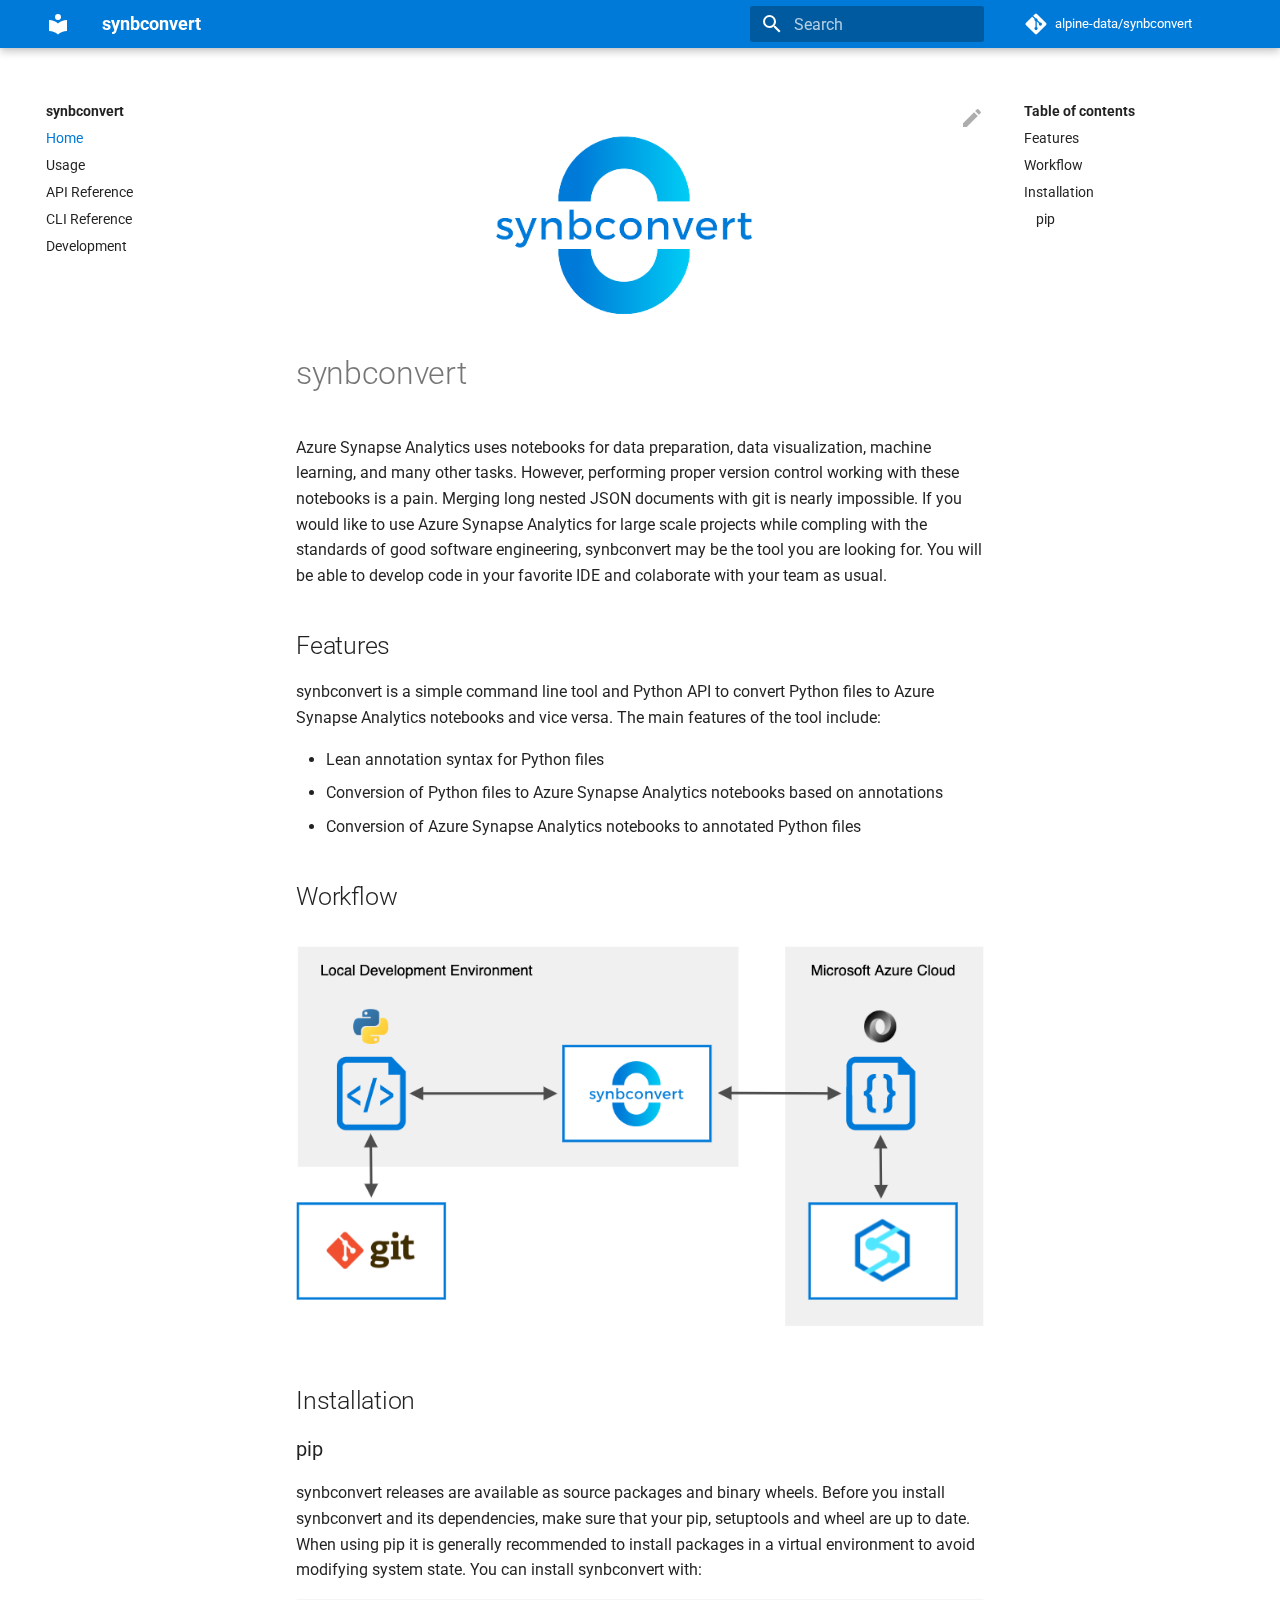
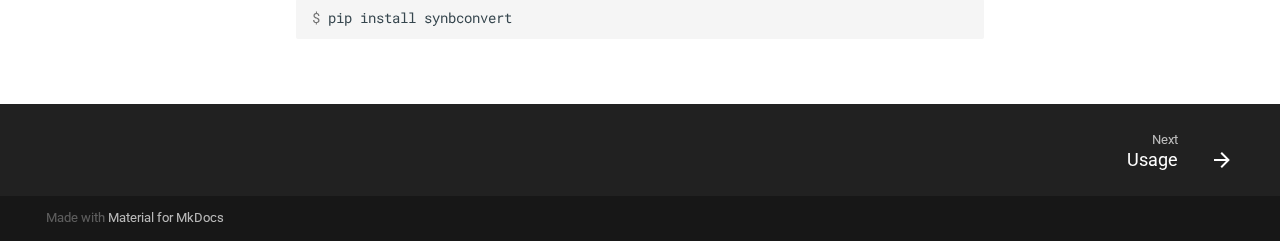
<file: index.html>
<!doctype html>
<html lang="en" class="no-js">
  <head>
    
      <meta charset="utf-8">
      <meta name="viewport" content="width=device-width,initial-scale=1">
      
      
      
      <link rel="icon" href="img/favicon.png">
      <meta name="generator" content="mkdocs-1.2.3, mkdocs-material-8.2.5">
    
    
      
        <title>synbconvert</title>
      
    
    
      <link rel="stylesheet" href="assets/stylesheets/main.2d9f7617.min.css">
      
        
        <link rel="stylesheet" href="assets/stylesheets/palette.e6a45f82.min.css">
        
      
    
    
    
      
        
        
        <link rel="preconnect" href="https://fonts.gstatic.com" crossorigin>
        <link rel="stylesheet" href="https://fonts.googleapis.com/css?family=Roboto:300,300i,400,400i,700,700i%7CRoboto+Mono:400,400i,700,700i&display=fallback">
        <style>:root{--md-text-font:"Roboto";--md-code-font:"Roboto Mono"}</style>
      
    
    
      <link rel="stylesheet" href="assets/_mkdocstrings.css">
    
      <link rel="stylesheet" href="stylesheets/extra.css">
    
    <script>__md_scope=new URL(".",location),__md_get=(e,_=localStorage,t=__md_scope)=>JSON.parse(_.getItem(t.pathname+"."+e)),__md_set=(e,_,t=localStorage,a=__md_scope)=>{try{t.setItem(a.pathname+"."+e,JSON.stringify(_))}catch(e){}}</script>
    
      

    
    
  </head>
  
  
    
    
    
    
    
    <body dir="ltr" data-md-color-scheme="" data-md-color-primary="none" data-md-color-accent="none">
  
    
    
    <input class="md-toggle" data-md-toggle="drawer" type="checkbox" id="__drawer" autocomplete="off">
    <input class="md-toggle" data-md-toggle="search" type="checkbox" id="__search" autocomplete="off">
    <label class="md-overlay" for="__drawer"></label>
    <div data-md-component="skip">
      
        
        <a href="#synbconvert" class="md-skip">
          Skip to content
        </a>
      
    </div>
    <div data-md-component="announce">
      
    </div>
    
    
      

<header class="md-header" data-md-component="header">
  <nav class="md-header__inner md-grid" aria-label="Header">
    <a href="." title="synbconvert" class="md-header__button md-logo" aria-label="synbconvert" data-md-component="logo">
      
  
  <svg xmlns="http://www.w3.org/2000/svg" viewBox="0 0 24 24"><path d="M12 8a3 3 0 0 0 3-3 3 3 0 0 0-3-3 3 3 0 0 0-3 3 3 3 0 0 0 3 3m0 3.54C9.64 9.35 6.5 8 3 8v11c3.5 0 6.64 1.35 9 3.54 2.36-2.19 5.5-3.54 9-3.54V8c-3.5 0-6.64 1.35-9 3.54z"/></svg>

    </a>
    <label class="md-header__button md-icon" for="__drawer">
      <svg xmlns="http://www.w3.org/2000/svg" viewBox="0 0 24 24"><path d="M3 6h18v2H3V6m0 5h18v2H3v-2m0 5h18v2H3v-2z"/></svg>
    </label>
    <div class="md-header__title" data-md-component="header-title">
      <div class="md-header__ellipsis">
        <div class="md-header__topic">
          <span class="md-ellipsis">
            synbconvert
          </span>
        </div>
        <div class="md-header__topic" data-md-component="header-topic">
          <span class="md-ellipsis">
            
              Home
            
          </span>
        </div>
      </div>
    </div>
    
    
    
      <label class="md-header__button md-icon" for="__search">
        <svg xmlns="http://www.w3.org/2000/svg" viewBox="0 0 24 24"><path d="M9.5 3A6.5 6.5 0 0 1 16 9.5c0 1.61-.59 3.09-1.56 4.23l.27.27h.79l5 5-1.5 1.5-5-5v-.79l-.27-.27A6.516 6.516 0 0 1 9.5 16 6.5 6.5 0 0 1 3 9.5 6.5 6.5 0 0 1 9.5 3m0 2C7 5 5 7 5 9.5S7 14 9.5 14 14 12 14 9.5 12 5 9.5 5z"/></svg>
      </label>
      <div class="md-search" data-md-component="search" role="dialog">
  <label class="md-search__overlay" for="__search"></label>
  <div class="md-search__inner" role="search">
    <form class="md-search__form" name="search">
      <input type="text" class="md-search__input" name="query" aria-label="Search" placeholder="Search" autocapitalize="off" autocorrect="off" autocomplete="off" spellcheck="false" data-md-component="search-query" required>
      <label class="md-search__icon md-icon" for="__search">
        <svg xmlns="http://www.w3.org/2000/svg" viewBox="0 0 24 24"><path d="M9.5 3A6.5 6.5 0 0 1 16 9.5c0 1.61-.59 3.09-1.56 4.23l.27.27h.79l5 5-1.5 1.5-5-5v-.79l-.27-.27A6.516 6.516 0 0 1 9.5 16 6.5 6.5 0 0 1 3 9.5 6.5 6.5 0 0 1 9.5 3m0 2C7 5 5 7 5 9.5S7 14 9.5 14 14 12 14 9.5 12 5 9.5 5z"/></svg>
        <svg xmlns="http://www.w3.org/2000/svg" viewBox="0 0 24 24"><path d="M20 11v2H8l5.5 5.5-1.42 1.42L4.16 12l7.92-7.92L13.5 5.5 8 11h12z"/></svg>
      </label>
      <nav class="md-search__options" aria-label="Search">
        
        <button type="reset" class="md-search__icon md-icon" aria-label="Clear" tabindex="-1">
          <svg xmlns="http://www.w3.org/2000/svg" viewBox="0 0 24 24"><path d="M19 6.41 17.59 5 12 10.59 6.41 5 5 6.41 10.59 12 5 17.59 6.41 19 12 13.41 17.59 19 19 17.59 13.41 12 19 6.41z"/></svg>
        </button>
      </nav>
      
    </form>
    <div class="md-search__output">
      <div class="md-search__scrollwrap" data-md-scrollfix>
        <div class="md-search-result" data-md-component="search-result">
          <div class="md-search-result__meta">
            Initializing search
          </div>
          <ol class="md-search-result__list"></ol>
        </div>
      </div>
    </div>
  </div>
</div>
    
    
      <div class="md-header__source">
        <a href="https://github.com/alpine-data/synbconvert/" title="Go to repository" class="md-source" data-md-component="source">
  <div class="md-source__icon md-icon">
    
    <svg xmlns="http://www.w3.org/2000/svg" viewBox="0 0 448 512"><!--! Font Awesome Free 6.0.0 by @fontawesome - https://fontawesome.com License - https://fontawesome.com/license/free (Icons: CC BY 4.0, Fonts: SIL OFL 1.1, Code: MIT License) Copyright 2022 Fonticons, Inc.--><path d="M439.55 236.05 244 40.45a28.87 28.87 0 0 0-40.81 0l-40.66 40.63 51.52 51.52c27.06-9.14 52.68 16.77 43.39 43.68l49.66 49.66c34.23-11.8 61.18 31 35.47 56.69-26.49 26.49-70.21-2.87-56-37.34L240.22 199v121.85c25.3 12.54 22.26 41.85 9.08 55a34.34 34.34 0 0 1-48.55 0c-17.57-17.6-11.07-46.91 11.25-56v-123c-20.8-8.51-24.6-30.74-18.64-45L142.57 101 8.45 235.14a28.86 28.86 0 0 0 0 40.81l195.61 195.6a28.86 28.86 0 0 0 40.8 0l194.69-194.69a28.86 28.86 0 0 0 0-40.81z"/></svg>
  </div>
  <div class="md-source__repository">
    alpine-data/synbconvert
  </div>
</a>
      </div>
    
  </nav>
  
</header>
    
    <div class="md-container" data-md-component="container">
      
      
        
          
        
      
      <main class="md-main" data-md-component="main">
        <div class="md-main__inner md-grid">
          
            
              
              <div class="md-sidebar md-sidebar--primary" data-md-component="sidebar" data-md-type="navigation" >
                <div class="md-sidebar__scrollwrap">
                  <div class="md-sidebar__inner">
                    


<nav class="md-nav md-nav--primary" aria-label="Navigation" data-md-level="0">
  <label class="md-nav__title" for="__drawer">
    <a href="." title="synbconvert" class="md-nav__button md-logo" aria-label="synbconvert" data-md-component="logo">
      
  
  <svg xmlns="http://www.w3.org/2000/svg" viewBox="0 0 24 24"><path d="M12 8a3 3 0 0 0 3-3 3 3 0 0 0-3-3 3 3 0 0 0-3 3 3 3 0 0 0 3 3m0 3.54C9.64 9.35 6.5 8 3 8v11c3.5 0 6.64 1.35 9 3.54 2.36-2.19 5.5-3.54 9-3.54V8c-3.5 0-6.64 1.35-9 3.54z"/></svg>

    </a>
    synbconvert
  </label>
  
    <div class="md-nav__source">
      <a href="https://github.com/alpine-data/synbconvert/" title="Go to repository" class="md-source" data-md-component="source">
  <div class="md-source__icon md-icon">
    
    <svg xmlns="http://www.w3.org/2000/svg" viewBox="0 0 448 512"><!--! Font Awesome Free 6.0.0 by @fontawesome - https://fontawesome.com License - https://fontawesome.com/license/free (Icons: CC BY 4.0, Fonts: SIL OFL 1.1, Code: MIT License) Copyright 2022 Fonticons, Inc.--><path d="M439.55 236.05 244 40.45a28.87 28.87 0 0 0-40.81 0l-40.66 40.63 51.52 51.52c27.06-9.14 52.68 16.77 43.39 43.68l49.66 49.66c34.23-11.8 61.18 31 35.47 56.69-26.49 26.49-70.21-2.87-56-37.34L240.22 199v121.85c25.3 12.54 22.26 41.85 9.08 55a34.34 34.34 0 0 1-48.55 0c-17.57-17.6-11.07-46.91 11.25-56v-123c-20.8-8.51-24.6-30.74-18.64-45L142.57 101 8.45 235.14a28.86 28.86 0 0 0 0 40.81l195.61 195.6a28.86 28.86 0 0 0 40.8 0l194.69-194.69a28.86 28.86 0 0 0 0-40.81z"/></svg>
  </div>
  <div class="md-source__repository">
    alpine-data/synbconvert
  </div>
</a>
    </div>
  
  <ul class="md-nav__list" data-md-scrollfix>
    
      
      
      

  
  
    
  
  
    <li class="md-nav__item md-nav__item--active">
      
      <input class="md-nav__toggle md-toggle" data-md-toggle="toc" type="checkbox" id="__toc">
      
      
        
      
      
        <label class="md-nav__link md-nav__link--active" for="__toc">
          Home
          <span class="md-nav__icon md-icon"></span>
        </label>
      
      <a href="." class="md-nav__link md-nav__link--active">
        Home
      </a>
      
        

<nav class="md-nav md-nav--secondary" aria-label="Table of contents">
  
  
  
    
  
  
    <label class="md-nav__title" for="__toc">
      <span class="md-nav__icon md-icon"></span>
      Table of contents
    </label>
    <ul class="md-nav__list" data-md-component="toc" data-md-scrollfix>
      
        <li class="md-nav__item">
  <a href="#features" class="md-nav__link">
    Features
  </a>
  
</li>
      
        <li class="md-nav__item">
  <a href="#workflow" class="md-nav__link">
    Workflow
  </a>
  
</li>
      
        <li class="md-nav__item">
  <a href="#installation" class="md-nav__link">
    Installation
  </a>
  
    <nav class="md-nav" aria-label="Installation">
      <ul class="md-nav__list">
        
          <li class="md-nav__item">
  <a href="#pip" class="md-nav__link">
    pip
  </a>
  
</li>
        
      </ul>
    </nav>
  
</li>
      
    </ul>
  
</nav>
      
    </li>
  

    
      
      
      

  
  
  
    <li class="md-nav__item">
      <a href="usage/" class="md-nav__link">
        Usage
      </a>
    </li>
  

    
      
      
      

  
  
  
    <li class="md-nav__item">
      <a href="api/" class="md-nav__link">
        API Reference
      </a>
    </li>
  

    
      
      
      

  
  
  
    <li class="md-nav__item">
      <a href="cli/" class="md-nav__link">
        CLI Reference
      </a>
    </li>
  

    
      
      
      

  
  
  
    <li class="md-nav__item">
      <a href="dev/" class="md-nav__link">
        Development
      </a>
    </li>
  

    
  </ul>
</nav>
                  </div>
                </div>
              </div>
            
            
              
              <div class="md-sidebar md-sidebar--secondary" data-md-component="sidebar" data-md-type="toc" >
                <div class="md-sidebar__scrollwrap">
                  <div class="md-sidebar__inner">
                    

<nav class="md-nav md-nav--secondary" aria-label="Table of contents">
  
  
  
    
  
  
    <label class="md-nav__title" for="__toc">
      <span class="md-nav__icon md-icon"></span>
      Table of contents
    </label>
    <ul class="md-nav__list" data-md-component="toc" data-md-scrollfix>
      
        <li class="md-nav__item">
  <a href="#features" class="md-nav__link">
    Features
  </a>
  
</li>
      
        <li class="md-nav__item">
  <a href="#workflow" class="md-nav__link">
    Workflow
  </a>
  
</li>
      
        <li class="md-nav__item">
  <a href="#installation" class="md-nav__link">
    Installation
  </a>
  
    <nav class="md-nav" aria-label="Installation">
      <ul class="md-nav__list">
        
          <li class="md-nav__item">
  <a href="#pip" class="md-nav__link">
    pip
  </a>
  
</li>
        
      </ul>
    </nav>
  
</li>
      
    </ul>
  
</nav>
                  </div>
                </div>
              </div>
            
          
          <div class="md-content" data-md-component="content">
            <article class="md-content__inner md-typeset">
              
                
<a href="https://github.com/alpine-data/synbconvert/edit/main/docs/index.md" title="Edit this page" class="md-content__button md-icon">
  <svg xmlns="http://www.w3.org/2000/svg" viewBox="0 0 24 24"><path d="M20.71 7.04c.39-.39.39-1.04 0-1.41l-2.34-2.34c-.37-.39-1.02-.39-1.41 0l-1.84 1.83 3.75 3.75M3 17.25V21h3.75L17.81 9.93l-3.75-3.75L3 17.25z"/></svg>
</a>



<figure>
<p><img alt="Image title" src="img/logo.png" width="400" /></p>
</figure>
<h1 id="synbconvert">synbconvert</h1>
<p>Azure Synapse Analytics uses notebooks for data preparation, data visualization, machine learning, and many other tasks. 
However, performing proper version control working with these notebooks is a pain. 
Merging long nested JSON documents with git is nearly impossible.
If you would like to use Azure Synapse Analytics for large scale projects while compling with the standards of good software engineering, synbconvert may be the tool you are looking for.
You will be able to develop code in your favorite IDE and colaborate with your team as usual.</p>
<h2 id="features">Features</h2>
<p>synbconvert is a simple command line tool and Python API to convert Python files to Azure Synapse Analytics notebooks and vice versa.
The main features of the tool include:</p>
<ul>
<li>Lean annotation syntax for Python files</li>
<li>Conversion of Python files to Azure Synapse Analytics notebooks based on annotations</li>
<li>Conversion of Azure Synapse Analytics notebooks to annotated Python files</li>
</ul>
<h2 id="workflow">Workflow</h2>
<figure>
<p><img alt="Image title" src="img/workflow.png" width="885" /></p>
</figure>
<h2 id="installation">Installation</h2>
<h3 id="pip">pip</h3>
<p>synbconvert releases are available as source packages and binary wheels. Before you install synbconvert and its dependencies, make sure that your pip, setuptools and wheel are up to date. When using pip it is generally recommended to install packages in a virtual environment to avoid modifying system state. You can install synbconvert with:</p>
<div class="highlight"><pre><span></span><code><a id="__codelineno-0-1" name="__codelineno-0-1" href="#__codelineno-0-1"></a><span class="gp">$ </span>pip install synbconvert
</code></pre></div>
<p><br></p>

              
            </article>
          </div>
        </div>
        
      </main>
      
        <footer class="md-footer">
  
    <nav class="md-footer__inner md-grid" aria-label="Footer">
      
      
        
        <a href="usage/" class="md-footer__link md-footer__link--next" aria-label="Next: Usage" rel="next">
          <div class="md-footer__title">
            <div class="md-ellipsis">
              <span class="md-footer__direction">
                Next
              </span>
              Usage
            </div>
          </div>
          <div class="md-footer__button md-icon">
            <svg xmlns="http://www.w3.org/2000/svg" viewBox="0 0 24 24"><path d="M4 11v2h12l-5.5 5.5 1.42 1.42L19.84 12l-7.92-7.92L10.5 5.5 16 11H4z"/></svg>
          </div>
        </a>
      
    </nav>
  
  <div class="md-footer-meta md-typeset">
    <div class="md-footer-meta__inner md-grid">
      <div class="md-copyright">
  
  
    Made with
    <a href="https://squidfunk.github.io/mkdocs-material/" target="_blank" rel="noopener">
      Material for MkDocs
    </a>
  
</div>
      
    </div>
  </div>
</footer>
      
    </div>
    <div class="md-dialog" data-md-component="dialog">
      <div class="md-dialog__inner md-typeset"></div>
    </div>
    <script id="__config" type="application/json">{"base": ".", "features": [], "translations": {"clipboard.copy": "Copy to clipboard", "clipboard.copied": "Copied to clipboard", "search.config.lang": "en", "search.config.pipeline": "trimmer, stopWordFilter", "search.config.separator": "[\\s\\-]+", "search.placeholder": "Search", "search.result.placeholder": "Type to start searching", "search.result.none": "No matching documents", "search.result.one": "1 matching document", "search.result.other": "# matching documents", "search.result.more.one": "1 more on this page", "search.result.more.other": "# more on this page", "search.result.term.missing": "Missing", "select.version.title": "Select version"}, "search": "assets/javascripts/workers/search.bd0b6b67.min.js"}</script>
    
    
      <script src="assets/javascripts/bundle.467223ff.min.js"></script>
      
    
  </body>
</html>
</file>
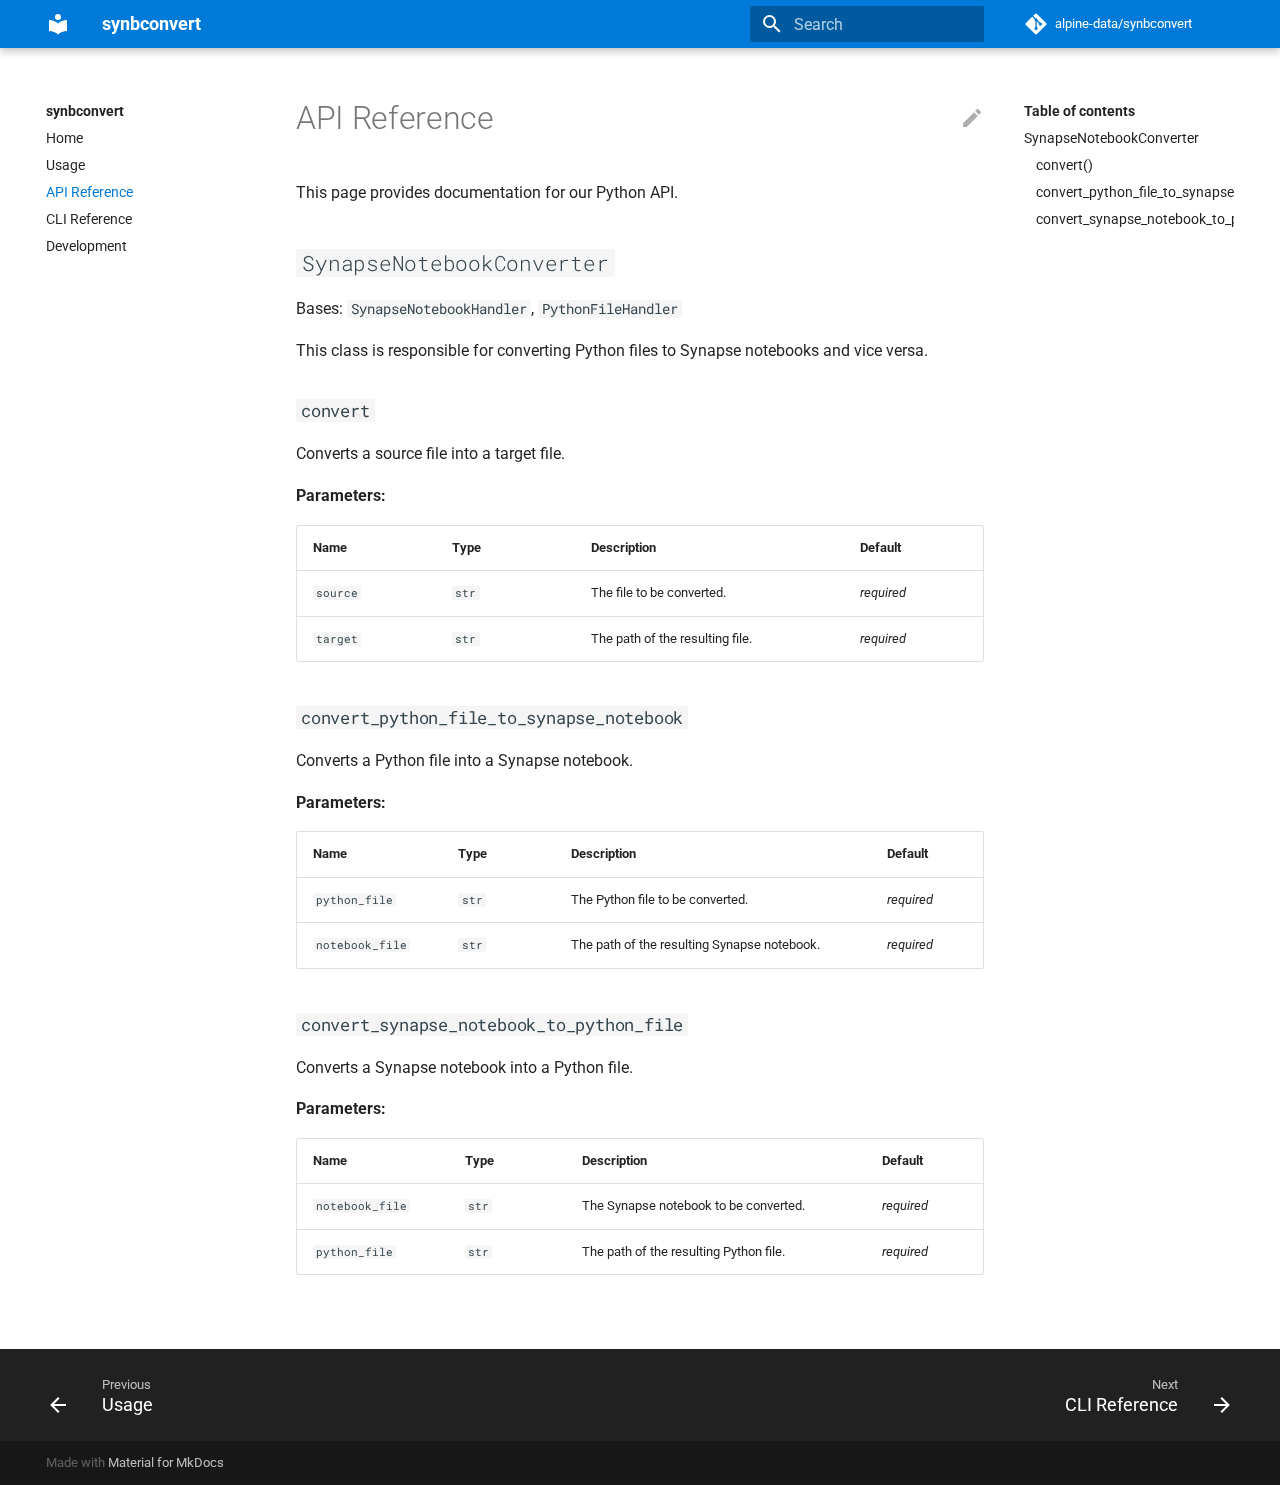
<file: api/index.html>
<!doctype html>
<html lang="en" class="no-js">
  <head>
    
      <meta charset="utf-8">
      <meta name="viewport" content="width=device-width,initial-scale=1">
      
      
      
      <link rel="icon" href="../img/favicon.png">
      <meta name="generator" content="mkdocs-1.2.3, mkdocs-material-8.2.5">
    
    
      
        <title>API Reference - synbconvert</title>
      
    
    
      <link rel="stylesheet" href="../assets/stylesheets/main.2d9f7617.min.css">
      
        
        <link rel="stylesheet" href="../assets/stylesheets/palette.e6a45f82.min.css">
        
      
    
    
    
      
        
        
        <link rel="preconnect" href="https://fonts.gstatic.com" crossorigin>
        <link rel="stylesheet" href="https://fonts.googleapis.com/css?family=Roboto:300,300i,400,400i,700,700i%7CRoboto+Mono:400,400i,700,700i&display=fallback">
        <style>:root{--md-text-font:"Roboto";--md-code-font:"Roboto Mono"}</style>
      
    
    
      <link rel="stylesheet" href="../assets/_mkdocstrings.css">
    
      <link rel="stylesheet" href="../stylesheets/extra.css">
    
    <script>__md_scope=new URL("..",location),__md_get=(e,_=localStorage,t=__md_scope)=>JSON.parse(_.getItem(t.pathname+"."+e)),__md_set=(e,_,t=localStorage,a=__md_scope)=>{try{t.setItem(a.pathname+"."+e,JSON.stringify(_))}catch(e){}}</script>
    
      

    
    
  </head>
  
  
    
    
    
    
    
    <body dir="ltr" data-md-color-scheme="" data-md-color-primary="none" data-md-color-accent="none">
  
    
    
    <input class="md-toggle" data-md-toggle="drawer" type="checkbox" id="__drawer" autocomplete="off">
    <input class="md-toggle" data-md-toggle="search" type="checkbox" id="__search" autocomplete="off">
    <label class="md-overlay" for="__drawer"></label>
    <div data-md-component="skip">
      
        
        <a href="#api-reference" class="md-skip">
          Skip to content
        </a>
      
    </div>
    <div data-md-component="announce">
      
    </div>
    
    
      

<header class="md-header" data-md-component="header">
  <nav class="md-header__inner md-grid" aria-label="Header">
    <a href=".." title="synbconvert" class="md-header__button md-logo" aria-label="synbconvert" data-md-component="logo">
      
  
  <svg xmlns="http://www.w3.org/2000/svg" viewBox="0 0 24 24"><path d="M12 8a3 3 0 0 0 3-3 3 3 0 0 0-3-3 3 3 0 0 0-3 3 3 3 0 0 0 3 3m0 3.54C9.64 9.35 6.5 8 3 8v11c3.5 0 6.64 1.35 9 3.54 2.36-2.19 5.5-3.54 9-3.54V8c-3.5 0-6.64 1.35-9 3.54z"/></svg>

    </a>
    <label class="md-header__button md-icon" for="__drawer">
      <svg xmlns="http://www.w3.org/2000/svg" viewBox="0 0 24 24"><path d="M3 6h18v2H3V6m0 5h18v2H3v-2m0 5h18v2H3v-2z"/></svg>
    </label>
    <div class="md-header__title" data-md-component="header-title">
      <div class="md-header__ellipsis">
        <div class="md-header__topic">
          <span class="md-ellipsis">
            synbconvert
          </span>
        </div>
        <div class="md-header__topic" data-md-component="header-topic">
          <span class="md-ellipsis">
            
              API Reference
            
          </span>
        </div>
      </div>
    </div>
    
    
    
      <label class="md-header__button md-icon" for="__search">
        <svg xmlns="http://www.w3.org/2000/svg" viewBox="0 0 24 24"><path d="M9.5 3A6.5 6.5 0 0 1 16 9.5c0 1.61-.59 3.09-1.56 4.23l.27.27h.79l5 5-1.5 1.5-5-5v-.79l-.27-.27A6.516 6.516 0 0 1 9.5 16 6.5 6.5 0 0 1 3 9.5 6.5 6.5 0 0 1 9.5 3m0 2C7 5 5 7 5 9.5S7 14 9.5 14 14 12 14 9.5 12 5 9.5 5z"/></svg>
      </label>
      <div class="md-search" data-md-component="search" role="dialog">
  <label class="md-search__overlay" for="__search"></label>
  <div class="md-search__inner" role="search">
    <form class="md-search__form" name="search">
      <input type="text" class="md-search__input" name="query" aria-label="Search" placeholder="Search" autocapitalize="off" autocorrect="off" autocomplete="off" spellcheck="false" data-md-component="search-query" required>
      <label class="md-search__icon md-icon" for="__search">
        <svg xmlns="http://www.w3.org/2000/svg" viewBox="0 0 24 24"><path d="M9.5 3A6.5 6.5 0 0 1 16 9.5c0 1.61-.59 3.09-1.56 4.23l.27.27h.79l5 5-1.5 1.5-5-5v-.79l-.27-.27A6.516 6.516 0 0 1 9.5 16 6.5 6.5 0 0 1 3 9.5 6.5 6.5 0 0 1 9.5 3m0 2C7 5 5 7 5 9.5S7 14 9.5 14 14 12 14 9.5 12 5 9.5 5z"/></svg>
        <svg xmlns="http://www.w3.org/2000/svg" viewBox="0 0 24 24"><path d="M20 11v2H8l5.5 5.5-1.42 1.42L4.16 12l7.92-7.92L13.5 5.5 8 11h12z"/></svg>
      </label>
      <nav class="md-search__options" aria-label="Search">
        
        <button type="reset" class="md-search__icon md-icon" aria-label="Clear" tabindex="-1">
          <svg xmlns="http://www.w3.org/2000/svg" viewBox="0 0 24 24"><path d="M19 6.41 17.59 5 12 10.59 6.41 5 5 6.41 10.59 12 5 17.59 6.41 19 12 13.41 17.59 19 19 17.59 13.41 12 19 6.41z"/></svg>
        </button>
      </nav>
      
    </form>
    <div class="md-search__output">
      <div class="md-search__scrollwrap" data-md-scrollfix>
        <div class="md-search-result" data-md-component="search-result">
          <div class="md-search-result__meta">
            Initializing search
          </div>
          <ol class="md-search-result__list"></ol>
        </div>
      </div>
    </div>
  </div>
</div>
    
    
      <div class="md-header__source">
        <a href="https://github.com/alpine-data/synbconvert/" title="Go to repository" class="md-source" data-md-component="source">
  <div class="md-source__icon md-icon">
    
    <svg xmlns="http://www.w3.org/2000/svg" viewBox="0 0 448 512"><!--! Font Awesome Free 6.0.0 by @fontawesome - https://fontawesome.com License - https://fontawesome.com/license/free (Icons: CC BY 4.0, Fonts: SIL OFL 1.1, Code: MIT License) Copyright 2022 Fonticons, Inc.--><path d="M439.55 236.05 244 40.45a28.87 28.87 0 0 0-40.81 0l-40.66 40.63 51.52 51.52c27.06-9.14 52.68 16.77 43.39 43.68l49.66 49.66c34.23-11.8 61.18 31 35.47 56.69-26.49 26.49-70.21-2.87-56-37.34L240.22 199v121.85c25.3 12.54 22.26 41.85 9.08 55a34.34 34.34 0 0 1-48.55 0c-17.57-17.6-11.07-46.91 11.25-56v-123c-20.8-8.51-24.6-30.74-18.64-45L142.57 101 8.45 235.14a28.86 28.86 0 0 0 0 40.81l195.61 195.6a28.86 28.86 0 0 0 40.8 0l194.69-194.69a28.86 28.86 0 0 0 0-40.81z"/></svg>
  </div>
  <div class="md-source__repository">
    alpine-data/synbconvert
  </div>
</a>
      </div>
    
  </nav>
  
</header>
    
    <div class="md-container" data-md-component="container">
      
      
        
          
        
      
      <main class="md-main" data-md-component="main">
        <div class="md-main__inner md-grid">
          
            
              
              <div class="md-sidebar md-sidebar--primary" data-md-component="sidebar" data-md-type="navigation" >
                <div class="md-sidebar__scrollwrap">
                  <div class="md-sidebar__inner">
                    


<nav class="md-nav md-nav--primary" aria-label="Navigation" data-md-level="0">
  <label class="md-nav__title" for="__drawer">
    <a href=".." title="synbconvert" class="md-nav__button md-logo" aria-label="synbconvert" data-md-component="logo">
      
  
  <svg xmlns="http://www.w3.org/2000/svg" viewBox="0 0 24 24"><path d="M12 8a3 3 0 0 0 3-3 3 3 0 0 0-3-3 3 3 0 0 0-3 3 3 3 0 0 0 3 3m0 3.54C9.64 9.35 6.5 8 3 8v11c3.5 0 6.64 1.35 9 3.54 2.36-2.19 5.5-3.54 9-3.54V8c-3.5 0-6.64 1.35-9 3.54z"/></svg>

    </a>
    synbconvert
  </label>
  
    <div class="md-nav__source">
      <a href="https://github.com/alpine-data/synbconvert/" title="Go to repository" class="md-source" data-md-component="source">
  <div class="md-source__icon md-icon">
    
    <svg xmlns="http://www.w3.org/2000/svg" viewBox="0 0 448 512"><!--! Font Awesome Free 6.0.0 by @fontawesome - https://fontawesome.com License - https://fontawesome.com/license/free (Icons: CC BY 4.0, Fonts: SIL OFL 1.1, Code: MIT License) Copyright 2022 Fonticons, Inc.--><path d="M439.55 236.05 244 40.45a28.87 28.87 0 0 0-40.81 0l-40.66 40.63 51.52 51.52c27.06-9.14 52.68 16.77 43.39 43.68l49.66 49.66c34.23-11.8 61.18 31 35.47 56.69-26.49 26.49-70.21-2.87-56-37.34L240.22 199v121.85c25.3 12.54 22.26 41.85 9.08 55a34.34 34.34 0 0 1-48.55 0c-17.57-17.6-11.07-46.91 11.25-56v-123c-20.8-8.51-24.6-30.74-18.64-45L142.57 101 8.45 235.14a28.86 28.86 0 0 0 0 40.81l195.61 195.6a28.86 28.86 0 0 0 40.8 0l194.69-194.69a28.86 28.86 0 0 0 0-40.81z"/></svg>
  </div>
  <div class="md-source__repository">
    alpine-data/synbconvert
  </div>
</a>
    </div>
  
  <ul class="md-nav__list" data-md-scrollfix>
    
      
      
      

  
  
  
    <li class="md-nav__item">
      <a href=".." class="md-nav__link">
        Home
      </a>
    </li>
  

    
      
      
      

  
  
  
    <li class="md-nav__item">
      <a href="../usage/" class="md-nav__link">
        Usage
      </a>
    </li>
  

    
      
      
      

  
  
    
  
  
    <li class="md-nav__item md-nav__item--active">
      
      <input class="md-nav__toggle md-toggle" data-md-toggle="toc" type="checkbox" id="__toc">
      
      
        
      
      
        <label class="md-nav__link md-nav__link--active" for="__toc">
          API Reference
          <span class="md-nav__icon md-icon"></span>
        </label>
      
      <a href="./" class="md-nav__link md-nav__link--active">
        API Reference
      </a>
      
        

<nav class="md-nav md-nav--secondary" aria-label="Table of contents">
  
  
  
    
  
  
    <label class="md-nav__title" for="__toc">
      <span class="md-nav__icon md-icon"></span>
      Table of contents
    </label>
    <ul class="md-nav__list" data-md-component="toc" data-md-scrollfix>
      
        <li class="md-nav__item">
  <a href="#synbconvert.synbconvert.SynapseNotebookConverter" class="md-nav__link">
    SynapseNotebookConverter
  </a>
  
    <nav class="md-nav" aria-label="SynapseNotebookConverter">
      <ul class="md-nav__list">
        
          <li class="md-nav__item">
  <a href="#synbconvert.synbconvert.SynapseNotebookConverter.convert" class="md-nav__link">
    convert()
  </a>
  
</li>
        
          <li class="md-nav__item">
  <a href="#synbconvert.synbconvert.SynapseNotebookConverter.convert_python_file_to_synapse_notebook" class="md-nav__link">
    convert_python_file_to_synapse_notebook()
  </a>
  
</li>
        
          <li class="md-nav__item">
  <a href="#synbconvert.synbconvert.SynapseNotebookConverter.convert_synapse_notebook_to_python_file" class="md-nav__link">
    convert_synapse_notebook_to_python_file()
  </a>
  
</li>
        
      </ul>
    </nav>
  
</li>
      
    </ul>
  
</nav>
      
    </li>
  

    
      
      
      

  
  
  
    <li class="md-nav__item">
      <a href="../cli/" class="md-nav__link">
        CLI Reference
      </a>
    </li>
  

    
      
      
      

  
  
  
    <li class="md-nav__item">
      <a href="../dev/" class="md-nav__link">
        Development
      </a>
    </li>
  

    
  </ul>
</nav>
                  </div>
                </div>
              </div>
            
            
              
              <div class="md-sidebar md-sidebar--secondary" data-md-component="sidebar" data-md-type="toc" >
                <div class="md-sidebar__scrollwrap">
                  <div class="md-sidebar__inner">
                    

<nav class="md-nav md-nav--secondary" aria-label="Table of contents">
  
  
  
    
  
  
    <label class="md-nav__title" for="__toc">
      <span class="md-nav__icon md-icon"></span>
      Table of contents
    </label>
    <ul class="md-nav__list" data-md-component="toc" data-md-scrollfix>
      
        <li class="md-nav__item">
  <a href="#synbconvert.synbconvert.SynapseNotebookConverter" class="md-nav__link">
    SynapseNotebookConverter
  </a>
  
    <nav class="md-nav" aria-label="SynapseNotebookConverter">
      <ul class="md-nav__list">
        
          <li class="md-nav__item">
  <a href="#synbconvert.synbconvert.SynapseNotebookConverter.convert" class="md-nav__link">
    convert()
  </a>
  
</li>
        
          <li class="md-nav__item">
  <a href="#synbconvert.synbconvert.SynapseNotebookConverter.convert_python_file_to_synapse_notebook" class="md-nav__link">
    convert_python_file_to_synapse_notebook()
  </a>
  
</li>
        
          <li class="md-nav__item">
  <a href="#synbconvert.synbconvert.SynapseNotebookConverter.convert_synapse_notebook_to_python_file" class="md-nav__link">
    convert_synapse_notebook_to_python_file()
  </a>
  
</li>
        
      </ul>
    </nav>
  
</li>
      
    </ul>
  
</nav>
                  </div>
                </div>
              </div>
            
          
          <div class="md-content" data-md-component="content">
            <article class="md-content__inner md-typeset">
              
                
<a href="https://github.com/alpine-data/synbconvert/edit/main/docs/api.md" title="Edit this page" class="md-content__button md-icon">
  <svg xmlns="http://www.w3.org/2000/svg" viewBox="0 0 24 24"><path d="M20.71 7.04c.39-.39.39-1.04 0-1.41l-2.34-2.34c-.37-.39-1.02-.39-1.41 0l-1.84 1.83 3.75 3.75M3 17.25V21h3.75L17.81 9.93l-3.75-3.75L3 17.25z"/></svg>
</a>



<h1 id="api-reference">API Reference</h1>
<p>This page provides documentation for our Python API.</p>


  <div class="doc doc-object doc-class">



<h2 id="synbconvert.synbconvert.SynapseNotebookConverter" class="doc doc-heading">
          <code>SynapseNotebookConverter</code>



</h2>


    <div class="doc doc-contents first">
        <p class="doc doc-class-bases">
          Bases: <code><span title="synbconvert.syn_notebook_handler.SynapseNotebookHandler">SynapseNotebookHandler</span></code>, <code><span title="synbconvert.python_file_handler.PythonFileHandler">PythonFileHandler</span></code></p>


      <p>This class is responsible for converting Python files to Synapse notebooks and vice versa.</p>





  <div class="doc doc-children">









  <div class="doc doc-object doc-function">



<h3 id="synbconvert.synbconvert.SynapseNotebookConverter.convert" class="doc doc-heading">
<code class="highlight language-python"><span class="n">convert</span></code>


</h3>


    <div class="doc doc-contents ">

      <p>Converts a source file into a target file.</p>

  <p><strong>Parameters:</strong></p>
  <table>
    <thead>
      <tr>
        <th>Name</th>
        <th>Type</th>
        <th>Description</th>
        <th>Default</th>
      </tr>
    </thead>
    <tbody>
        <tr>
          <td><code>source</code></td>
          <td>
                <code>str</code>
          </td>
          <td><p>The file to be converted.</p></td>
          <td>
              <em>required</em>
          </td>
        </tr>
        <tr>
          <td><code>target</code></td>
          <td>
                <code>str</code>
          </td>
          <td><p>The path of the resulting file.</p></td>
          <td>
              <em>required</em>
          </td>
        </tr>
    </tbody>
  </table>

    </div>

  </div>



  <div class="doc doc-object doc-function">



<h3 id="synbconvert.synbconvert.SynapseNotebookConverter.convert_python_file_to_synapse_notebook" class="doc doc-heading">
<code class="highlight language-python"><span class="n">convert_python_file_to_synapse_notebook</span></code>


</h3>


    <div class="doc doc-contents ">

      <p>Converts a Python file into a Synapse notebook.</p>

  <p><strong>Parameters:</strong></p>
  <table>
    <thead>
      <tr>
        <th>Name</th>
        <th>Type</th>
        <th>Description</th>
        <th>Default</th>
      </tr>
    </thead>
    <tbody>
        <tr>
          <td><code>python_file</code></td>
          <td>
                <code>str</code>
          </td>
          <td><p>The Python file to be converted.</p></td>
          <td>
              <em>required</em>
          </td>
        </tr>
        <tr>
          <td><code>notebook_file</code></td>
          <td>
                <code>str</code>
          </td>
          <td><p>The path of the resulting Synapse notebook.</p></td>
          <td>
              <em>required</em>
          </td>
        </tr>
    </tbody>
  </table>

    </div>

  </div>



  <div class="doc doc-object doc-function">



<h3 id="synbconvert.synbconvert.SynapseNotebookConverter.convert_synapse_notebook_to_python_file" class="doc doc-heading">
<code class="highlight language-python"><span class="n">convert_synapse_notebook_to_python_file</span></code>


</h3>


    <div class="doc doc-contents ">

      <p>Converts a Synapse notebook into a Python file.</p>

  <p><strong>Parameters:</strong></p>
  <table>
    <thead>
      <tr>
        <th>Name</th>
        <th>Type</th>
        <th>Description</th>
        <th>Default</th>
      </tr>
    </thead>
    <tbody>
        <tr>
          <td><code>notebook_file</code></td>
          <td>
                <code>str</code>
          </td>
          <td><p>The Synapse notebook to be converted.</p></td>
          <td>
              <em>required</em>
          </td>
        </tr>
        <tr>
          <td><code>python_file</code></td>
          <td>
                <code>str</code>
          </td>
          <td><p>The path of the resulting Python file.</p></td>
          <td>
              <em>required</em>
          </td>
        </tr>
    </tbody>
  </table>

    </div>

  </div>





  </div>

    </div>

  </div>

<p><br></p>

              
            </article>
          </div>
        </div>
        
      </main>
      
        <footer class="md-footer">
  
    <nav class="md-footer__inner md-grid" aria-label="Footer">
      
        
        <a href="../usage/" class="md-footer__link md-footer__link--prev" aria-label="Previous: Usage" rel="prev">
          <div class="md-footer__button md-icon">
            <svg xmlns="http://www.w3.org/2000/svg" viewBox="0 0 24 24"><path d="M20 11v2H8l5.5 5.5-1.42 1.42L4.16 12l7.92-7.92L13.5 5.5 8 11h12z"/></svg>
          </div>
          <div class="md-footer__title">
            <div class="md-ellipsis">
              <span class="md-footer__direction">
                Previous
              </span>
              Usage
            </div>
          </div>
        </a>
      
      
        
        <a href="../cli/" class="md-footer__link md-footer__link--next" aria-label="Next: CLI Reference" rel="next">
          <div class="md-footer__title">
            <div class="md-ellipsis">
              <span class="md-footer__direction">
                Next
              </span>
              CLI Reference
            </div>
          </div>
          <div class="md-footer__button md-icon">
            <svg xmlns="http://www.w3.org/2000/svg" viewBox="0 0 24 24"><path d="M4 11v2h12l-5.5 5.5 1.42 1.42L19.84 12l-7.92-7.92L10.5 5.5 16 11H4z"/></svg>
          </div>
        </a>
      
    </nav>
  
  <div class="md-footer-meta md-typeset">
    <div class="md-footer-meta__inner md-grid">
      <div class="md-copyright">
  
  
    Made with
    <a href="https://squidfunk.github.io/mkdocs-material/" target="_blank" rel="noopener">
      Material for MkDocs
    </a>
  
</div>
      
    </div>
  </div>
</footer>
      
    </div>
    <div class="md-dialog" data-md-component="dialog">
      <div class="md-dialog__inner md-typeset"></div>
    </div>
    <script id="__config" type="application/json">{"base": "..", "features": [], "translations": {"clipboard.copy": "Copy to clipboard", "clipboard.copied": "Copied to clipboard", "search.config.lang": "en", "search.config.pipeline": "trimmer, stopWordFilter", "search.config.separator": "[\\s\\-]+", "search.placeholder": "Search", "search.result.placeholder": "Type to start searching", "search.result.none": "No matching documents", "search.result.one": "1 matching document", "search.result.other": "# matching documents", "search.result.more.one": "1 more on this page", "search.result.more.other": "# more on this page", "search.result.term.missing": "Missing", "select.version.title": "Select version"}, "search": "../assets/javascripts/workers/search.bd0b6b67.min.js"}</script>
    
    
      <script src="../assets/javascripts/bundle.467223ff.min.js"></script>
      
    
  </body>
</html>
</file>
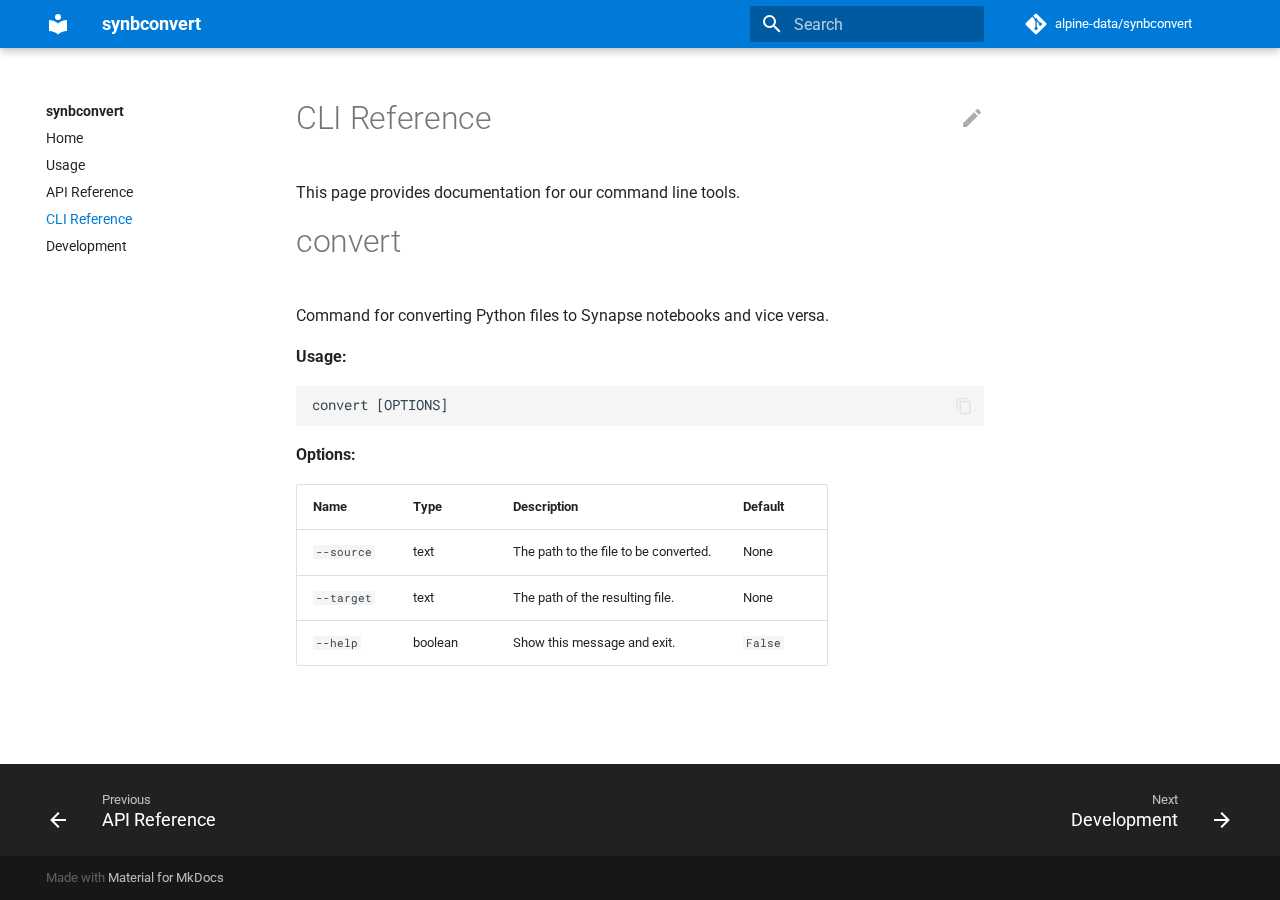
<file: cli/index.html>
<!doctype html>
<html lang="en" class="no-js">
  <head>
    
      <meta charset="utf-8">
      <meta name="viewport" content="width=device-width,initial-scale=1">
      
      
      
      <link rel="icon" href="../img/favicon.png">
      <meta name="generator" content="mkdocs-1.2.3, mkdocs-material-8.2.5">
    
    
      
        <title>CLI Reference - synbconvert</title>
      
    
    
      <link rel="stylesheet" href="../assets/stylesheets/main.2d9f7617.min.css">
      
        
        <link rel="stylesheet" href="../assets/stylesheets/palette.e6a45f82.min.css">
        
      
    
    
    
      
        
        
        <link rel="preconnect" href="https://fonts.gstatic.com" crossorigin>
        <link rel="stylesheet" href="https://fonts.googleapis.com/css?family=Roboto:300,300i,400,400i,700,700i%7CRoboto+Mono:400,400i,700,700i&display=fallback">
        <style>:root{--md-text-font:"Roboto";--md-code-font:"Roboto Mono"}</style>
      
    
    
      <link rel="stylesheet" href="../assets/_mkdocstrings.css">
    
      <link rel="stylesheet" href="../stylesheets/extra.css">
    
    <script>__md_scope=new URL("..",location),__md_get=(e,_=localStorage,t=__md_scope)=>JSON.parse(_.getItem(t.pathname+"."+e)),__md_set=(e,_,t=localStorage,a=__md_scope)=>{try{t.setItem(a.pathname+"."+e,JSON.stringify(_))}catch(e){}}</script>
    
      

    
    
  </head>
  
  
    
    
    
    
    
    <body dir="ltr" data-md-color-scheme="" data-md-color-primary="none" data-md-color-accent="none">
  
    
    
    <input class="md-toggle" data-md-toggle="drawer" type="checkbox" id="__drawer" autocomplete="off">
    <input class="md-toggle" data-md-toggle="search" type="checkbox" id="__search" autocomplete="off">
    <label class="md-overlay" for="__drawer"></label>
    <div data-md-component="skip">
      
        
        <a href="#cli-reference" class="md-skip">
          Skip to content
        </a>
      
    </div>
    <div data-md-component="announce">
      
    </div>
    
    
      

<header class="md-header" data-md-component="header">
  <nav class="md-header__inner md-grid" aria-label="Header">
    <a href=".." title="synbconvert" class="md-header__button md-logo" aria-label="synbconvert" data-md-component="logo">
      
  
  <svg xmlns="http://www.w3.org/2000/svg" viewBox="0 0 24 24"><path d="M12 8a3 3 0 0 0 3-3 3 3 0 0 0-3-3 3 3 0 0 0-3 3 3 3 0 0 0 3 3m0 3.54C9.64 9.35 6.5 8 3 8v11c3.5 0 6.64 1.35 9 3.54 2.36-2.19 5.5-3.54 9-3.54V8c-3.5 0-6.64 1.35-9 3.54z"/></svg>

    </a>
    <label class="md-header__button md-icon" for="__drawer">
      <svg xmlns="http://www.w3.org/2000/svg" viewBox="0 0 24 24"><path d="M3 6h18v2H3V6m0 5h18v2H3v-2m0 5h18v2H3v-2z"/></svg>
    </label>
    <div class="md-header__title" data-md-component="header-title">
      <div class="md-header__ellipsis">
        <div class="md-header__topic">
          <span class="md-ellipsis">
            synbconvert
          </span>
        </div>
        <div class="md-header__topic" data-md-component="header-topic">
          <span class="md-ellipsis">
            
              CLI Reference
            
          </span>
        </div>
      </div>
    </div>
    
    
    
      <label class="md-header__button md-icon" for="__search">
        <svg xmlns="http://www.w3.org/2000/svg" viewBox="0 0 24 24"><path d="M9.5 3A6.5 6.5 0 0 1 16 9.5c0 1.61-.59 3.09-1.56 4.23l.27.27h.79l5 5-1.5 1.5-5-5v-.79l-.27-.27A6.516 6.516 0 0 1 9.5 16 6.5 6.5 0 0 1 3 9.5 6.5 6.5 0 0 1 9.5 3m0 2C7 5 5 7 5 9.5S7 14 9.5 14 14 12 14 9.5 12 5 9.5 5z"/></svg>
      </label>
      <div class="md-search" data-md-component="search" role="dialog">
  <label class="md-search__overlay" for="__search"></label>
  <div class="md-search__inner" role="search">
    <form class="md-search__form" name="search">
      <input type="text" class="md-search__input" name="query" aria-label="Search" placeholder="Search" autocapitalize="off" autocorrect="off" autocomplete="off" spellcheck="false" data-md-component="search-query" required>
      <label class="md-search__icon md-icon" for="__search">
        <svg xmlns="http://www.w3.org/2000/svg" viewBox="0 0 24 24"><path d="M9.5 3A6.5 6.5 0 0 1 16 9.5c0 1.61-.59 3.09-1.56 4.23l.27.27h.79l5 5-1.5 1.5-5-5v-.79l-.27-.27A6.516 6.516 0 0 1 9.5 16 6.5 6.5 0 0 1 3 9.5 6.5 6.5 0 0 1 9.5 3m0 2C7 5 5 7 5 9.5S7 14 9.5 14 14 12 14 9.5 12 5 9.5 5z"/></svg>
        <svg xmlns="http://www.w3.org/2000/svg" viewBox="0 0 24 24"><path d="M20 11v2H8l5.5 5.5-1.42 1.42L4.16 12l7.92-7.92L13.5 5.5 8 11h12z"/></svg>
      </label>
      <nav class="md-search__options" aria-label="Search">
        
        <button type="reset" class="md-search__icon md-icon" aria-label="Clear" tabindex="-1">
          <svg xmlns="http://www.w3.org/2000/svg" viewBox="0 0 24 24"><path d="M19 6.41 17.59 5 12 10.59 6.41 5 5 6.41 10.59 12 5 17.59 6.41 19 12 13.41 17.59 19 19 17.59 13.41 12 19 6.41z"/></svg>
        </button>
      </nav>
      
    </form>
    <div class="md-search__output">
      <div class="md-search__scrollwrap" data-md-scrollfix>
        <div class="md-search-result" data-md-component="search-result">
          <div class="md-search-result__meta">
            Initializing search
          </div>
          <ol class="md-search-result__list"></ol>
        </div>
      </div>
    </div>
  </div>
</div>
    
    
      <div class="md-header__source">
        <a href="https://github.com/alpine-data/synbconvert/" title="Go to repository" class="md-source" data-md-component="source">
  <div class="md-source__icon md-icon">
    
    <svg xmlns="http://www.w3.org/2000/svg" viewBox="0 0 448 512"><!--! Font Awesome Free 6.0.0 by @fontawesome - https://fontawesome.com License - https://fontawesome.com/license/free (Icons: CC BY 4.0, Fonts: SIL OFL 1.1, Code: MIT License) Copyright 2022 Fonticons, Inc.--><path d="M439.55 236.05 244 40.45a28.87 28.87 0 0 0-40.81 0l-40.66 40.63 51.52 51.52c27.06-9.14 52.68 16.77 43.39 43.68l49.66 49.66c34.23-11.8 61.18 31 35.47 56.69-26.49 26.49-70.21-2.87-56-37.34L240.22 199v121.85c25.3 12.54 22.26 41.85 9.08 55a34.34 34.34 0 0 1-48.55 0c-17.57-17.6-11.07-46.91 11.25-56v-123c-20.8-8.51-24.6-30.74-18.64-45L142.57 101 8.45 235.14a28.86 28.86 0 0 0 0 40.81l195.61 195.6a28.86 28.86 0 0 0 40.8 0l194.69-194.69a28.86 28.86 0 0 0 0-40.81z"/></svg>
  </div>
  <div class="md-source__repository">
    alpine-data/synbconvert
  </div>
</a>
      </div>
    
  </nav>
  
</header>
    
    <div class="md-container" data-md-component="container">
      
      
        
          
        
      
      <main class="md-main" data-md-component="main">
        <div class="md-main__inner md-grid">
          
            
              
              <div class="md-sidebar md-sidebar--primary" data-md-component="sidebar" data-md-type="navigation" >
                <div class="md-sidebar__scrollwrap">
                  <div class="md-sidebar__inner">
                    


<nav class="md-nav md-nav--primary" aria-label="Navigation" data-md-level="0">
  <label class="md-nav__title" for="__drawer">
    <a href=".." title="synbconvert" class="md-nav__button md-logo" aria-label="synbconvert" data-md-component="logo">
      
  
  <svg xmlns="http://www.w3.org/2000/svg" viewBox="0 0 24 24"><path d="M12 8a3 3 0 0 0 3-3 3 3 0 0 0-3-3 3 3 0 0 0-3 3 3 3 0 0 0 3 3m0 3.54C9.64 9.35 6.5 8 3 8v11c3.5 0 6.64 1.35 9 3.54 2.36-2.19 5.5-3.54 9-3.54V8c-3.5 0-6.64 1.35-9 3.54z"/></svg>

    </a>
    synbconvert
  </label>
  
    <div class="md-nav__source">
      <a href="https://github.com/alpine-data/synbconvert/" title="Go to repository" class="md-source" data-md-component="source">
  <div class="md-source__icon md-icon">
    
    <svg xmlns="http://www.w3.org/2000/svg" viewBox="0 0 448 512"><!--! Font Awesome Free 6.0.0 by @fontawesome - https://fontawesome.com License - https://fontawesome.com/license/free (Icons: CC BY 4.0, Fonts: SIL OFL 1.1, Code: MIT License) Copyright 2022 Fonticons, Inc.--><path d="M439.55 236.05 244 40.45a28.87 28.87 0 0 0-40.81 0l-40.66 40.63 51.52 51.52c27.06-9.14 52.68 16.77 43.39 43.68l49.66 49.66c34.23-11.8 61.18 31 35.47 56.69-26.49 26.49-70.21-2.87-56-37.34L240.22 199v121.85c25.3 12.54 22.26 41.85 9.08 55a34.34 34.34 0 0 1-48.55 0c-17.57-17.6-11.07-46.91 11.25-56v-123c-20.8-8.51-24.6-30.74-18.64-45L142.57 101 8.45 235.14a28.86 28.86 0 0 0 0 40.81l195.61 195.6a28.86 28.86 0 0 0 40.8 0l194.69-194.69a28.86 28.86 0 0 0 0-40.81z"/></svg>
  </div>
  <div class="md-source__repository">
    alpine-data/synbconvert
  </div>
</a>
    </div>
  
  <ul class="md-nav__list" data-md-scrollfix>
    
      
      
      

  
  
  
    <li class="md-nav__item">
      <a href=".." class="md-nav__link">
        Home
      </a>
    </li>
  

    
      
      
      

  
  
  
    <li class="md-nav__item">
      <a href="../usage/" class="md-nav__link">
        Usage
      </a>
    </li>
  

    
      
      
      

  
  
  
    <li class="md-nav__item">
      <a href="../api/" class="md-nav__link">
        API Reference
      </a>
    </li>
  

    
      
      
      

  
  
    
  
  
    <li class="md-nav__item md-nav__item--active">
      
      <input class="md-nav__toggle md-toggle" data-md-toggle="toc" type="checkbox" id="__toc">
      
      
        
      
      
      <a href="./" class="md-nav__link md-nav__link--active">
        CLI Reference
      </a>
      
    </li>
  

    
      
      
      

  
  
  
    <li class="md-nav__item">
      <a href="../dev/" class="md-nav__link">
        Development
      </a>
    </li>
  

    
  </ul>
</nav>
                  </div>
                </div>
              </div>
            
            
              
              <div class="md-sidebar md-sidebar--secondary" data-md-component="sidebar" data-md-type="toc" >
                <div class="md-sidebar__scrollwrap">
                  <div class="md-sidebar__inner">
                    

<nav class="md-nav md-nav--secondary" aria-label="Table of contents">
  
  
  
    
  
  
</nav>
                  </div>
                </div>
              </div>
            
          
          <div class="md-content" data-md-component="content">
            <article class="md-content__inner md-typeset">
              
                
<a href="https://github.com/alpine-data/synbconvert/edit/main/docs/cli.md" title="Edit this page" class="md-content__button md-icon">
  <svg xmlns="http://www.w3.org/2000/svg" viewBox="0 0 24 24"><path d="M20.71 7.04c.39-.39.39-1.04 0-1.41l-2.34-2.34c-.37-.39-1.02-.39-1.41 0l-1.84 1.83 3.75 3.75M3 17.25V21h3.75L17.81 9.93l-3.75-3.75L3 17.25z"/></svg>
</a>



<h1 id="cli-reference">CLI Reference</h1>
<p>This page provides documentation for our command line tools.</p>
<h1 id="convert">convert</h1>
<p>Command for converting Python files to Synapse notebooks and vice versa.</p>
<p><strong>Usage:</strong></p>
<div class="highlight"><pre><span></span><code><a id="__codelineno-0-1" name="__codelineno-0-1" href="#__codelineno-0-1"></a>convert [OPTIONS]
</code></pre></div>
<p><strong>Options:</strong></p>
<table>
<thead>
<tr>
<th>Name</th>
<th>Type</th>
<th>Description</th>
<th>Default</th>
</tr>
</thead>
<tbody>
<tr>
<td><code>--source</code></td>
<td>text</td>
<td>The path to the file to be converted.</td>
<td>None</td>
</tr>
<tr>
<td><code>--target</code></td>
<td>text</td>
<td>The path of the resulting file.</td>
<td>None</td>
</tr>
<tr>
<td><code>--help</code></td>
<td>boolean</td>
<td>Show this message and exit.</td>
<td><code>False</code></td>
</tr>
</tbody>
</table>
<p><br></p>

              
            </article>
          </div>
        </div>
        
      </main>
      
        <footer class="md-footer">
  
    <nav class="md-footer__inner md-grid" aria-label="Footer">
      
        
        <a href="../api/" class="md-footer__link md-footer__link--prev" aria-label="Previous: API Reference" rel="prev">
          <div class="md-footer__button md-icon">
            <svg xmlns="http://www.w3.org/2000/svg" viewBox="0 0 24 24"><path d="M20 11v2H8l5.5 5.5-1.42 1.42L4.16 12l7.92-7.92L13.5 5.5 8 11h12z"/></svg>
          </div>
          <div class="md-footer__title">
            <div class="md-ellipsis">
              <span class="md-footer__direction">
                Previous
              </span>
              API Reference
            </div>
          </div>
        </a>
      
      
        
        <a href="../dev/" class="md-footer__link md-footer__link--next" aria-label="Next: Development" rel="next">
          <div class="md-footer__title">
            <div class="md-ellipsis">
              <span class="md-footer__direction">
                Next
              </span>
              Development
            </div>
          </div>
          <div class="md-footer__button md-icon">
            <svg xmlns="http://www.w3.org/2000/svg" viewBox="0 0 24 24"><path d="M4 11v2h12l-5.5 5.5 1.42 1.42L19.84 12l-7.92-7.92L10.5 5.5 16 11H4z"/></svg>
          </div>
        </a>
      
    </nav>
  
  <div class="md-footer-meta md-typeset">
    <div class="md-footer-meta__inner md-grid">
      <div class="md-copyright">
  
  
    Made with
    <a href="https://squidfunk.github.io/mkdocs-material/" target="_blank" rel="noopener">
      Material for MkDocs
    </a>
  
</div>
      
    </div>
  </div>
</footer>
      
    </div>
    <div class="md-dialog" data-md-component="dialog">
      <div class="md-dialog__inner md-typeset"></div>
    </div>
    <script id="__config" type="application/json">{"base": "..", "features": [], "translations": {"clipboard.copy": "Copy to clipboard", "clipboard.copied": "Copied to clipboard", "search.config.lang": "en", "search.config.pipeline": "trimmer, stopWordFilter", "search.config.separator": "[\\s\\-]+", "search.placeholder": "Search", "search.result.placeholder": "Type to start searching", "search.result.none": "No matching documents", "search.result.one": "1 matching document", "search.result.other": "# matching documents", "search.result.more.one": "1 more on this page", "search.result.more.other": "# more on this page", "search.result.term.missing": "Missing", "select.version.title": "Select version"}, "search": "../assets/javascripts/workers/search.bd0b6b67.min.js"}</script>
    
    
      <script src="../assets/javascripts/bundle.467223ff.min.js"></script>
      
    
  </body>
</html>
</file>
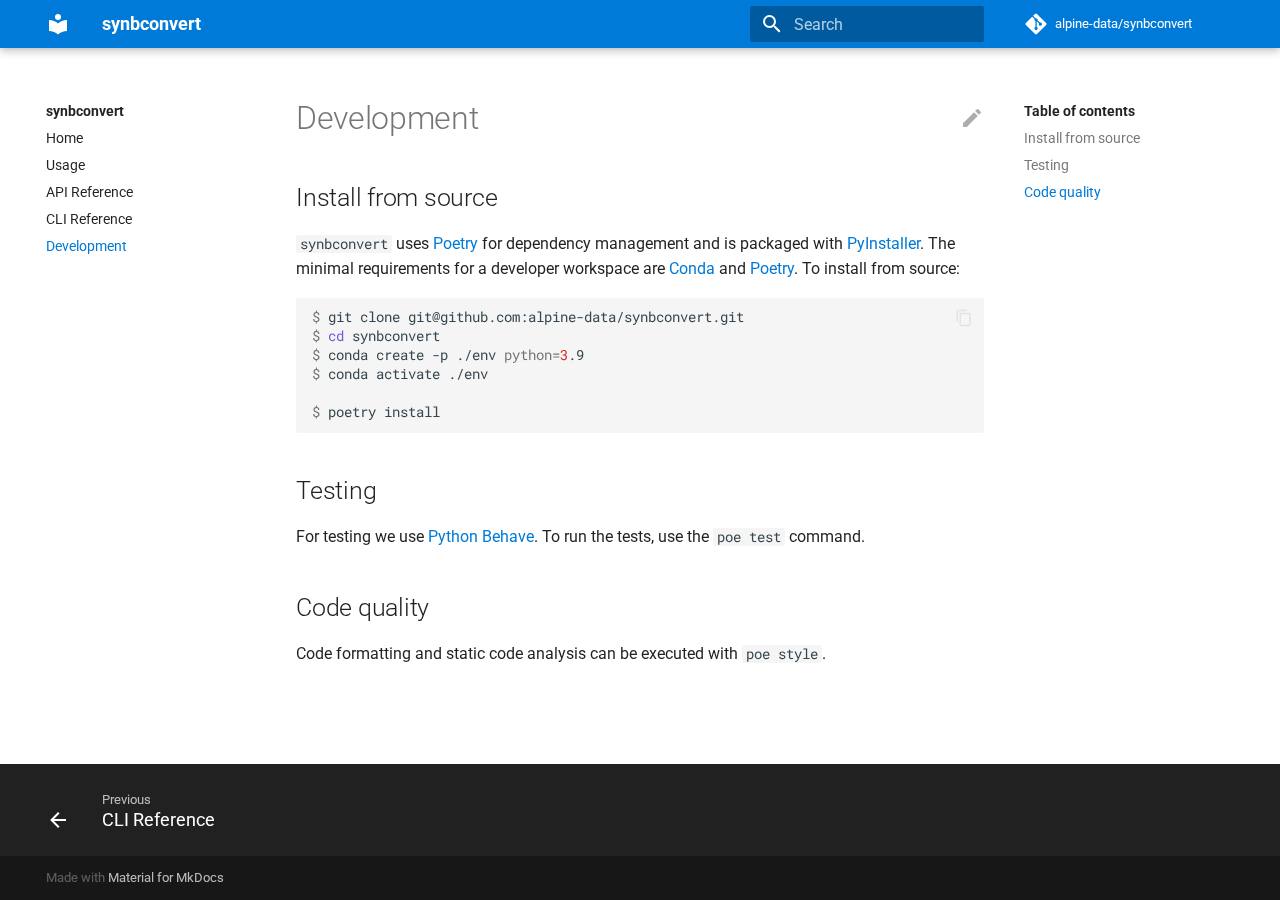
<file: dev/index.html>
<!doctype html>
<html lang="en" class="no-js">
  <head>
    
      <meta charset="utf-8">
      <meta name="viewport" content="width=device-width,initial-scale=1">
      
      
      
      <link rel="icon" href="../img/favicon.png">
      <meta name="generator" content="mkdocs-1.2.3, mkdocs-material-8.2.5">
    
    
      
        <title>Development - synbconvert</title>
      
    
    
      <link rel="stylesheet" href="../assets/stylesheets/main.2d9f7617.min.css">
      
        
        <link rel="stylesheet" href="../assets/stylesheets/palette.e6a45f82.min.css">
        
      
    
    
    
      
        
        
        <link rel="preconnect" href="https://fonts.gstatic.com" crossorigin>
        <link rel="stylesheet" href="https://fonts.googleapis.com/css?family=Roboto:300,300i,400,400i,700,700i%7CRoboto+Mono:400,400i,700,700i&display=fallback">
        <style>:root{--md-text-font:"Roboto";--md-code-font:"Roboto Mono"}</style>
      
    
    
      <link rel="stylesheet" href="../assets/_mkdocstrings.css">
    
      <link rel="stylesheet" href="../stylesheets/extra.css">
    
    <script>__md_scope=new URL("..",location),__md_get=(e,_=localStorage,t=__md_scope)=>JSON.parse(_.getItem(t.pathname+"."+e)),__md_set=(e,_,t=localStorage,a=__md_scope)=>{try{t.setItem(a.pathname+"."+e,JSON.stringify(_))}catch(e){}}</script>
    
      

    
    
  </head>
  
  
    
    
    
    
    
    <body dir="ltr" data-md-color-scheme="" data-md-color-primary="none" data-md-color-accent="none">
  
    
    
    <input class="md-toggle" data-md-toggle="drawer" type="checkbox" id="__drawer" autocomplete="off">
    <input class="md-toggle" data-md-toggle="search" type="checkbox" id="__search" autocomplete="off">
    <label class="md-overlay" for="__drawer"></label>
    <div data-md-component="skip">
      
        
        <a href="#install-from-source" class="md-skip">
          Skip to content
        </a>
      
    </div>
    <div data-md-component="announce">
      
    </div>
    
    
      

<header class="md-header" data-md-component="header">
  <nav class="md-header__inner md-grid" aria-label="Header">
    <a href=".." title="synbconvert" class="md-header__button md-logo" aria-label="synbconvert" data-md-component="logo">
      
  
  <svg xmlns="http://www.w3.org/2000/svg" viewBox="0 0 24 24"><path d="M12 8a3 3 0 0 0 3-3 3 3 0 0 0-3-3 3 3 0 0 0-3 3 3 3 0 0 0 3 3m0 3.54C9.64 9.35 6.5 8 3 8v11c3.5 0 6.64 1.35 9 3.54 2.36-2.19 5.5-3.54 9-3.54V8c-3.5 0-6.64 1.35-9 3.54z"/></svg>

    </a>
    <label class="md-header__button md-icon" for="__drawer">
      <svg xmlns="http://www.w3.org/2000/svg" viewBox="0 0 24 24"><path d="M3 6h18v2H3V6m0 5h18v2H3v-2m0 5h18v2H3v-2z"/></svg>
    </label>
    <div class="md-header__title" data-md-component="header-title">
      <div class="md-header__ellipsis">
        <div class="md-header__topic">
          <span class="md-ellipsis">
            synbconvert
          </span>
        </div>
        <div class="md-header__topic" data-md-component="header-topic">
          <span class="md-ellipsis">
            
              Development
            
          </span>
        </div>
      </div>
    </div>
    
    
    
      <label class="md-header__button md-icon" for="__search">
        <svg xmlns="http://www.w3.org/2000/svg" viewBox="0 0 24 24"><path d="M9.5 3A6.5 6.5 0 0 1 16 9.5c0 1.61-.59 3.09-1.56 4.23l.27.27h.79l5 5-1.5 1.5-5-5v-.79l-.27-.27A6.516 6.516 0 0 1 9.5 16 6.5 6.5 0 0 1 3 9.5 6.5 6.5 0 0 1 9.5 3m0 2C7 5 5 7 5 9.5S7 14 9.5 14 14 12 14 9.5 12 5 9.5 5z"/></svg>
      </label>
      <div class="md-search" data-md-component="search" role="dialog">
  <label class="md-search__overlay" for="__search"></label>
  <div class="md-search__inner" role="search">
    <form class="md-search__form" name="search">
      <input type="text" class="md-search__input" name="query" aria-label="Search" placeholder="Search" autocapitalize="off" autocorrect="off" autocomplete="off" spellcheck="false" data-md-component="search-query" required>
      <label class="md-search__icon md-icon" for="__search">
        <svg xmlns="http://www.w3.org/2000/svg" viewBox="0 0 24 24"><path d="M9.5 3A6.5 6.5 0 0 1 16 9.5c0 1.61-.59 3.09-1.56 4.23l.27.27h.79l5 5-1.5 1.5-5-5v-.79l-.27-.27A6.516 6.516 0 0 1 9.5 16 6.5 6.5 0 0 1 3 9.5 6.5 6.5 0 0 1 9.5 3m0 2C7 5 5 7 5 9.5S7 14 9.5 14 14 12 14 9.5 12 5 9.5 5z"/></svg>
        <svg xmlns="http://www.w3.org/2000/svg" viewBox="0 0 24 24"><path d="M20 11v2H8l5.5 5.5-1.42 1.42L4.16 12l7.92-7.92L13.5 5.5 8 11h12z"/></svg>
      </label>
      <nav class="md-search__options" aria-label="Search">
        
        <button type="reset" class="md-search__icon md-icon" aria-label="Clear" tabindex="-1">
          <svg xmlns="http://www.w3.org/2000/svg" viewBox="0 0 24 24"><path d="M19 6.41 17.59 5 12 10.59 6.41 5 5 6.41 10.59 12 5 17.59 6.41 19 12 13.41 17.59 19 19 17.59 13.41 12 19 6.41z"/></svg>
        </button>
      </nav>
      
    </form>
    <div class="md-search__output">
      <div class="md-search__scrollwrap" data-md-scrollfix>
        <div class="md-search-result" data-md-component="search-result">
          <div class="md-search-result__meta">
            Initializing search
          </div>
          <ol class="md-search-result__list"></ol>
        </div>
      </div>
    </div>
  </div>
</div>
    
    
      <div class="md-header__source">
        <a href="https://github.com/alpine-data/synbconvert/" title="Go to repository" class="md-source" data-md-component="source">
  <div class="md-source__icon md-icon">
    
    <svg xmlns="http://www.w3.org/2000/svg" viewBox="0 0 448 512"><!--! Font Awesome Free 6.0.0 by @fontawesome - https://fontawesome.com License - https://fontawesome.com/license/free (Icons: CC BY 4.0, Fonts: SIL OFL 1.1, Code: MIT License) Copyright 2022 Fonticons, Inc.--><path d="M439.55 236.05 244 40.45a28.87 28.87 0 0 0-40.81 0l-40.66 40.63 51.52 51.52c27.06-9.14 52.68 16.77 43.39 43.68l49.66 49.66c34.23-11.8 61.18 31 35.47 56.69-26.49 26.49-70.21-2.87-56-37.34L240.22 199v121.85c25.3 12.54 22.26 41.85 9.08 55a34.34 34.34 0 0 1-48.55 0c-17.57-17.6-11.07-46.91 11.25-56v-123c-20.8-8.51-24.6-30.74-18.64-45L142.57 101 8.45 235.14a28.86 28.86 0 0 0 0 40.81l195.61 195.6a28.86 28.86 0 0 0 40.8 0l194.69-194.69a28.86 28.86 0 0 0 0-40.81z"/></svg>
  </div>
  <div class="md-source__repository">
    alpine-data/synbconvert
  </div>
</a>
      </div>
    
  </nav>
  
</header>
    
    <div class="md-container" data-md-component="container">
      
      
        
          
        
      
      <main class="md-main" data-md-component="main">
        <div class="md-main__inner md-grid">
          
            
              
              <div class="md-sidebar md-sidebar--primary" data-md-component="sidebar" data-md-type="navigation" >
                <div class="md-sidebar__scrollwrap">
                  <div class="md-sidebar__inner">
                    


<nav class="md-nav md-nav--primary" aria-label="Navigation" data-md-level="0">
  <label class="md-nav__title" for="__drawer">
    <a href=".." title="synbconvert" class="md-nav__button md-logo" aria-label="synbconvert" data-md-component="logo">
      
  
  <svg xmlns="http://www.w3.org/2000/svg" viewBox="0 0 24 24"><path d="M12 8a3 3 0 0 0 3-3 3 3 0 0 0-3-3 3 3 0 0 0-3 3 3 3 0 0 0 3 3m0 3.54C9.64 9.35 6.5 8 3 8v11c3.5 0 6.64 1.35 9 3.54 2.36-2.19 5.5-3.54 9-3.54V8c-3.5 0-6.64 1.35-9 3.54z"/></svg>

    </a>
    synbconvert
  </label>
  
    <div class="md-nav__source">
      <a href="https://github.com/alpine-data/synbconvert/" title="Go to repository" class="md-source" data-md-component="source">
  <div class="md-source__icon md-icon">
    
    <svg xmlns="http://www.w3.org/2000/svg" viewBox="0 0 448 512"><!--! Font Awesome Free 6.0.0 by @fontawesome - https://fontawesome.com License - https://fontawesome.com/license/free (Icons: CC BY 4.0, Fonts: SIL OFL 1.1, Code: MIT License) Copyright 2022 Fonticons, Inc.--><path d="M439.55 236.05 244 40.45a28.87 28.87 0 0 0-40.81 0l-40.66 40.63 51.52 51.52c27.06-9.14 52.68 16.77 43.39 43.68l49.66 49.66c34.23-11.8 61.18 31 35.47 56.69-26.49 26.49-70.21-2.87-56-37.34L240.22 199v121.85c25.3 12.54 22.26 41.85 9.08 55a34.34 34.34 0 0 1-48.55 0c-17.57-17.6-11.07-46.91 11.25-56v-123c-20.8-8.51-24.6-30.74-18.64-45L142.57 101 8.45 235.14a28.86 28.86 0 0 0 0 40.81l195.61 195.6a28.86 28.86 0 0 0 40.8 0l194.69-194.69a28.86 28.86 0 0 0 0-40.81z"/></svg>
  </div>
  <div class="md-source__repository">
    alpine-data/synbconvert
  </div>
</a>
    </div>
  
  <ul class="md-nav__list" data-md-scrollfix>
    
      
      
      

  
  
  
    <li class="md-nav__item">
      <a href=".." class="md-nav__link">
        Home
      </a>
    </li>
  

    
      
      
      

  
  
  
    <li class="md-nav__item">
      <a href="../usage/" class="md-nav__link">
        Usage
      </a>
    </li>
  

    
      
      
      

  
  
  
    <li class="md-nav__item">
      <a href="../api/" class="md-nav__link">
        API Reference
      </a>
    </li>
  

    
      
      
      

  
  
  
    <li class="md-nav__item">
      <a href="../cli/" class="md-nav__link">
        CLI Reference
      </a>
    </li>
  

    
      
      
      

  
  
    
  
  
    <li class="md-nav__item md-nav__item--active">
      
      <input class="md-nav__toggle md-toggle" data-md-toggle="toc" type="checkbox" id="__toc">
      
      
      
        <label class="md-nav__link md-nav__link--active" for="__toc">
          Development
          <span class="md-nav__icon md-icon"></span>
        </label>
      
      <a href="./" class="md-nav__link md-nav__link--active">
        Development
      </a>
      
        

<nav class="md-nav md-nav--secondary" aria-label="Table of contents">
  
  
  
  
    <label class="md-nav__title" for="__toc">
      <span class="md-nav__icon md-icon"></span>
      Table of contents
    </label>
    <ul class="md-nav__list" data-md-component="toc" data-md-scrollfix>
      
        <li class="md-nav__item">
  <a href="#install-from-source" class="md-nav__link">
    Install from source
  </a>
  
</li>
      
        <li class="md-nav__item">
  <a href="#testing" class="md-nav__link">
    Testing
  </a>
  
</li>
      
        <li class="md-nav__item">
  <a href="#code-quality" class="md-nav__link">
    Code quality
  </a>
  
</li>
      
    </ul>
  
</nav>
      
    </li>
  

    
  </ul>
</nav>
                  </div>
                </div>
              </div>
            
            
              
              <div class="md-sidebar md-sidebar--secondary" data-md-component="sidebar" data-md-type="toc" >
                <div class="md-sidebar__scrollwrap">
                  <div class="md-sidebar__inner">
                    

<nav class="md-nav md-nav--secondary" aria-label="Table of contents">
  
  
  
  
    <label class="md-nav__title" for="__toc">
      <span class="md-nav__icon md-icon"></span>
      Table of contents
    </label>
    <ul class="md-nav__list" data-md-component="toc" data-md-scrollfix>
      
        <li class="md-nav__item">
  <a href="#install-from-source" class="md-nav__link">
    Install from source
  </a>
  
</li>
      
        <li class="md-nav__item">
  <a href="#testing" class="md-nav__link">
    Testing
  </a>
  
</li>
      
        <li class="md-nav__item">
  <a href="#code-quality" class="md-nav__link">
    Code quality
  </a>
  
</li>
      
    </ul>
  
</nav>
                  </div>
                </div>
              </div>
            
          
          <div class="md-content" data-md-component="content">
            <article class="md-content__inner md-typeset">
              
                
<a href="https://github.com/alpine-data/synbconvert/edit/main/docs/dev.md" title="Edit this page" class="md-content__button md-icon">
  <svg xmlns="http://www.w3.org/2000/svg" viewBox="0 0 24 24"><path d="M20.71 7.04c.39-.39.39-1.04 0-1.41l-2.34-2.34c-.37-.39-1.02-.39-1.41 0l-1.84 1.83 3.75 3.75M3 17.25V21h3.75L17.81 9.93l-3.75-3.75L3 17.25z"/></svg>
</a>



  <h1>Development</h1>

<h2 id="install-from-source">Install from source</h2>
<p><code>synbconvert</code> uses <a href="https://python-poetry.org/">Poetry</a> for dependency management and is packaged with <a href="https://pyinstaller.readthedocs.io/en/stable/">PyInstaller</a>. The minimal requirements for a developer workspace are <a href="https://docs.conda.io/en/latest/miniconda.html">Conda</a> and <a href="https://python-poetry.org/docs/#installation">Poetry</a>. To install from source:</p>
<div class="highlight"><pre><span></span><code><a id="__codelineno-0-1" name="__codelineno-0-1" href="#__codelineno-0-1"></a><span class="gp">$ </span>git clone git@github.com:alpine-data/synbconvert.git
<a id="__codelineno-0-2" name="__codelineno-0-2" href="#__codelineno-0-2"></a><span class="gp">$ </span><span class="nb">cd</span> synbconvert
<a id="__codelineno-0-3" name="__codelineno-0-3" href="#__codelineno-0-3"></a><span class="gp">$ </span>conda create -p ./env <span class="nv">python</span><span class="o">=</span><span class="m">3</span>.9
<a id="__codelineno-0-4" name="__codelineno-0-4" href="#__codelineno-0-4"></a><span class="gp">$ </span>conda activate ./env
<a id="__codelineno-0-5" name="__codelineno-0-5" href="#__codelineno-0-5"></a>
<a id="__codelineno-0-6" name="__codelineno-0-6" href="#__codelineno-0-6"></a><span class="gp">$ </span>poetry install
</code></pre></div>
<h2 id="testing">Testing</h2>
<p>For testing we use <a href="https://behave.readthedocs.io/en/stable/index.html">Python Behave</a>. To run the tests, use the <code>poe test</code> command. </p>
<h2 id="code-quality">Code quality</h2>
<p>Code formatting and static code analysis can be executed with <code>poe style</code>.</p>
<p><br></p>

              
            </article>
          </div>
        </div>
        
      </main>
      
        <footer class="md-footer">
  
    <nav class="md-footer__inner md-grid" aria-label="Footer">
      
        
        <a href="../cli/" class="md-footer__link md-footer__link--prev" aria-label="Previous: CLI Reference" rel="prev">
          <div class="md-footer__button md-icon">
            <svg xmlns="http://www.w3.org/2000/svg" viewBox="0 0 24 24"><path d="M20 11v2H8l5.5 5.5-1.42 1.42L4.16 12l7.92-7.92L13.5 5.5 8 11h12z"/></svg>
          </div>
          <div class="md-footer__title">
            <div class="md-ellipsis">
              <span class="md-footer__direction">
                Previous
              </span>
              CLI Reference
            </div>
          </div>
        </a>
      
      
    </nav>
  
  <div class="md-footer-meta md-typeset">
    <div class="md-footer-meta__inner md-grid">
      <div class="md-copyright">
  
  
    Made with
    <a href="https://squidfunk.github.io/mkdocs-material/" target="_blank" rel="noopener">
      Material for MkDocs
    </a>
  
</div>
      
    </div>
  </div>
</footer>
      
    </div>
    <div class="md-dialog" data-md-component="dialog">
      <div class="md-dialog__inner md-typeset"></div>
    </div>
    <script id="__config" type="application/json">{"base": "..", "features": [], "translations": {"clipboard.copy": "Copy to clipboard", "clipboard.copied": "Copied to clipboard", "search.config.lang": "en", "search.config.pipeline": "trimmer, stopWordFilter", "search.config.separator": "[\\s\\-]+", "search.placeholder": "Search", "search.result.placeholder": "Type to start searching", "search.result.none": "No matching documents", "search.result.one": "1 matching document", "search.result.other": "# matching documents", "search.result.more.one": "1 more on this page", "search.result.more.other": "# more on this page", "search.result.term.missing": "Missing", "select.version.title": "Select version"}, "search": "../assets/javascripts/workers/search.bd0b6b67.min.js"}</script>
    
    
      <script src="../assets/javascripts/bundle.467223ff.min.js"></script>
      
    
  </body>
</html>
</file>
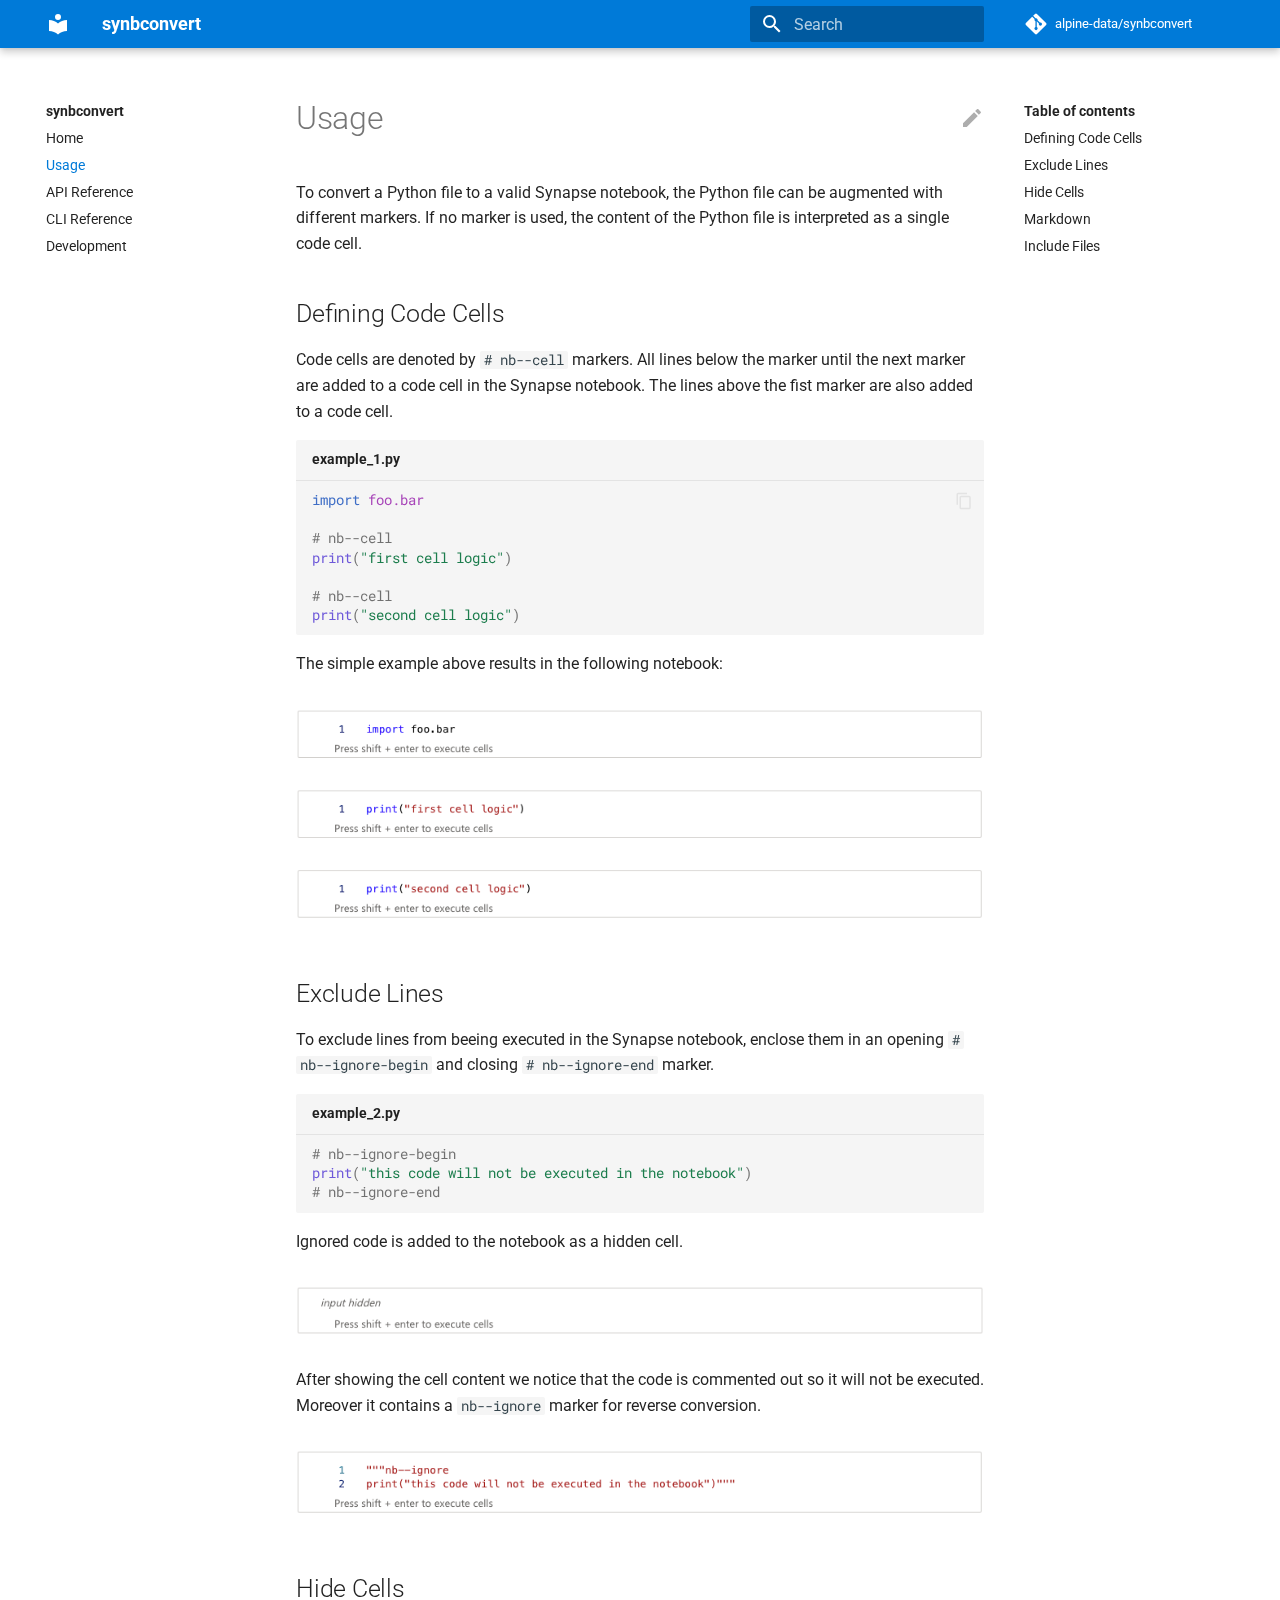
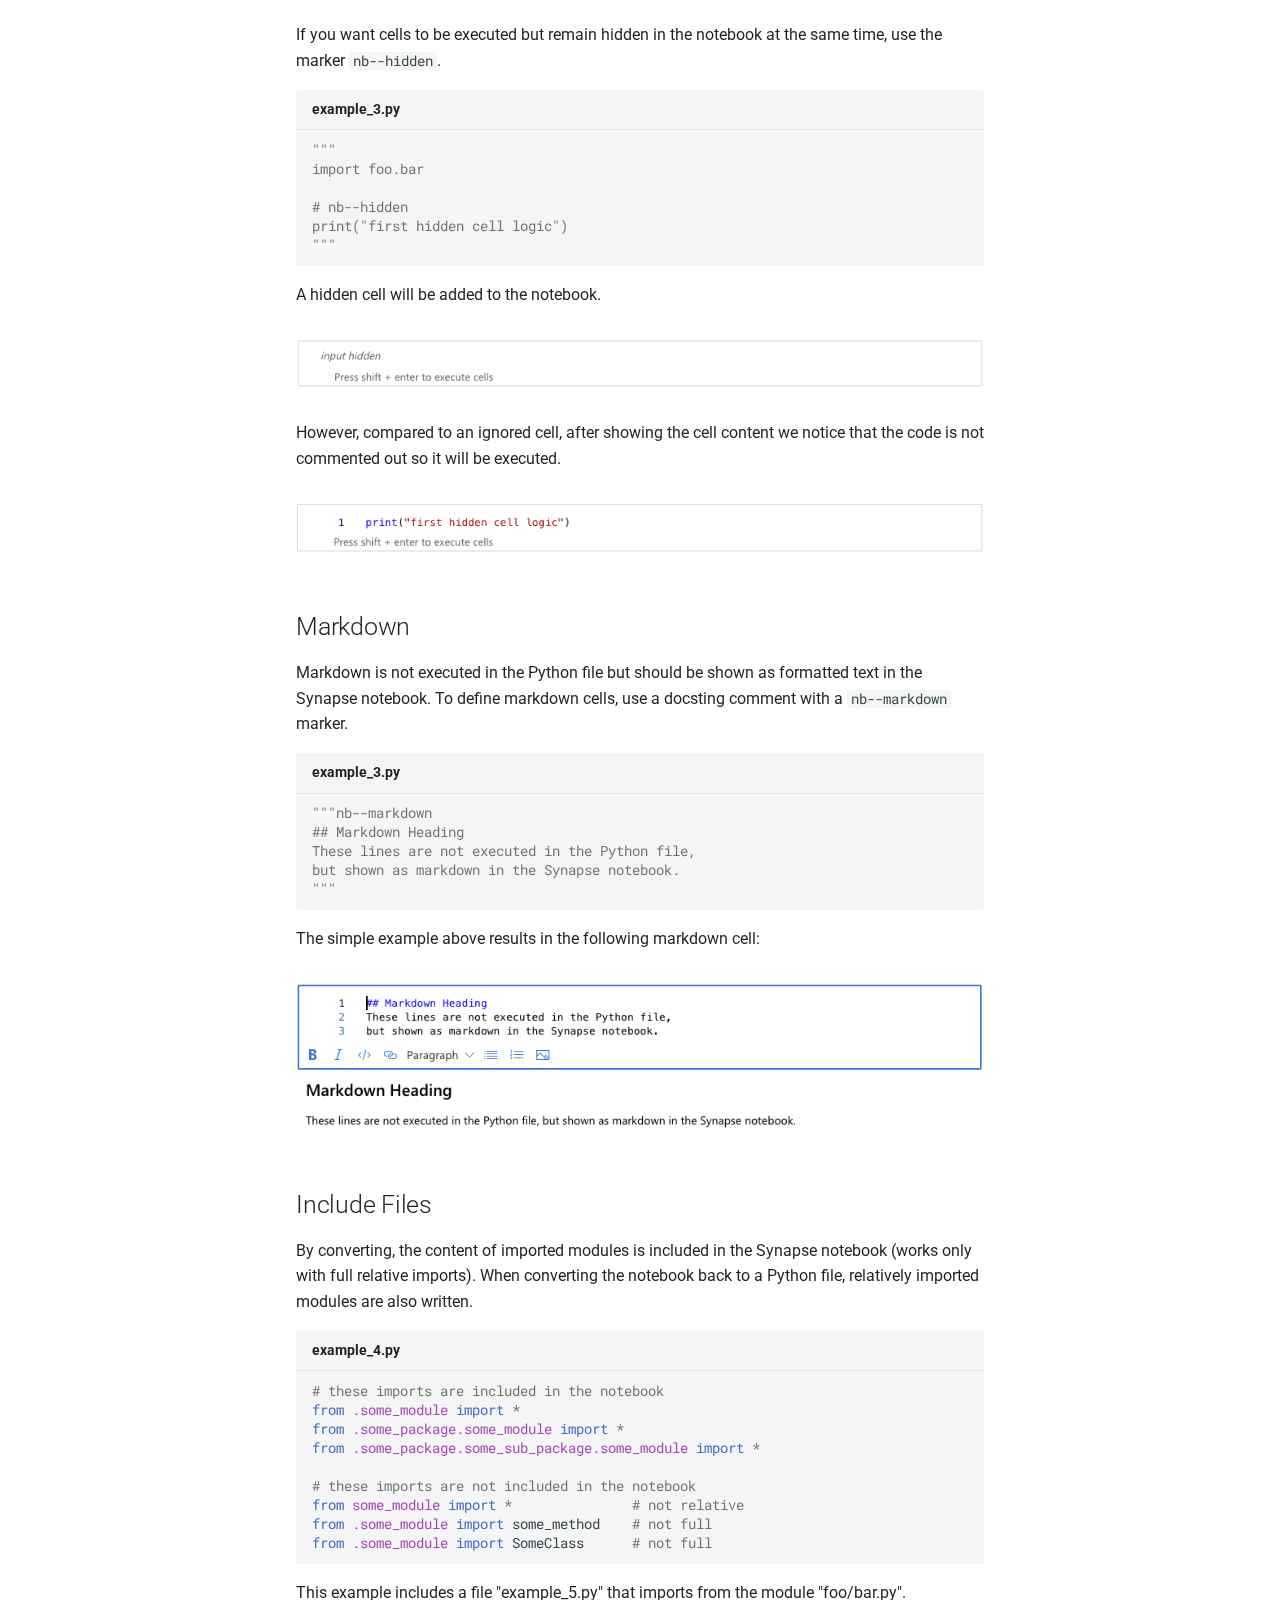
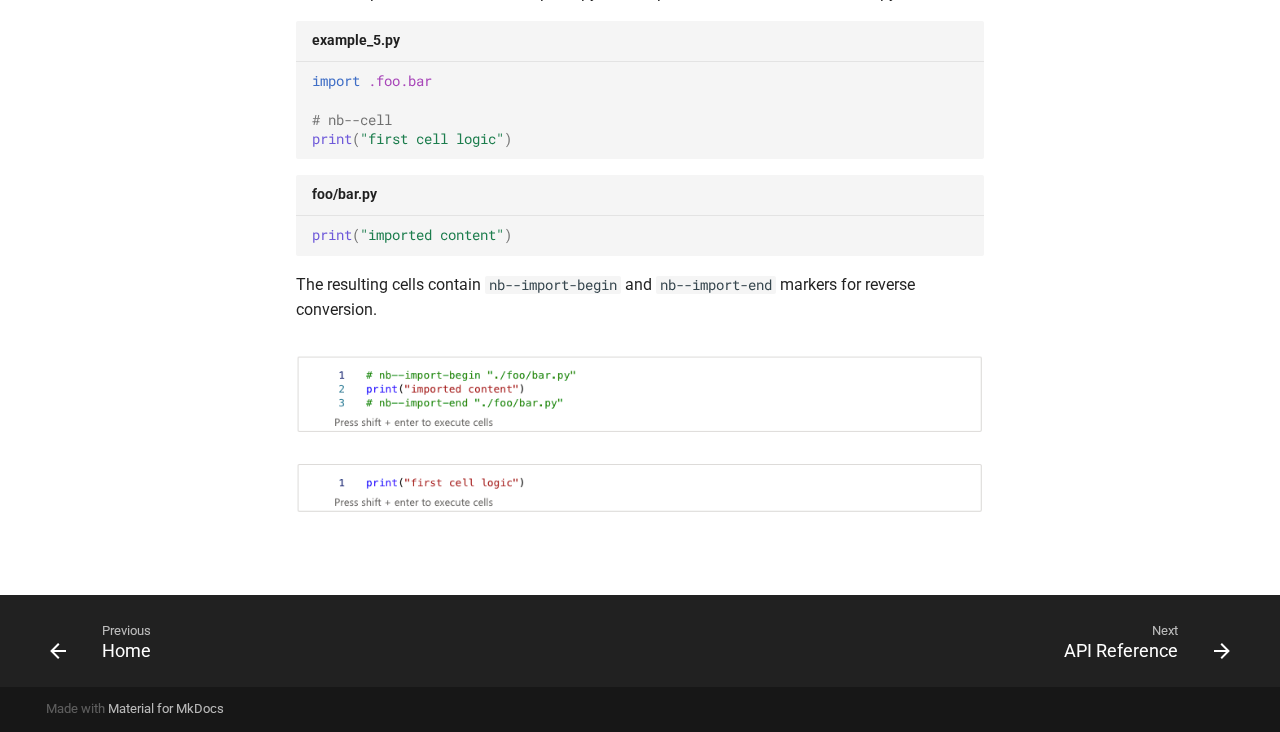
<file: usage/index.html>
<!doctype html>
<html lang="en" class="no-js">
  <head>
    
      <meta charset="utf-8">
      <meta name="viewport" content="width=device-width,initial-scale=1">
      
      
      
      <link rel="icon" href="../img/favicon.png">
      <meta name="generator" content="mkdocs-1.2.3, mkdocs-material-8.2.5">
    
    
      
        <title>Usage - synbconvert</title>
      
    
    
      <link rel="stylesheet" href="../assets/stylesheets/main.2d9f7617.min.css">
      
        
        <link rel="stylesheet" href="../assets/stylesheets/palette.e6a45f82.min.css">
        
      
    
    
    
      
        
        
        <link rel="preconnect" href="https://fonts.gstatic.com" crossorigin>
        <link rel="stylesheet" href="https://fonts.googleapis.com/css?family=Roboto:300,300i,400,400i,700,700i%7CRoboto+Mono:400,400i,700,700i&display=fallback">
        <style>:root{--md-text-font:"Roboto";--md-code-font:"Roboto Mono"}</style>
      
    
    
      <link rel="stylesheet" href="../assets/_mkdocstrings.css">
    
      <link rel="stylesheet" href="../stylesheets/extra.css">
    
    <script>__md_scope=new URL("..",location),__md_get=(e,_=localStorage,t=__md_scope)=>JSON.parse(_.getItem(t.pathname+"."+e)),__md_set=(e,_,t=localStorage,a=__md_scope)=>{try{t.setItem(a.pathname+"."+e,JSON.stringify(_))}catch(e){}}</script>
    
      

    
    
  </head>
  
  
    
    
    
    
    
    <body dir="ltr" data-md-color-scheme="" data-md-color-primary="none" data-md-color-accent="none">
  
    
    
    <input class="md-toggle" data-md-toggle="drawer" type="checkbox" id="__drawer" autocomplete="off">
    <input class="md-toggle" data-md-toggle="search" type="checkbox" id="__search" autocomplete="off">
    <label class="md-overlay" for="__drawer"></label>
    <div data-md-component="skip">
      
        
        <a href="#usage" class="md-skip">
          Skip to content
        </a>
      
    </div>
    <div data-md-component="announce">
      
    </div>
    
    
      

<header class="md-header" data-md-component="header">
  <nav class="md-header__inner md-grid" aria-label="Header">
    <a href=".." title="synbconvert" class="md-header__button md-logo" aria-label="synbconvert" data-md-component="logo">
      
  
  <svg xmlns="http://www.w3.org/2000/svg" viewBox="0 0 24 24"><path d="M12 8a3 3 0 0 0 3-3 3 3 0 0 0-3-3 3 3 0 0 0-3 3 3 3 0 0 0 3 3m0 3.54C9.64 9.35 6.5 8 3 8v11c3.5 0 6.64 1.35 9 3.54 2.36-2.19 5.5-3.54 9-3.54V8c-3.5 0-6.64 1.35-9 3.54z"/></svg>

    </a>
    <label class="md-header__button md-icon" for="__drawer">
      <svg xmlns="http://www.w3.org/2000/svg" viewBox="0 0 24 24"><path d="M3 6h18v2H3V6m0 5h18v2H3v-2m0 5h18v2H3v-2z"/></svg>
    </label>
    <div class="md-header__title" data-md-component="header-title">
      <div class="md-header__ellipsis">
        <div class="md-header__topic">
          <span class="md-ellipsis">
            synbconvert
          </span>
        </div>
        <div class="md-header__topic" data-md-component="header-topic">
          <span class="md-ellipsis">
            
              Usage
            
          </span>
        </div>
      </div>
    </div>
    
    
    
      <label class="md-header__button md-icon" for="__search">
        <svg xmlns="http://www.w3.org/2000/svg" viewBox="0 0 24 24"><path d="M9.5 3A6.5 6.5 0 0 1 16 9.5c0 1.61-.59 3.09-1.56 4.23l.27.27h.79l5 5-1.5 1.5-5-5v-.79l-.27-.27A6.516 6.516 0 0 1 9.5 16 6.5 6.5 0 0 1 3 9.5 6.5 6.5 0 0 1 9.5 3m0 2C7 5 5 7 5 9.5S7 14 9.5 14 14 12 14 9.5 12 5 9.5 5z"/></svg>
      </label>
      <div class="md-search" data-md-component="search" role="dialog">
  <label class="md-search__overlay" for="__search"></label>
  <div class="md-search__inner" role="search">
    <form class="md-search__form" name="search">
      <input type="text" class="md-search__input" name="query" aria-label="Search" placeholder="Search" autocapitalize="off" autocorrect="off" autocomplete="off" spellcheck="false" data-md-component="search-query" required>
      <label class="md-search__icon md-icon" for="__search">
        <svg xmlns="http://www.w3.org/2000/svg" viewBox="0 0 24 24"><path d="M9.5 3A6.5 6.5 0 0 1 16 9.5c0 1.61-.59 3.09-1.56 4.23l.27.27h.79l5 5-1.5 1.5-5-5v-.79l-.27-.27A6.516 6.516 0 0 1 9.5 16 6.5 6.5 0 0 1 3 9.5 6.5 6.5 0 0 1 9.5 3m0 2C7 5 5 7 5 9.5S7 14 9.5 14 14 12 14 9.5 12 5 9.5 5z"/></svg>
        <svg xmlns="http://www.w3.org/2000/svg" viewBox="0 0 24 24"><path d="M20 11v2H8l5.5 5.5-1.42 1.42L4.16 12l7.92-7.92L13.5 5.5 8 11h12z"/></svg>
      </label>
      <nav class="md-search__options" aria-label="Search">
        
        <button type="reset" class="md-search__icon md-icon" aria-label="Clear" tabindex="-1">
          <svg xmlns="http://www.w3.org/2000/svg" viewBox="0 0 24 24"><path d="M19 6.41 17.59 5 12 10.59 6.41 5 5 6.41 10.59 12 5 17.59 6.41 19 12 13.41 17.59 19 19 17.59 13.41 12 19 6.41z"/></svg>
        </button>
      </nav>
      
    </form>
    <div class="md-search__output">
      <div class="md-search__scrollwrap" data-md-scrollfix>
        <div class="md-search-result" data-md-component="search-result">
          <div class="md-search-result__meta">
            Initializing search
          </div>
          <ol class="md-search-result__list"></ol>
        </div>
      </div>
    </div>
  </div>
</div>
    
    
      <div class="md-header__source">
        <a href="https://github.com/alpine-data/synbconvert/" title="Go to repository" class="md-source" data-md-component="source">
  <div class="md-source__icon md-icon">
    
    <svg xmlns="http://www.w3.org/2000/svg" viewBox="0 0 448 512"><!--! Font Awesome Free 6.0.0 by @fontawesome - https://fontawesome.com License - https://fontawesome.com/license/free (Icons: CC BY 4.0, Fonts: SIL OFL 1.1, Code: MIT License) Copyright 2022 Fonticons, Inc.--><path d="M439.55 236.05 244 40.45a28.87 28.87 0 0 0-40.81 0l-40.66 40.63 51.52 51.52c27.06-9.14 52.68 16.77 43.39 43.68l49.66 49.66c34.23-11.8 61.18 31 35.47 56.69-26.49 26.49-70.21-2.87-56-37.34L240.22 199v121.85c25.3 12.54 22.26 41.85 9.08 55a34.34 34.34 0 0 1-48.55 0c-17.57-17.6-11.07-46.91 11.25-56v-123c-20.8-8.51-24.6-30.74-18.64-45L142.57 101 8.45 235.14a28.86 28.86 0 0 0 0 40.81l195.61 195.6a28.86 28.86 0 0 0 40.8 0l194.69-194.69a28.86 28.86 0 0 0 0-40.81z"/></svg>
  </div>
  <div class="md-source__repository">
    alpine-data/synbconvert
  </div>
</a>
      </div>
    
  </nav>
  
</header>
    
    <div class="md-container" data-md-component="container">
      
      
        
          
        
      
      <main class="md-main" data-md-component="main">
        <div class="md-main__inner md-grid">
          
            
              
              <div class="md-sidebar md-sidebar--primary" data-md-component="sidebar" data-md-type="navigation" >
                <div class="md-sidebar__scrollwrap">
                  <div class="md-sidebar__inner">
                    


<nav class="md-nav md-nav--primary" aria-label="Navigation" data-md-level="0">
  <label class="md-nav__title" for="__drawer">
    <a href=".." title="synbconvert" class="md-nav__button md-logo" aria-label="synbconvert" data-md-component="logo">
      
  
  <svg xmlns="http://www.w3.org/2000/svg" viewBox="0 0 24 24"><path d="M12 8a3 3 0 0 0 3-3 3 3 0 0 0-3-3 3 3 0 0 0-3 3 3 3 0 0 0 3 3m0 3.54C9.64 9.35 6.5 8 3 8v11c3.5 0 6.64 1.35 9 3.54 2.36-2.19 5.5-3.54 9-3.54V8c-3.5 0-6.64 1.35-9 3.54z"/></svg>

    </a>
    synbconvert
  </label>
  
    <div class="md-nav__source">
      <a href="https://github.com/alpine-data/synbconvert/" title="Go to repository" class="md-source" data-md-component="source">
  <div class="md-source__icon md-icon">
    
    <svg xmlns="http://www.w3.org/2000/svg" viewBox="0 0 448 512"><!--! Font Awesome Free 6.0.0 by @fontawesome - https://fontawesome.com License - https://fontawesome.com/license/free (Icons: CC BY 4.0, Fonts: SIL OFL 1.1, Code: MIT License) Copyright 2022 Fonticons, Inc.--><path d="M439.55 236.05 244 40.45a28.87 28.87 0 0 0-40.81 0l-40.66 40.63 51.52 51.52c27.06-9.14 52.68 16.77 43.39 43.68l49.66 49.66c34.23-11.8 61.18 31 35.47 56.69-26.49 26.49-70.21-2.87-56-37.34L240.22 199v121.85c25.3 12.54 22.26 41.85 9.08 55a34.34 34.34 0 0 1-48.55 0c-17.57-17.6-11.07-46.91 11.25-56v-123c-20.8-8.51-24.6-30.74-18.64-45L142.57 101 8.45 235.14a28.86 28.86 0 0 0 0 40.81l195.61 195.6a28.86 28.86 0 0 0 40.8 0l194.69-194.69a28.86 28.86 0 0 0 0-40.81z"/></svg>
  </div>
  <div class="md-source__repository">
    alpine-data/synbconvert
  </div>
</a>
    </div>
  
  <ul class="md-nav__list" data-md-scrollfix>
    
      
      
      

  
  
  
    <li class="md-nav__item">
      <a href=".." class="md-nav__link">
        Home
      </a>
    </li>
  

    
      
      
      

  
  
    
  
  
    <li class="md-nav__item md-nav__item--active">
      
      <input class="md-nav__toggle md-toggle" data-md-toggle="toc" type="checkbox" id="__toc">
      
      
        
      
      
        <label class="md-nav__link md-nav__link--active" for="__toc">
          Usage
          <span class="md-nav__icon md-icon"></span>
        </label>
      
      <a href="./" class="md-nav__link md-nav__link--active">
        Usage
      </a>
      
        

<nav class="md-nav md-nav--secondary" aria-label="Table of contents">
  
  
  
    
  
  
    <label class="md-nav__title" for="__toc">
      <span class="md-nav__icon md-icon"></span>
      Table of contents
    </label>
    <ul class="md-nav__list" data-md-component="toc" data-md-scrollfix>
      
        <li class="md-nav__item">
  <a href="#defining-code-cells" class="md-nav__link">
    Defining Code Cells
  </a>
  
</li>
      
        <li class="md-nav__item">
  <a href="#exclude-lines" class="md-nav__link">
    Exclude Lines
  </a>
  
</li>
      
        <li class="md-nav__item">
  <a href="#hide-cells" class="md-nav__link">
    Hide Cells
  </a>
  
</li>
      
        <li class="md-nav__item">
  <a href="#markdown" class="md-nav__link">
    Markdown
  </a>
  
</li>
      
        <li class="md-nav__item">
  <a href="#include-files" class="md-nav__link">
    Include Files
  </a>
  
</li>
      
    </ul>
  
</nav>
      
    </li>
  

    
      
      
      

  
  
  
    <li class="md-nav__item">
      <a href="../api/" class="md-nav__link">
        API Reference
      </a>
    </li>
  

    
      
      
      

  
  
  
    <li class="md-nav__item">
      <a href="../cli/" class="md-nav__link">
        CLI Reference
      </a>
    </li>
  

    
      
      
      

  
  
  
    <li class="md-nav__item">
      <a href="../dev/" class="md-nav__link">
        Development
      </a>
    </li>
  

    
  </ul>
</nav>
                  </div>
                </div>
              </div>
            
            
              
              <div class="md-sidebar md-sidebar--secondary" data-md-component="sidebar" data-md-type="toc" >
                <div class="md-sidebar__scrollwrap">
                  <div class="md-sidebar__inner">
                    

<nav class="md-nav md-nav--secondary" aria-label="Table of contents">
  
  
  
    
  
  
    <label class="md-nav__title" for="__toc">
      <span class="md-nav__icon md-icon"></span>
      Table of contents
    </label>
    <ul class="md-nav__list" data-md-component="toc" data-md-scrollfix>
      
        <li class="md-nav__item">
  <a href="#defining-code-cells" class="md-nav__link">
    Defining Code Cells
  </a>
  
</li>
      
        <li class="md-nav__item">
  <a href="#exclude-lines" class="md-nav__link">
    Exclude Lines
  </a>
  
</li>
      
        <li class="md-nav__item">
  <a href="#hide-cells" class="md-nav__link">
    Hide Cells
  </a>
  
</li>
      
        <li class="md-nav__item">
  <a href="#markdown" class="md-nav__link">
    Markdown
  </a>
  
</li>
      
        <li class="md-nav__item">
  <a href="#include-files" class="md-nav__link">
    Include Files
  </a>
  
</li>
      
    </ul>
  
</nav>
                  </div>
                </div>
              </div>
            
          
          <div class="md-content" data-md-component="content">
            <article class="md-content__inner md-typeset">
              
                
<a href="https://github.com/alpine-data/synbconvert/edit/main/docs/usage.md" title="Edit this page" class="md-content__button md-icon">
  <svg xmlns="http://www.w3.org/2000/svg" viewBox="0 0 24 24"><path d="M20.71 7.04c.39-.39.39-1.04 0-1.41l-2.34-2.34c-.37-.39-1.02-.39-1.41 0l-1.84 1.83 3.75 3.75M3 17.25V21h3.75L17.81 9.93l-3.75-3.75L3 17.25z"/></svg>
</a>



<h1 id="usage">Usage</h1>
<p>To convert a Python file to a valid Synapse notebook, the Python file can be augmented with different markers. If no marker is used, the content of the Python file is interpreted as a single code cell.</p>
<h2 id="defining-code-cells">Defining Code Cells</h2>
<p>Code cells are denoted by <code># nb--cell</code> markers. All lines below the marker until the next marker are added to a code cell in the Synapse notebook. The lines above the fist marker are also added to a code cell.</p>
<div class="highlight"><span class="filename">example_1.py</span><pre><span></span><code><a id="__codelineno-0-1" name="__codelineno-0-1" href="#__codelineno-0-1"></a><span class="kn">import</span> <span class="nn">foo.bar</span>
<a id="__codelineno-0-2" name="__codelineno-0-2" href="#__codelineno-0-2"></a>
<a id="__codelineno-0-3" name="__codelineno-0-3" href="#__codelineno-0-3"></a><span class="c1"># nb--cell</span>
<a id="__codelineno-0-4" name="__codelineno-0-4" href="#__codelineno-0-4"></a><span class="nb">print</span><span class="p">(</span><span class="s2">&quot;first cell logic&quot;</span><span class="p">)</span>
<a id="__codelineno-0-5" name="__codelineno-0-5" href="#__codelineno-0-5"></a>
<a id="__codelineno-0-6" name="__codelineno-0-6" href="#__codelineno-0-6"></a><span class="c1"># nb--cell</span>
<a id="__codelineno-0-7" name="__codelineno-0-7" href="#__codelineno-0-7"></a><span class="nb">print</span><span class="p">(</span><span class="s2">&quot;second cell logic&quot;</span><span class="p">)</span>
</code></pre></div>
<p>The simple example above results in the following notebook:</p>
<figure>
<p><img alt="Image title" src="../img/create-cells.png" width="885" /></p>
</figure>
<h2 id="exclude-lines">Exclude Lines</h2>
<p>To exclude lines from beeing executed in the Synapse notebook, enclose them in an opening <code># nb--ignore-begin</code> and closing <code># nb--ignore-end</code> marker.</p>
<div class="highlight"><span class="filename">example_2.py</span><pre><span></span><code><a id="__codelineno-1-1" name="__codelineno-1-1" href="#__codelineno-1-1"></a><span class="c1"># nb--ignore-begin</span>
<a id="__codelineno-1-2" name="__codelineno-1-2" href="#__codelineno-1-2"></a><span class="nb">print</span><span class="p">(</span><span class="s2">&quot;this code will not be executed in the notebook&quot;</span><span class="p">)</span>
<a id="__codelineno-1-3" name="__codelineno-1-3" href="#__codelineno-1-3"></a><span class="c1"># nb--ignore-end</span>
</code></pre></div>
<p>Ignored code is added to the notebook as a hidden cell.</p>
<figure>
<p><img alt="Image title" src="../img/ignore-cells-hidden.png" width="885" /></p>
</figure>
<p>After showing the cell content we notice that the code is commented out so it will not be executed. Moreover it contains a <code>nb--ignore</code> marker for reverse conversion.</p>
<figure>
<p><img alt="Image title" src="../img/ignore-cells.png" width="885" /></p>
</figure>
<h2 id="hide-cells">Hide Cells</h2>
<p>If you want cells to be executed but remain hidden in the notebook at the same time, use the marker <code>nb--hidden</code>.</p>
<div class="highlight"><span class="filename">example_3.py</span><pre><span></span><code><a id="__codelineno-2-1" name="__codelineno-2-1" href="#__codelineno-2-1"></a><span class="sd">&quot;&quot;&quot;</span>
<a id="__codelineno-2-2" name="__codelineno-2-2" href="#__codelineno-2-2"></a><span class="sd">import foo.bar</span>
<a id="__codelineno-2-3" name="__codelineno-2-3" href="#__codelineno-2-3"></a>
<a id="__codelineno-2-4" name="__codelineno-2-4" href="#__codelineno-2-4"></a><span class="sd"># nb--hidden</span>
<a id="__codelineno-2-5" name="__codelineno-2-5" href="#__codelineno-2-5"></a><span class="sd">print(&quot;first hidden cell logic&quot;)</span>
<a id="__codelineno-2-6" name="__codelineno-2-6" href="#__codelineno-2-6"></a><span class="sd">&quot;&quot;&quot;</span>
</code></pre></div>
<p>A hidden cell will be added to the notebook.</p>
<figure>
<p><img alt="Image title" src="../img/ignore-cells-hidden.png" width="885" /></p>
</figure>
<p>However, compared to an ignored cell, after showing the cell content we notice that the code is not commented out so it will  be executed.</p>
<figure>
<p><img alt="Image title" src="../img/hidden-cells.png" width="885" /></p>
</figure>
<h2 id="markdown">Markdown</h2>
<p>Markdown is not executed in the Python file but should be shown as formatted text in the Synapse notebook. To define markdown cells, use a docsting comment with a <code>nb--markdown</code> marker. </p>
<div class="highlight"><span class="filename">example_3.py</span><pre><span></span><code><a id="__codelineno-3-1" name="__codelineno-3-1" href="#__codelineno-3-1"></a><span class="sd">&quot;&quot;&quot;nb--markdown</span>
<a id="__codelineno-3-2" name="__codelineno-3-2" href="#__codelineno-3-2"></a><span class="sd">## Markdown Heading</span>
<a id="__codelineno-3-3" name="__codelineno-3-3" href="#__codelineno-3-3"></a><span class="sd">These lines are not executed in the Python file,</span>
<a id="__codelineno-3-4" name="__codelineno-3-4" href="#__codelineno-3-4"></a><span class="sd">but shown as markdown in the Synapse notebook. </span>
<a id="__codelineno-3-5" name="__codelineno-3-5" href="#__codelineno-3-5"></a><span class="sd">&quot;&quot;&quot;</span>
</code></pre></div>
<p>The simple example above results in the following markdown cell:</p>
<figure>
<p><img alt="Image title" src="../img/markdown-cells.png" width="885" /></p>
</figure>
<h2 id="include-files">Include Files</h2>
<p>By converting, the content of imported modules is included in the Synapse notebook (works only with full relative imports). When converting the notebook back to a Python file, relatively imported modules are also written.</p>
<div class="highlight"><span class="filename">example_4.py</span><pre><span></span><code><a id="__codelineno-4-1" name="__codelineno-4-1" href="#__codelineno-4-1"></a><span class="c1"># these imports are included in the notebook</span>
<a id="__codelineno-4-2" name="__codelineno-4-2" href="#__codelineno-4-2"></a><span class="kn">from</span> <span class="nn">.some_module</span> <span class="kn">import</span> <span class="o">*</span>
<a id="__codelineno-4-3" name="__codelineno-4-3" href="#__codelineno-4-3"></a><span class="kn">from</span> <span class="nn">.some_package.some_module</span> <span class="kn">import</span> <span class="o">*</span>
<a id="__codelineno-4-4" name="__codelineno-4-4" href="#__codelineno-4-4"></a><span class="kn">from</span> <span class="nn">.some_package.some_sub_package.some_module</span> <span class="kn">import</span> <span class="o">*</span>
<a id="__codelineno-4-5" name="__codelineno-4-5" href="#__codelineno-4-5"></a>
<a id="__codelineno-4-6" name="__codelineno-4-6" href="#__codelineno-4-6"></a><span class="c1"># these imports are not included in the notebook</span>
<a id="__codelineno-4-7" name="__codelineno-4-7" href="#__codelineno-4-7"></a><span class="kn">from</span> <span class="nn">some_module</span> <span class="kn">import</span> <span class="o">*</span>               <span class="c1"># not relative</span>
<a id="__codelineno-4-8" name="__codelineno-4-8" href="#__codelineno-4-8"></a><span class="kn">from</span> <span class="nn">.some_module</span> <span class="kn">import</span> <span class="n">some_method</span>    <span class="c1"># not full</span>
<a id="__codelineno-4-9" name="__codelineno-4-9" href="#__codelineno-4-9"></a><span class="kn">from</span> <span class="nn">.some_module</span> <span class="kn">import</span> <span class="n">SomeClass</span>      <span class="c1"># not full</span>
</code></pre></div>
<p>This example includes a file "example_5.py" that imports from the module "foo/bar.py".</p>
<div class="highlight"><span class="filename">example_5.py</span><pre><span></span><code><a id="__codelineno-5-1" name="__codelineno-5-1" href="#__codelineno-5-1"></a><span class="kn">import</span> <span class="nn">.foo.bar</span>
<a id="__codelineno-5-2" name="__codelineno-5-2" href="#__codelineno-5-2"></a>
<a id="__codelineno-5-3" name="__codelineno-5-3" href="#__codelineno-5-3"></a><span class="c1"># nb--cell</span>
<a id="__codelineno-5-4" name="__codelineno-5-4" href="#__codelineno-5-4"></a><span class="nb">print</span><span class="p">(</span><span class="s2">&quot;first cell logic&quot;</span><span class="p">)</span>
</code></pre></div>
<div class="highlight"><span class="filename">foo/bar.py</span><pre><span></span><code><a id="__codelineno-6-1" name="__codelineno-6-1" href="#__codelineno-6-1"></a><span class="nb">print</span><span class="p">(</span><span class="s2">&quot;imported content&quot;</span><span class="p">)</span>
</code></pre></div>
<p>The resulting cells contain <code>nb--import-begin</code> and <code>nb--import-end</code> markers for reverse conversion.</p>
<figure>
<p><img alt="Image title" src="../img/import-cells.png" width="885" /></p>
</figure>
<p><br></p>

              
            </article>
          </div>
        </div>
        
      </main>
      
        <footer class="md-footer">
  
    <nav class="md-footer__inner md-grid" aria-label="Footer">
      
        
        <a href=".." class="md-footer__link md-footer__link--prev" aria-label="Previous: Home" rel="prev">
          <div class="md-footer__button md-icon">
            <svg xmlns="http://www.w3.org/2000/svg" viewBox="0 0 24 24"><path d="M20 11v2H8l5.5 5.5-1.42 1.42L4.16 12l7.92-7.92L13.5 5.5 8 11h12z"/></svg>
          </div>
          <div class="md-footer__title">
            <div class="md-ellipsis">
              <span class="md-footer__direction">
                Previous
              </span>
              Home
            </div>
          </div>
        </a>
      
      
        
        <a href="../api/" class="md-footer__link md-footer__link--next" aria-label="Next: API Reference" rel="next">
          <div class="md-footer__title">
            <div class="md-ellipsis">
              <span class="md-footer__direction">
                Next
              </span>
              API Reference
            </div>
          </div>
          <div class="md-footer__button md-icon">
            <svg xmlns="http://www.w3.org/2000/svg" viewBox="0 0 24 24"><path d="M4 11v2h12l-5.5 5.5 1.42 1.42L19.84 12l-7.92-7.92L10.5 5.5 16 11H4z"/></svg>
          </div>
        </a>
      
    </nav>
  
  <div class="md-footer-meta md-typeset">
    <div class="md-footer-meta__inner md-grid">
      <div class="md-copyright">
  
  
    Made with
    <a href="https://squidfunk.github.io/mkdocs-material/" target="_blank" rel="noopener">
      Material for MkDocs
    </a>
  
</div>
      
    </div>
  </div>
</footer>
      
    </div>
    <div class="md-dialog" data-md-component="dialog">
      <div class="md-dialog__inner md-typeset"></div>
    </div>
    <script id="__config" type="application/json">{"base": "..", "features": [], "translations": {"clipboard.copy": "Copy to clipboard", "clipboard.copied": "Copied to clipboard", "search.config.lang": "en", "search.config.pipeline": "trimmer, stopWordFilter", "search.config.separator": "[\\s\\-]+", "search.placeholder": "Search", "search.result.placeholder": "Type to start searching", "search.result.none": "No matching documents", "search.result.one": "1 matching document", "search.result.other": "# matching documents", "search.result.more.one": "1 more on this page", "search.result.more.other": "# more on this page", "search.result.term.missing": "Missing", "select.version.title": "Select version"}, "search": "../assets/javascripts/workers/search.bd0b6b67.min.js"}</script>
    
    
      <script src="../assets/javascripts/bundle.467223ff.min.js"></script>
      
    
  </body>
</html>
</file>
<file: assets/_mkdocstrings.css>
/* Don't capitalize names. */
h5.doc-heading {
  text-transform: none !important;
}

/* Avoid breaking parameters name, etc. in table cells. */
.doc-contents td code {
  word-break: normal !important;
}

/* For pieces of Markdown rendered in table cells. */
.doc-contents td p {
  margin-top: 0 !important;
  margin-bottom: 0 !important;
}

/* Max width for docstring sections tables. */
.doc .md-typeset__table,
.doc .md-typeset__table table {
  display: table !important;
  width: 100%;
}
.doc .md-typeset__table tr {
  display: table-row;
}

/* Avoid line breaks in rendered fields. */
.field-body p {
  display: inline;
}

/* Defaults in Spacy table style. */
.doc-param-default {
  float: right;
}
</file>
<file: stylesheets/extra.css>
:root {
    --md-primary-fg-color:        #007AD8;
    --md-primary-fg-color--light: #00EAFF;
    --md-primary-fg-color--dark:  #00599c;
}
</file>
<file: assets/stylesheets/main.2d9f7617.min.css>
@charset "UTF-8";html{-webkit-text-size-adjust:none;-moz-text-size-adjust:none;-ms-text-size-adjust:none;text-size-adjust:none;box-sizing:border-box}*,:after,:before{box-sizing:inherit}@media (prefers-reduced-motion){*,:after,:before{transition:none!important}}body{margin:0}a,button,input,label{-webkit-tap-highlight-color:transparent}a{color:inherit;text-decoration:none}hr{border:0;box-sizing:content-box;display:block;height:.05rem;overflow:visible;padding:0}small{font-size:80%}sub,sup{line-height:1em}img{border-style:none}table{border-collapse:separate;border-spacing:0}td,th{font-weight:400;vertical-align:top}button{background:transparent;border:0;font-family:inherit;font-size:inherit;margin:0;padding:0}input{border:0;outline:none}:root{--md-default-fg-color:rgba(0,0,0,.87);--md-default-fg-color--light:rgba(0,0,0,.54);--md-default-fg-color--lighter:rgba(0,0,0,.32);--md-default-fg-color--lightest:rgba(0,0,0,.07);--md-default-bg-color:#fff;--md-default-bg-color--light:hsla(0,0%,100%,.7);--md-default-bg-color--lighter:hsla(0,0%,100%,.3);--md-default-bg-color--lightest:hsla(0,0%,100%,.12);--md-primary-fg-color:#4051b5;--md-primary-fg-color--light:#5d6cc0;--md-primary-fg-color--dark:#303fa1;--md-primary-bg-color:#fff;--md-primary-bg-color--light:hsla(0,0%,100%,.7);--md-accent-fg-color:#526cfe;--md-accent-fg-color--transparent:rgba(82,108,254,.1);--md-accent-bg-color:#fff;--md-accent-bg-color--light:hsla(0,0%,100%,.7);--md-shadow-z1:0 0.2rem 0.5rem rgba(0,0,0,.05),0 0 0.05rem rgba(0,0,0,.1);--md-shadow-z2:0 0.2rem 0.5rem rgba(0,0,0,.1),0 0 0.05rem rgba(0,0,0,.25);--md-shadow-z3:0 0.2rem 0.5rem rgba(0,0,0,.2),0 0 0.05rem rgba(0,0,0,.35)}:root>*{--md-code-fg-color:#36464e;--md-code-bg-color:#f5f5f5;--md-code-hl-color:rgba(255,255,0,.5);--md-code-hl-number-color:#d52a2a;--md-code-hl-special-color:#db1457;--md-code-hl-function-color:#a846b9;--md-code-hl-constant-color:#6e59d9;--md-code-hl-keyword-color:#3f6ec6;--md-code-hl-string-color:#1c7d4d;--md-code-hl-name-color:var(--md-code-fg-color);--md-code-hl-operator-color:var(--md-default-fg-color--light);--md-code-hl-punctuation-color:var(--md-default-fg-color--light);--md-code-hl-comment-color:var(--md-default-fg-color--light);--md-code-hl-generic-color:var(--md-default-fg-color--light);--md-code-hl-variable-color:var(--md-default-fg-color--light);--md-typeset-color:var(--md-default-fg-color);--md-typeset-a-color:var(--md-primary-fg-color);--md-typeset-mark-color:rgba(255,255,0,.5);--md-typeset-del-color:rgba(245,80,61,.15);--md-typeset-ins-color:rgba(11,213,112,.15);--md-typeset-kbd-color:#fafafa;--md-typeset-kbd-accent-color:#fff;--md-typeset-kbd-border-color:#b8b8b8;--md-typeset-table-color:rgba(0,0,0,.12);--md-admonition-fg-color:var(--md-default-fg-color);--md-admonition-bg-color:var(--md-default-bg-color);--md-footer-fg-color:#fff;--md-footer-fg-color--light:hsla(0,0%,100%,.7);--md-footer-fg-color--lighter:hsla(0,0%,100%,.3);--md-footer-bg-color:rgba(0,0,0,.87);--md-footer-bg-color--dark:rgba(0,0,0,.32)}.md-icon svg{fill:currentcolor;display:block;height:1.2rem;width:1.2rem}body{-webkit-font-smoothing:antialiased;-moz-osx-font-smoothing:grayscale;--md-text-font-family:var(--md-text-font,_),-apple-system,BlinkMacSystemFont,Helvetica,Arial,sans-serif;--md-code-font-family:var(--md-code-font,_),SFMono-Regular,Consolas,Menlo,monospace}body,input{font-feature-settings:"kern","liga";font-family:var(--md-text-font-family)}body,code,input,kbd,pre{color:var(--md-typeset-color)}code,kbd,pre{font-feature-settings:"kern";font-family:var(--md-code-font-family)}:root{--md-typeset-table-sort-icon:url('data:image/svg+xml;charset=utf-8,<svg xmlns="http://www.w3.org/2000/svg" viewBox="0 0 24 24"><path d="m18 21-4-4h3V7h-3l4-4 4 4h-3v10h3M2 19v-2h10v2M2 13v-2h7v2M2 7V5h4v2H2z"/></svg>');--md-typeset-table-sort-icon--asc:url('data:image/svg+xml;charset=utf-8,<svg xmlns="http://www.w3.org/2000/svg" viewBox="0 0 24 24"><path d="M19 17h3l-4 4-4-4h3V3h2M2 17h10v2H2M6 5v2H2V5m0 6h7v2H2v-2z"/></svg>');--md-typeset-table-sort-icon--desc:url('data:image/svg+xml;charset=utf-8,<svg xmlns="http://www.w3.org/2000/svg" viewBox="0 0 24 24"><path d="M19 7h3l-4-4-4 4h3v14h2M2 17h10v2H2M6 5v2H2V5m0 6h7v2H2v-2z"/></svg>')}.md-typeset{-webkit-print-color-adjust:exact;color-adjust:exact;font-size:.8rem;line-height:1.6}@media print{.md-typeset{font-size:.68rem}}.md-typeset blockquote,.md-typeset dl,.md-typeset figure,.md-typeset ol,.md-typeset pre,.md-typeset ul{margin-bottom:1em;margin-top:1em}.md-typeset h1{color:var(--md-default-fg-color--light);font-size:2em;line-height:1.3;margin:0 0 1.25em}.md-typeset h1,.md-typeset h2{font-weight:300;letter-spacing:-.01em}.md-typeset h2{font-size:1.5625em;line-height:1.4;margin:1.6em 0 .64em}.md-typeset h3{font-size:1.25em;font-weight:400;letter-spacing:-.01em;line-height:1.5;margin:1.6em 0 .8em}.md-typeset h2+h3{margin-top:.8em}.md-typeset h4{font-weight:700;letter-spacing:-.01em;margin:1em 0}.md-typeset h5,.md-typeset h6{color:var(--md-default-fg-color--light);font-size:.8em;font-weight:700;letter-spacing:-.01em;margin:1.25em 0}.md-typeset h5{text-transform:uppercase}.md-typeset hr{border-bottom:.05rem solid var(--md-default-fg-color--lightest);display:flow-root;margin:1.5em 0}.md-typeset a{color:var(--md-typeset-a-color);word-break:break-word}.md-typeset a,.md-typeset a:before{transition:color 125ms}.md-typeset a:focus,.md-typeset a:hover{color:var(--md-accent-fg-color)}.md-typeset a.focus-visible{outline-color:var(--md-accent-fg-color);outline-offset:.2rem}.md-typeset code,.md-typeset kbd,.md-typeset pre{color:var(--md-code-fg-color);direction:ltr}@media print{.md-typeset code,.md-typeset kbd,.md-typeset pre{white-space:pre-wrap}}.md-typeset code{background-color:var(--md-code-bg-color);border-radius:.1rem;-webkit-box-decoration-break:clone;box-decoration-break:clone;font-size:.85em;padding:0 .2941176471em;word-break:break-word}.md-typeset code:not(.focus-visible){-webkit-tap-highlight-color:transparent;outline:none}.md-typeset a code{color:currentcolor}.md-typeset pre{display:flow-root;line-height:1.4;position:relative}.md-typeset pre>code{-webkit-box-decoration-break:slice;box-decoration-break:slice;box-shadow:none;display:block;margin:0;outline-color:var(--md-accent-fg-color);overflow:auto;padding:.7720588235em 1.1764705882em;scrollbar-color:var(--md-default-fg-color--lighter) transparent;scrollbar-width:thin;touch-action:auto;word-break:normal}.md-typeset pre>code:hover{scrollbar-color:var(--md-accent-fg-color) transparent}.md-typeset pre>code::-webkit-scrollbar{height:.2rem;width:.2rem}.md-typeset pre>code::-webkit-scrollbar-thumb{background-color:var(--md-default-fg-color--lighter)}.md-typeset pre>code::-webkit-scrollbar-thumb:hover{background-color:var(--md-accent-fg-color)}.md-typeset kbd{background-color:var(--md-typeset-kbd-color);border-radius:.1rem;box-shadow:0 .1rem 0 .05rem var(--md-typeset-kbd-border-color),0 .1rem 0 var(--md-typeset-kbd-border-color),0 -.1rem .2rem var(--md-typeset-kbd-accent-color) inset;color:var(--md-default-fg-color);display:inline-block;font-size:.75em;padding:0 .6666666667em;vertical-align:text-top;word-break:break-word}.md-typeset mark{background-color:var(--md-typeset-mark-color);-webkit-box-decoration-break:clone;box-decoration-break:clone;color:inherit;word-break:break-word}.md-typeset abbr{border-bottom:.05rem dotted var(--md-default-fg-color--light);cursor:help;text-decoration:none}@media (hover:none){.md-typeset abbr{position:relative}.md-typeset abbr[title]:-webkit-any(:focus,:hover):after{background-color:var(--md-default-fg-color);border-radius:.1rem;box-shadow:var(--md-shadow-z3);color:var(--md-default-bg-color);content:attr(title);display:inline-block;font-size:.7rem;margin-top:2em;max-width:80%;min-width:-webkit-max-content;min-width:max-content;padding:.2rem .3rem;position:absolute;width:auto}.md-typeset abbr[title]:-moz-any(:focus,:hover):after{background-color:var(--md-default-fg-color);border-radius:.1rem;box-shadow:var(--md-shadow-z3);color:var(--md-default-bg-color);content:attr(title);display:inline-block;font-size:.7rem;margin-top:2em;max-width:80%;min-width:-moz-max-content;min-width:max-content;padding:.2rem .3rem;position:absolute;width:auto}[dir=ltr] .md-typeset abbr[title]:-webkit-any(:focus,:hover):after{left:0}[dir=ltr] .md-typeset abbr[title]:-moz-any(:focus,:hover):after{left:0}[dir=ltr] .md-typeset abbr[title]:is(:focus,:hover):after{left:0}[dir=rtl] .md-typeset abbr[title]:-webkit-any(:focus,:hover):after{right:0}[dir=rtl] .md-typeset abbr[title]:-moz-any(:focus,:hover):after{right:0}[dir=rtl] .md-typeset abbr[title]:is(:focus,:hover):after{right:0}.md-typeset abbr[title]:is(:focus,:hover):after{background-color:var(--md-default-fg-color);border-radius:.1rem;box-shadow:var(--md-shadow-z3);color:var(--md-default-bg-color);content:attr(title);display:inline-block;font-size:.7rem;margin-top:2em;max-width:80%;min-width:-webkit-max-content;min-width:-moz-max-content;min-width:max-content;padding:.2rem .3rem;position:absolute;width:auto}}.md-typeset small{opacity:.75}[dir=ltr] .md-typeset sub,[dir=ltr] .md-typeset sup{margin-left:.078125em}[dir=rtl] .md-typeset sub,[dir=rtl] .md-typeset sup{margin-right:.078125em}[dir=ltr] .md-typeset blockquote{padding-left:.6rem}[dir=rtl] .md-typeset blockquote{padding-right:.6rem}[dir=ltr] .md-typeset blockquote{border-left:.2rem solid var(--md-default-fg-color--lighter)}[dir=rtl] .md-typeset blockquote{border-right:.2rem solid var(--md-default-fg-color--lighter)}.md-typeset blockquote{color:var(--md-default-fg-color--light);margin-left:0;margin-right:0}.md-typeset ul{list-style-type:disc}[dir=ltr] .md-typeset ol,[dir=ltr] .md-typeset ul{margin-left:.625em}[dir=rtl] .md-typeset ol,[dir=rtl] .md-typeset ul{margin-right:.625em}.md-typeset ol,.md-typeset ul{padding:0}.md-typeset ol:not([hidden]),.md-typeset ul:not([hidden]){display:flow-root}.md-typeset ol ol,.md-typeset ul ol{list-style-type:lower-alpha}.md-typeset ol ol ol,.md-typeset ul ol ol{list-style-type:lower-roman}[dir=ltr] .md-typeset ol li,[dir=ltr] .md-typeset ul li{margin-left:1.25em}[dir=rtl] .md-typeset ol li,[dir=rtl] .md-typeset ul li{margin-right:1.25em}.md-typeset ol li,.md-typeset ul li{margin-bottom:.5em}.md-typeset ol li blockquote,.md-typeset ol li p,.md-typeset ul li blockquote,.md-typeset ul li p{margin:.5em 0}.md-typeset ol li:last-child,.md-typeset ul li:last-child{margin-bottom:0}.md-typeset ol li :-webkit-any(ul,ol),.md-typeset ul li :-webkit-any(ul,ol){margin-bottom:.5em;margin-top:.5em}.md-typeset ol li :-moz-any(ul,ol),.md-typeset ul li :-moz-any(ul,ol){margin-bottom:.5em;margin-top:.5em}[dir=ltr] .md-typeset ol li :-webkit-any(ul,ol),[dir=ltr] .md-typeset ul li :-webkit-any(ul,ol){margin-left:.625em}[dir=ltr] .md-typeset ol li :-moz-any(ul,ol),[dir=ltr] .md-typeset ul li :-moz-any(ul,ol){margin-left:.625em}[dir=ltr] .md-typeset ol li :is(ul,ol),[dir=ltr] .md-typeset ul li :is(ul,ol){margin-left:.625em}[dir=rtl] .md-typeset ol li :-webkit-any(ul,ol),[dir=rtl] .md-typeset ul li :-webkit-any(ul,ol){margin-right:.625em}[dir=rtl] .md-typeset ol li :-moz-any(ul,ol),[dir=rtl] .md-typeset ul li :-moz-any(ul,ol){margin-right:.625em}[dir=rtl] .md-typeset ol li :is(ul,ol),[dir=rtl] .md-typeset ul li :is(ul,ol){margin-right:.625em}.md-typeset ol li :is(ul,ol),.md-typeset ul li :is(ul,ol){margin-bottom:.5em;margin-top:.5em}[dir=ltr] .md-typeset dd{margin-left:1.875em}[dir=rtl] .md-typeset dd{margin-right:1.875em}.md-typeset dd{margin-bottom:1.5em;margin-top:1em}.md-typeset img,.md-typeset svg{height:auto;max-width:100%}.md-typeset img[align=left],.md-typeset svg[align=left]{margin:1em 1em 1em 0}.md-typeset img[align=right],.md-typeset svg[align=right]{margin:1em 0 1em 1em}.md-typeset img[align]:only-child,.md-typeset svg[align]:only-child{margin-top:0}.md-typeset img[src$="#only-dark"]{display:none}.md-typeset figure{display:flow-root;margin:1em auto;max-width:100%;text-align:center;width:-webkit-fit-content;width:-moz-fit-content;width:fit-content}.md-typeset figure img{display:block}.md-typeset figcaption{font-style:italic;margin:1em auto;max-width:24rem}.md-typeset iframe{max-width:100%}.md-typeset table:not([class]){background-color:var(--md-default-bg-color);border:.05rem solid var(--md-typeset-table-color);border-radius:.1rem;display:inline-block;font-size:.64rem;max-width:100%;overflow:auto;touch-action:auto}@media print{.md-typeset table:not([class]){display:table}}.md-typeset table:not([class])+*{margin-top:1.5em}.md-typeset table:not([class]) :-webkit-any(th,td)>:first-child{margin-top:0}.md-typeset table:not([class]) :-moz-any(th,td)>:first-child{margin-top:0}.md-typeset table:not([class]) :is(th,td)>:first-child{margin-top:0}.md-typeset table:not([class]) :-webkit-any(th,td)>:last-child{margin-bottom:0}.md-typeset table:not([class]) :-moz-any(th,td)>:last-child{margin-bottom:0}.md-typeset table:not([class]) :is(th,td)>:last-child{margin-bottom:0}.md-typeset table:not([class]) :-webkit-any(th,td):not([align]){text-align:left}.md-typeset table:not([class]) :-moz-any(th,td):not([align]){text-align:left}.md-typeset table:not([class]) :is(th,td):not([align]){text-align:left}[dir=rtl] .md-typeset table:not([class]) :-webkit-any(th,td):not([align]){text-align:right}[dir=rtl] .md-typeset table:not([class]) :-moz-any(th,td):not([align]){text-align:right}[dir=rtl] .md-typeset table:not([class]) :is(th,td):not([align]){text-align:right}.md-typeset table:not([class]) th{font-weight:700;min-width:5rem;padding:.9375em 1.25em;vertical-align:top}.md-typeset table:not([class]) th a{color:inherit}.md-typeset table:not([class]) td{border-top:.05rem solid var(--md-typeset-table-color);padding:.9375em 1.25em;vertical-align:top}.md-typeset table:not([class]) tbody tr{transition:background-color 125ms}.md-typeset table:not([class]) tbody tr:hover{background-color:rgba(0,0,0,.035);box-shadow:0 .05rem 0 var(--md-default-bg-color) inset}.md-typeset table:not([class]) a{word-break:normal}.md-typeset table th[role=columnheader]{cursor:pointer}[dir=ltr] .md-typeset table th[role=columnheader]:after{margin-left:.5em}[dir=rtl] .md-typeset table th[role=columnheader]:after{margin-right:.5em}.md-typeset table th[role=columnheader]:after{content:"";display:inline-block;height:1.2em;-webkit-mask-image:var(--md-typeset-table-sort-icon);mask-image:var(--md-typeset-table-sort-icon);-webkit-mask-repeat:no-repeat;mask-repeat:no-repeat;-webkit-mask-size:contain;mask-size:contain;transition:background-color 125ms;vertical-align:text-bottom;width:1.2em}.md-typeset table th[role=columnheader]:hover:after{background-color:var(--md-default-fg-color--lighter)}.md-typeset table th[role=columnheader][aria-sort=ascending]:after{background-color:var(--md-default-fg-color--light);-webkit-mask-image:var(--md-typeset-table-sort-icon--asc);mask-image:var(--md-typeset-table-sort-icon--asc)}.md-typeset table th[role=columnheader][aria-sort=descending]:after{background-color:var(--md-default-fg-color--light);-webkit-mask-image:var(--md-typeset-table-sort-icon--desc);mask-image:var(--md-typeset-table-sort-icon--desc)}.md-typeset__scrollwrap{margin:1em -.8rem;overflow-x:auto;touch-action:auto}.md-typeset__table{display:inline-block;margin-bottom:.5em;padding:0 .8rem}@media print{.md-typeset__table{display:block}}html .md-typeset__table table{display:table;margin:0;overflow:hidden;width:100%}@media screen and (max-width:44.9375em){.md-content__inner>pre{margin:1em -.8rem}.md-content__inner>pre code{border-radius:0}}.md-banner{background-color:var(--md-footer-bg-color);color:var(--md-footer-fg-color);overflow:auto}@media print{.md-banner{display:none}}.md-banner--warning{background:var(--md-typeset-mark-color);color:var(--md-default-fg-color)}.md-banner__inner{font-size:.7rem;margin:.6rem auto;padding:0 .8rem}html{font-size:125%;height:100%;overflow-x:hidden}@media screen and (min-width:100em){html{font-size:137.5%}}@media screen and (min-width:125em){html{font-size:150%}}body{background-color:var(--md-default-bg-color);display:flex;flex-direction:column;font-size:.5rem;min-height:100%;position:relative;width:100%}@media print{body{display:block}}@media screen and (max-width:59.9375em){body[data-md-state=lock]{position:fixed}}.md-grid{margin-left:auto;margin-right:auto;max-width:61rem}.md-container{display:flex;flex-direction:column;flex-grow:1}@media print{.md-container{display:block}}.md-main{flex-grow:1}.md-main__inner{display:flex;height:100%;margin-top:1.5rem}.md-ellipsis{overflow:hidden;text-overflow:ellipsis;white-space:nowrap}.md-toggle{display:none}.md-option{height:0;opacity:0;position:absolute;width:0}.md-option:checked+label:not([hidden]){display:block}.md-option.focus-visible+label{outline-color:var(--md-accent-fg-color);outline-style:auto}.md-skip{background-color:var(--md-default-fg-color);border-radius:.1rem;color:var(--md-default-bg-color);font-size:.64rem;margin:.5rem;opacity:0;outline-color:var(--md-accent-fg-color);padding:.3rem .5rem;position:fixed;transform:translateY(.4rem);z-index:-1}.md-skip:focus{opacity:1;transform:translateY(0);transition:transform .25s cubic-bezier(.4,0,.2,1),opacity 175ms 75ms;z-index:10}@page{margin:25mm}:root{--md-clipboard-icon:url('data:image/svg+xml;charset=utf-8,<svg xmlns="http://www.w3.org/2000/svg" viewBox="0 0 24 24"><path d="M19 21H8V7h11m0-2H8a2 2 0 0 0-2 2v14a2 2 0 0 0 2 2h11a2 2 0 0 0 2-2V7a2 2 0 0 0-2-2m-3-4H4a2 2 0 0 0-2 2v14h2V3h12V1z"/></svg>')}.md-clipboard{border-radius:.1rem;color:var(--md-default-fg-color--lightest);cursor:pointer;height:1.5em;outline-color:var(--md-accent-fg-color);outline-offset:.1rem;position:absolute;right:.5em;top:.5em;transition:color .25s;width:1.5em;z-index:1}@media print{.md-clipboard{display:none}}.md-clipboard:not(.focus-visible){-webkit-tap-highlight-color:transparent;outline:none}:hover>.md-clipboard{color:var(--md-default-fg-color--light)}.md-clipboard:-webkit-any(:focus,:hover){color:var(--md-accent-fg-color)}.md-clipboard:-moz-any(:focus,:hover){color:var(--md-accent-fg-color)}.md-clipboard:is(:focus,:hover){color:var(--md-accent-fg-color)}.md-clipboard:after{background-color:currentcolor;content:"";display:block;height:1.125em;margin:0 auto;-webkit-mask-image:var(--md-clipboard-icon);mask-image:var(--md-clipboard-icon);-webkit-mask-repeat:no-repeat;mask-repeat:no-repeat;-webkit-mask-size:contain;mask-size:contain;width:1.125em}.md-clipboard--inline{cursor:pointer}.md-clipboard--inline code{transition:color .25s,background-color .25s}.md-clipboard--inline:-webkit-any(:focus,:hover) code{background-color:var(--md-accent-fg-color--transparent);color:var(--md-accent-fg-color)}.md-clipboard--inline:-moz-any(:focus,:hover) code{background-color:var(--md-accent-fg-color--transparent);color:var(--md-accent-fg-color)}.md-clipboard--inline:is(:focus,:hover) code{background-color:var(--md-accent-fg-color--transparent);color:var(--md-accent-fg-color)}.md-content{flex-grow:1;min-width:0}.md-content__inner{margin:0 .8rem 1.2rem;padding-top:.6rem}@media screen and (min-width:76.25em){[dir=ltr] .md-sidebar--primary:not([hidden])~.md-content>.md-content__inner{margin-left:1.2rem}[dir=rtl] .md-sidebar--primary:not([hidden])~.md-content>.md-content__inner{margin-right:1.2rem}[dir=ltr] .md-sidebar--secondary:not([hidden])~.md-content>.md-content__inner{margin-right:1.2rem}[dir=rtl] .md-sidebar--secondary:not([hidden])~.md-content>.md-content__inner{margin-left:1.2rem}}.md-content__inner:before{content:"";display:block;height:.4rem}.md-content__inner>:last-child{margin-bottom:0}[dir=ltr] .md-content__button{margin-left:.4rem}[dir=rtl] .md-content__button{margin-right:.4rem}.md-content__button{float:right;margin:.4rem 0;padding:0}@media print{.md-content__button{display:none}}[dir=rtl] .md-content__button{float:left}.md-typeset .md-content__button{color:var(--md-default-fg-color--lighter)}.md-content__button svg{display:inline;vertical-align:top}[dir=rtl] .md-content__button svg{transform:scaleX(-1)}[dir=ltr] .md-dialog{right:.8rem}[dir=rtl] .md-dialog{left:.8rem}.md-dialog{background-color:var(--md-default-fg-color);border-radius:.1rem;bottom:.8rem;box-shadow:var(--md-shadow-z3);min-width:11.1rem;opacity:0;padding:.4rem .6rem;pointer-events:none;position:fixed;transform:translateY(100%);transition:transform 0ms .4s,opacity .4s;z-index:4}@media print{.md-dialog{display:none}}.md-dialog[data-md-state=open]{opacity:1;pointer-events:auto;transform:translateY(0);transition:transform .4s cubic-bezier(.075,.85,.175,1),opacity .4s}.md-dialog__inner{color:var(--md-default-bg-color);font-size:.7rem}.md-footer{background-color:var(--md-footer-bg-color);color:var(--md-footer-fg-color)}@media print{.md-footer{display:none}}.md-footer__inner{display:flex;justify-content:space-between;overflow:auto;padding:.2rem}.md-footer__link{display:flex;flex-grow:0.01;outline-color:var(--md-accent-fg-color);overflow:hidden;padding-bottom:.4rem;padding-top:1.4rem;transition:opacity .25s}.md-footer__link:-webkit-any(:focus,:hover){opacity:.7}.md-footer__link:-moz-any(:focus,:hover){opacity:.7}.md-footer__link:is(:focus,:hover){opacity:.7}[dir=rtl] .md-footer__link svg{transform:scaleX(-1)}@media screen and (max-width:44.9375em){.md-footer__link--prev .md-footer__title{display:none}}[dir=ltr] .md-footer__link--next{margin-left:auto}[dir=rtl] .md-footer__link--next{margin-right:auto}.md-footer__link--next{text-align:right}[dir=rtl] .md-footer__link--next{text-align:left}.md-footer__title{flex-grow:1;font-size:.9rem;line-height:2.4rem;max-width:calc(100% - 2.4rem);padding:0 1rem;position:relative}.md-footer__button{margin:.2rem;padding:.4rem}.md-footer__direction{font-size:.64rem;left:0;margin-top:-1rem;opacity:.7;padding:0 1rem;position:absolute;right:0}.md-footer-meta{background-color:var(--md-footer-bg-color--dark)}.md-footer-meta__inner{display:flex;flex-wrap:wrap;justify-content:space-between;padding:.2rem}html .md-footer-meta.md-typeset a{color:var(--md-footer-fg-color--light)}html .md-footer-meta.md-typeset a:-webkit-any(:focus,:hover){color:var(--md-footer-fg-color)}html .md-footer-meta.md-typeset a:-moz-any(:focus,:hover){color:var(--md-footer-fg-color)}html .md-footer-meta.md-typeset a:is(:focus,:hover){color:var(--md-footer-fg-color)}.md-copyright{color:var(--md-footer-fg-color--lighter);font-size:.64rem;margin:auto .6rem;padding:.4rem 0;width:100%}@media screen and (min-width:45em){.md-copyright{width:auto}}.md-copyright__highlight{color:var(--md-footer-fg-color--light)}.md-social{margin:0 .4rem;padding:.2rem 0 .6rem}@media screen and (min-width:45em){.md-social{padding:.6rem 0}}.md-social__link{display:inline-block;height:1.6rem;text-align:center;width:1.6rem}.md-social__link:before{line-height:1.9}.md-social__link svg{fill:currentcolor;max-height:.8rem;vertical-align:-25%}.md-typeset .md-button{border:.1rem solid;border-radius:.1rem;color:var(--md-primary-fg-color);cursor:pointer;display:inline-block;font-weight:700;padding:.625em 2em;transition:color 125ms,background-color 125ms,border-color 125ms}.md-typeset .md-button--primary{background-color:var(--md-primary-fg-color);border-color:var(--md-primary-fg-color);color:var(--md-primary-bg-color)}.md-typeset .md-button:-webkit-any(:focus,:hover){background-color:var(--md-accent-fg-color);border-color:var(--md-accent-fg-color);color:var(--md-accent-bg-color)}.md-typeset .md-button:-moz-any(:focus,:hover){background-color:var(--md-accent-fg-color);border-color:var(--md-accent-fg-color);color:var(--md-accent-bg-color)}.md-typeset .md-button:is(:focus,:hover){background-color:var(--md-accent-fg-color);border-color:var(--md-accent-fg-color);color:var(--md-accent-bg-color)}[dir=ltr] .md-typeset .md-input{border-top-left-radius:.1rem}[dir=rtl] .md-typeset .md-input{border-top-right-radius:.1rem}[dir=ltr] .md-typeset .md-input{border-top-right-radius:.1rem}[dir=rtl] .md-typeset .md-input{border-top-left-radius:.1rem}.md-typeset .md-input{border-bottom:.1rem solid var(--md-default-fg-color--lighter);box-shadow:var(--md-shadow-z1);font-size:.8rem;height:1.8rem;padding:0 .6rem;transition:border .25s,box-shadow .25s}.md-typeset .md-input:-webkit-any(:focus,:hover){border-bottom-color:var(--md-accent-fg-color);box-shadow:var(--md-shadow-z2)}.md-typeset .md-input:-moz-any(:focus,:hover){border-bottom-color:var(--md-accent-fg-color);box-shadow:var(--md-shadow-z2)}.md-typeset .md-input:is(:focus,:hover){border-bottom-color:var(--md-accent-fg-color);box-shadow:var(--md-shadow-z2)}.md-typeset .md-input--stretch{width:100%}.md-header{background-color:var(--md-primary-fg-color);box-shadow:0 0 .2rem transparent,0 .2rem .4rem transparent;color:var(--md-primary-bg-color);left:0;position:-webkit-sticky;position:sticky;right:0;top:0;z-index:4}@media print{.md-header{display:none}}.md-header[data-md-state=shadow]{box-shadow:0 0 .2rem rgba(0,0,0,.1),0 .2rem .4rem rgba(0,0,0,.2);transition:transform .25s cubic-bezier(.1,.7,.1,1),box-shadow .25s}.md-header[data-md-state=hidden]{transform:translateY(-100%);transition:transform .25s cubic-bezier(.8,0,.6,1),box-shadow .25s}.md-header__inner{align-items:center;display:flex;padding:0 .2rem}.md-header__button{color:currentcolor;cursor:pointer;margin:.2rem;outline-color:var(--md-accent-fg-color);padding:.4rem;position:relative;transition:opacity .25s;vertical-align:middle;z-index:1}.md-header__button:hover{opacity:.7}.md-header__button:not([hidden]){display:inline-block}.md-header__button:not(.focus-visible){-webkit-tap-highlight-color:transparent;outline:none}.md-header__button.md-logo{margin:.2rem;padding:.4rem}@media screen and (max-width:76.1875em){.md-header__button.md-logo{display:none}}.md-header__button.md-logo :-webkit-any(img,svg){fill:currentcolor;display:block;height:1.2rem;width:auto}.md-header__button.md-logo :-moz-any(img,svg){fill:currentcolor;display:block;height:1.2rem;width:auto}.md-header__button.md-logo :is(img,svg){fill:currentcolor;display:block;height:1.2rem;width:auto}@media screen and (min-width:60em){.md-header__button[for=__search]{display:none}}.no-js .md-header__button[for=__search]{display:none}[dir=rtl] .md-header__button[for=__search] svg{transform:scaleX(-1)}@media screen and (min-width:76.25em){.md-header__button[for=__drawer]{display:none}}.md-header__topic{display:flex;max-width:100%;position:absolute;transition:transform .4s cubic-bezier(.1,.7,.1,1),opacity .15s}.md-header__topic+.md-header__topic{opacity:0;pointer-events:none;transform:translateX(1.25rem);transition:transform .4s cubic-bezier(1,.7,.1,.1),opacity .15s;z-index:-1}[dir=rtl] .md-header__topic+.md-header__topic{transform:translateX(-1.25rem)}.md-header__topic:first-child{font-weight:700}[dir=ltr] .md-header__title{margin-right:.4rem}[dir=rtl] .md-header__title{margin-left:.4rem}[dir=ltr] .md-header__title{margin-left:1rem}[dir=rtl] .md-header__title{margin-right:1rem}.md-header__title{flex-grow:1;font-size:.9rem;height:2.4rem;line-height:2.4rem}.md-header__title[data-md-state=active] .md-header__topic{opacity:0;pointer-events:none;transform:translateX(-1.25rem);transition:transform .4s cubic-bezier(1,.7,.1,.1),opacity .15s;z-index:-1}[dir=rtl] .md-header__title[data-md-state=active] .md-header__topic{transform:translateX(1.25rem)}.md-header__title[data-md-state=active] .md-header__topic+.md-header__topic{opacity:1;pointer-events:auto;transform:translateX(0);transition:transform .4s cubic-bezier(.1,.7,.1,1),opacity .15s;z-index:0}.md-header__title>.md-header__ellipsis{height:100%;position:relative;width:100%}.md-header__option{display:flex;flex-shrink:0;max-width:100%;transition:max-width 0ms .25s,opacity .25s .25s;white-space:nowrap}[data-md-toggle=search]:checked~.md-header .md-header__option{max-width:0;opacity:0;transition:max-width 0ms,opacity 0ms}.md-header__source{display:none}@media screen and (min-width:60em){[dir=ltr] .md-header__source{margin-left:1rem}[dir=rtl] .md-header__source{margin-right:1rem}.md-header__source{display:block;max-width:11.7rem;width:11.7rem}}@media screen and (min-width:76.25em){[dir=ltr] .md-header__source{margin-left:1.4rem}[dir=rtl] .md-header__source{margin-right:1.4rem}}:root{--md-nav-icon--prev:url('data:image/svg+xml;charset=utf-8,<svg xmlns="http://www.w3.org/2000/svg" viewBox="0 0 24 24"><path d="M20 11v2H8l5.5 5.5-1.42 1.42L4.16 12l7.92-7.92L13.5 5.5 8 11h12z"/></svg>');--md-nav-icon--next:url('data:image/svg+xml;charset=utf-8,<svg xmlns="http://www.w3.org/2000/svg" viewBox="0 0 24 24"><path d="M8.59 16.58 13.17 12 8.59 7.41 10 6l6 6-6 6-1.41-1.42z"/></svg>');--md-toc-icon:url('data:image/svg+xml;charset=utf-8,<svg xmlns="http://www.w3.org/2000/svg" viewBox="0 0 24 24"><path d="M3 9h14V7H3v2m0 4h14v-2H3v2m0 4h14v-2H3v2m16 0h2v-2h-2v2m0-10v2h2V7h-2m0 6h2v-2h-2v2z"/></svg>')}.md-nav{font-size:.7rem;line-height:1.3}.md-nav__title{display:block;font-weight:700;overflow:hidden;padding:0 .6rem;text-overflow:ellipsis}.md-nav__title .md-nav__button{display:none}.md-nav__title .md-nav__button img{height:100%;width:auto}.md-nav__title .md-nav__button.md-logo :-webkit-any(img,svg){fill:currentcolor;display:block;height:2.4rem;max-width:100%;object-fit:contain;width:auto}.md-nav__title .md-nav__button.md-logo :-moz-any(img,svg){fill:currentcolor;display:block;height:2.4rem;max-width:100%;object-fit:contain;width:auto}.md-nav__title .md-nav__button.md-logo :is(img,svg){fill:currentcolor;display:block;height:2.4rem;max-width:100%;object-fit:contain;width:auto}.md-nav__list{list-style:none;margin:0;padding:0}.md-nav__item{padding:0 .6rem}[dir=ltr] .md-nav__item .md-nav__item{padding-right:0}[dir=rtl] .md-nav__item .md-nav__item{padding-left:0}.md-nav__link{align-items:center;cursor:pointer;display:flex;justify-content:space-between;margin-top:.625em;overflow:hidden;scroll-snap-align:start;text-overflow:ellipsis;transition:color 125ms}.md-nav__link[data-md-state=blur]{color:var(--md-default-fg-color--light)}.md-nav__item .md-nav__link--active{color:var(--md-typeset-a-color)}.md-nav__item .md-nav__link--index [href]{width:100%}.md-nav__link:-webkit-any(:focus,:hover){color:var(--md-accent-fg-color)}.md-nav__link:-moz-any(:focus,:hover){color:var(--md-accent-fg-color)}.md-nav__link:is(:focus,:hover){color:var(--md-accent-fg-color)}.md-nav__link.focus-visible{outline-color:var(--md-accent-fg-color);outline-offset:.2rem}.md-nav--primary .md-nav__link[for=__toc]{display:none}.md-nav--primary .md-nav__link[for=__toc] .md-icon:after{background-color:currentcolor;display:block;height:100%;-webkit-mask-image:var(--md-toc-icon);mask-image:var(--md-toc-icon);width:100%}.md-nav--primary .md-nav__link[for=__toc]~.md-nav{display:none}.md-nav__link>*{cursor:pointer;display:flex}.md-nav__icon{flex-shrink:0}.md-nav__source{display:none}@media screen and (max-width:76.1875em){.md-nav--primary,.md-nav--primary .md-nav{background-color:var(--md-default-bg-color);display:flex;flex-direction:column;height:100%;left:0;position:absolute;right:0;top:0;z-index:1}.md-nav--primary :-webkit-any(.md-nav__title,.md-nav__item){font-size:.8rem;line-height:1.5}.md-nav--primary :-moz-any(.md-nav__title,.md-nav__item){font-size:.8rem;line-height:1.5}.md-nav--primary :is(.md-nav__title,.md-nav__item){font-size:.8rem;line-height:1.5}.md-nav--primary .md-nav__title{background-color:var(--md-default-fg-color--lightest);color:var(--md-default-fg-color--light);cursor:pointer;font-weight:400;height:5.6rem;line-height:2.4rem;padding:3rem .8rem .2rem;position:relative;white-space:nowrap}[dir=ltr] .md-nav--primary .md-nav__title .md-nav__icon{left:.4rem}[dir=rtl] .md-nav--primary .md-nav__title .md-nav__icon{right:.4rem}.md-nav--primary .md-nav__title .md-nav__icon{display:block;height:1.2rem;margin:.2rem;position:absolute;top:.4rem;width:1.2rem}.md-nav--primary .md-nav__title .md-nav__icon:after{background-color:currentcolor;content:"";display:block;height:100%;-webkit-mask-image:var(--md-nav-icon--prev);mask-image:var(--md-nav-icon--prev);-webkit-mask-repeat:no-repeat;mask-repeat:no-repeat;-webkit-mask-size:contain;mask-size:contain;width:100%}.md-nav--primary .md-nav__title~.md-nav__list{background-color:var(--md-default-bg-color);box-shadow:0 .05rem 0 var(--md-default-fg-color--lightest) inset;overflow-y:auto;-ms-scroll-snap-type:y mandatory;scroll-snap-type:y mandatory;touch-action:pan-y}.md-nav--primary .md-nav__title~.md-nav__list>:first-child{border-top:0}.md-nav--primary .md-nav__title[for=__drawer]{background-color:var(--md-primary-fg-color);color:var(--md-primary-bg-color);font-weight:700}.md-nav--primary .md-nav__title .md-logo{display:block;left:.2rem;margin:.2rem;padding:.4rem;position:absolute;right:.2rem;top:.2rem}.md-nav--primary .md-nav__list{flex:1}.md-nav--primary .md-nav__item{border-top:.05rem solid var(--md-default-fg-color--lightest);padding:0}.md-nav--primary .md-nav__item--active>.md-nav__link{color:var(--md-typeset-a-color)}.md-nav--primary .md-nav__item--active>.md-nav__link:-webkit-any(:focus,:hover){color:var(--md-accent-fg-color)}.md-nav--primary .md-nav__item--active>.md-nav__link:-moz-any(:focus,:hover){color:var(--md-accent-fg-color)}.md-nav--primary .md-nav__item--active>.md-nav__link:is(:focus,:hover){color:var(--md-accent-fg-color)}.md-nav--primary .md-nav__link{margin-top:0;padding:.6rem .8rem}[dir=ltr] .md-nav--primary .md-nav__link .md-nav__icon{margin-right:-.2rem}[dir=rtl] .md-nav--primary .md-nav__link .md-nav__icon{margin-left:-.2rem}.md-nav--primary .md-nav__link .md-nav__icon{font-size:1.2rem;height:1.2rem;width:1.2rem}.md-nav--primary .md-nav__link .md-nav__icon:after{background-color:currentcolor;content:"";display:block;height:100%;-webkit-mask-image:var(--md-nav-icon--next);mask-image:var(--md-nav-icon--next);-webkit-mask-repeat:no-repeat;mask-repeat:no-repeat;-webkit-mask-size:contain;mask-size:contain;width:100%}[dir=rtl] .md-nav--primary .md-nav__icon:after{transform:scale(-1)}.md-nav--primary .md-nav--secondary .md-nav{background-color:transparent;position:static}[dir=ltr] .md-nav--primary .md-nav--secondary .md-nav .md-nav__link{padding-left:1.4rem}[dir=rtl] .md-nav--primary .md-nav--secondary .md-nav .md-nav__link{padding-right:1.4rem}[dir=ltr] .md-nav--primary .md-nav--secondary .md-nav .md-nav .md-nav__link{padding-left:2rem}[dir=rtl] .md-nav--primary .md-nav--secondary .md-nav .md-nav .md-nav__link{padding-right:2rem}[dir=ltr] .md-nav--primary .md-nav--secondary .md-nav .md-nav .md-nav .md-nav__link{padding-left:2.6rem}[dir=rtl] .md-nav--primary .md-nav--secondary .md-nav .md-nav .md-nav .md-nav__link{padding-right:2.6rem}[dir=ltr] .md-nav--primary .md-nav--secondary .md-nav .md-nav .md-nav .md-nav .md-nav__link{padding-left:3.2rem}[dir=rtl] .md-nav--primary .md-nav--secondary .md-nav .md-nav .md-nav .md-nav .md-nav__link{padding-right:3.2rem}.md-nav--secondary{background-color:transparent}.md-nav__toggle~.md-nav{display:flex;opacity:0;transform:translateX(100%);transition:transform .25s cubic-bezier(.8,0,.6,1),opacity 125ms 50ms}[dir=rtl] .md-nav__toggle~.md-nav{transform:translateX(-100%)}.md-nav__toggle:checked~.md-nav{opacity:1;transform:translateX(0);transition:transform .25s cubic-bezier(.4,0,.2,1),opacity 125ms 125ms}.md-nav__toggle:checked~.md-nav>.md-nav__list{-webkit-backface-visibility:hidden;backface-visibility:hidden}}@media screen and (max-width:59.9375em){.md-nav--primary .md-nav__link[for=__toc]{display:flex}.md-nav--primary .md-nav__link[for=__toc] .md-icon:after{content:""}.md-nav--primary .md-nav__link[for=__toc]+.md-nav__link{display:none}.md-nav--primary .md-nav__link[for=__toc]~.md-nav{display:flex}.md-nav__source{background-color:var(--md-primary-fg-color--dark);color:var(--md-primary-bg-color);display:block;padding:0 .2rem}}@media screen and (min-width:60em) and (max-width:76.1875em){.md-nav--integrated .md-nav__link[for=__toc]{display:flex}.md-nav--integrated .md-nav__link[for=__toc] .md-icon:after{content:""}.md-nav--integrated .md-nav__link[for=__toc]+.md-nav__link{display:none}.md-nav--integrated .md-nav__link[for=__toc]~.md-nav{display:flex}}@media screen and (min-width:60em){.md-nav--secondary .md-nav__title[for=__toc]{scroll-snap-align:start}.md-nav--secondary .md-nav__title .md-nav__icon{display:none}}@media screen and (min-width:76.25em){.md-nav{transition:max-height .25s cubic-bezier(.86,0,.07,1)}.md-nav--primary .md-nav__title[for=__drawer]{scroll-snap-align:start}.md-nav--primary .md-nav__title .md-nav__icon{display:none}.md-nav__toggle~.md-nav{display:none}.md-nav__toggle:-webkit-any(:checked,:indeterminate)~.md-nav{display:block}.md-nav__toggle:-moz-any(:checked,:indeterminate)~.md-nav{display:block}.md-nav__toggle:is(:checked,:indeterminate)~.md-nav{display:block}.md-nav__item--nested>.md-nav>.md-nav__title{display:none}.md-nav__item--section{display:block;margin:1.25em 0}.md-nav__item--section:last-child{margin-bottom:0}.md-nav__item--section>.md-nav__link{font-weight:700;pointer-events:none}.md-nav__item--section>.md-nav__link--index [href]{pointer-events:auto}.md-nav__item--section>.md-nav__link .md-nav__icon{display:none}.md-nav__item--section>.md-nav{display:block}.md-nav__item--section>.md-nav>.md-nav__list>.md-nav__item{padding:0}.md-nav__icon{border-radius:100%;float:right;height:.9rem;transition:background-color .25s,transform .25s;width:.9rem}[dir=rtl] .md-nav__icon{float:left;transform:rotate(180deg)}.md-nav__icon:hover{background-color:var(--md-accent-fg-color--transparent)}.md-nav__icon:after{background-color:currentcolor;content:"";display:inline-block;height:100%;-webkit-mask-image:var(--md-nav-icon--next);mask-image:var(--md-nav-icon--next);-webkit-mask-repeat:no-repeat;mask-repeat:no-repeat;-webkit-mask-size:contain;mask-size:contain;vertical-align:-.1rem;width:100%}.md-nav__item--nested .md-nav__toggle:checked~.md-nav__link .md-nav__icon,.md-nav__item--nested .md-nav__toggle:indeterminate~.md-nav__link .md-nav__icon{transform:rotate(90deg)}.md-nav--lifted>.md-nav__list>.md-nav__item--nested,.md-nav--lifted>.md-nav__title{display:none}.md-nav--lifted>.md-nav__list>.md-nav__item{display:none}.md-nav--lifted>.md-nav__list>.md-nav__item--active{display:block;padding:0}.md-nav--lifted>.md-nav__list>.md-nav__item--active>.md-nav__link{font-weight:700;margin-top:0;padding:0 .6rem;pointer-events:none}.md-nav--lifted>.md-nav__list>.md-nav__item--active>.md-nav__link--index [href]{pointer-events:auto}.md-nav--lifted>.md-nav__list>.md-nav__item--active>.md-nav__link .md-nav__icon{display:none}.md-nav--lifted .md-nav[data-md-level="1"]{display:block}[dir=ltr] .md-nav--lifted .md-nav[data-md-level="1"]>.md-nav__list>.md-nav__item{padding-right:.6rem}[dir=rtl] .md-nav--lifted .md-nav[data-md-level="1"]>.md-nav__list>.md-nav__item{padding-left:.6rem}.md-nav--integrated>.md-nav__list>.md-nav__item--active:not(.md-nav__item--nested){padding:0 .6rem}.md-nav--integrated>.md-nav__list>.md-nav__item--active:not(.md-nav__item--nested)>.md-nav__link{padding:0}[dir=ltr] .md-nav--integrated>.md-nav__list>.md-nav__item--active .md-nav--secondary{border-left:.05rem solid var(--md-primary-fg-color)}[dir=rtl] .md-nav--integrated>.md-nav__list>.md-nav__item--active .md-nav--secondary{border-right:.05rem solid var(--md-primary-fg-color)}.md-nav--integrated>.md-nav__list>.md-nav__item--active .md-nav--secondary{display:block;margin-bottom:1.25em}.md-nav--integrated>.md-nav__list>.md-nav__item--active .md-nav--secondary>.md-nav__title{display:none}}:root{--md-search-result-icon:url('data:image/svg+xml;charset=utf-8,<svg xmlns="http://www.w3.org/2000/svg" viewBox="0 0 24 24"><path d="M14 2H6a2 2 0 0 0-2 2v16a2 2 0 0 0 2 2h7c-.41-.25-.8-.56-1.14-.9-.33-.33-.61-.7-.86-1.1H6V4h7v5h5v1.18c.71.16 1.39.43 2 .82V8l-6-6m6.31 16.9c1.33-2.11.69-4.9-1.4-6.22-2.11-1.33-4.91-.68-6.22 1.4-1.34 2.11-.69 4.89 1.4 6.22 1.46.93 3.32.93 4.79.02L22 23.39 23.39 22l-3.08-3.1m-3.81.1a2.5 2.5 0 0 1-2.5-2.5 2.5 2.5 0 0 1 2.5-2.5 2.5 2.5 0 0 1 2.5 2.5 2.5 2.5 0 0 1-2.5 2.5z"/></svg>')}.md-search{position:relative}@media screen and (min-width:60em){.md-search{padding:.2rem 0}}.no-js .md-search{display:none}.md-search__overlay{opacity:0;z-index:1}@media screen and (max-width:59.9375em){[dir=ltr] .md-search__overlay{left:-2.2rem}[dir=rtl] .md-search__overlay{right:-2.2rem}.md-search__overlay{background-color:var(--md-default-bg-color);border-radius:1rem;height:2rem;overflow:hidden;pointer-events:none;position:absolute;top:-1rem;transform-origin:center;transition:transform .3s .1s,opacity .2s .2s;width:2rem}[data-md-toggle=search]:checked~.md-header .md-search__overlay{opacity:1;transition:transform .4s,opacity .1s}}@media screen and (min-width:60em){[dir=ltr] .md-search__overlay{left:0}[dir=rtl] .md-search__overlay{right:0}.md-search__overlay{background-color:rgba(0,0,0,.54);cursor:pointer;height:0;position:fixed;top:0;transition:width 0ms .25s,height 0ms .25s,opacity .25s;width:0}[data-md-toggle=search]:checked~.md-header .md-search__overlay{height:200vh;opacity:1;transition:width 0ms,height 0ms,opacity .25s;width:100%}}@media screen and (max-width:29.9375em){[data-md-toggle=search]:checked~.md-header .md-search__overlay{transform:scale(45)}}@media screen and (min-width:30em) and (max-width:44.9375em){[data-md-toggle=search]:checked~.md-header .md-search__overlay{transform:scale(60)}}@media screen and (min-width:45em) and (max-width:59.9375em){[data-md-toggle=search]:checked~.md-header .md-search__overlay{transform:scale(75)}}.md-search__inner{-webkit-backface-visibility:hidden;backface-visibility:hidden}@media screen and (max-width:59.9375em){[dir=ltr] .md-search__inner{left:0}[dir=rtl] .md-search__inner{right:0}.md-search__inner{height:0;opacity:0;overflow:hidden;position:fixed;top:0;transform:translateX(5%);transition:width 0ms .3s,height 0ms .3s,transform .15s cubic-bezier(.4,0,.2,1) .15s,opacity .15s .15s;width:0;z-index:2}[dir=rtl] .md-search__inner{transform:translateX(-5%)}[data-md-toggle=search]:checked~.md-header .md-search__inner{height:100%;opacity:1;transform:translateX(0);transition:width 0ms 0ms,height 0ms 0ms,transform .15s cubic-bezier(.1,.7,.1,1) .15s,opacity .15s .15s;width:100%}}@media screen and (min-width:60em){.md-search__inner{float:right;padding:.1rem 0;position:relative;transition:width .25s cubic-bezier(.1,.7,.1,1);width:11.7rem}[dir=rtl] .md-search__inner{float:left}}@media screen and (min-width:60em) and (max-width:76.1875em){[data-md-toggle=search]:checked~.md-header .md-search__inner{width:23.4rem}}@media screen and (min-width:76.25em){[data-md-toggle=search]:checked~.md-header .md-search__inner{width:34.4rem}}.md-search__form{background-color:var(--md-default-bg-color);box-shadow:0 0 .6rem transparent;height:2.4rem;position:relative;transition:color .25s,background-color .25s;z-index:2}@media screen and (min-width:60em){.md-search__form{background-color:rgba(0,0,0,.26);border-radius:.1rem;height:1.8rem}.md-search__form:hover{background-color:hsla(0,0%,100%,.12)}}[data-md-toggle=search]:checked~.md-header .md-search__form{background-color:var(--md-default-bg-color);border-radius:.1rem .1rem 0 0;box-shadow:0 0 .6rem rgba(0,0,0,.07);color:var(--md-default-fg-color)}[dir=ltr] .md-search__input{padding-left:3.6rem;padding-right:2.2rem}[dir=rtl] .md-search__input{padding-left:2.2rem;padding-right:3.6rem}.md-search__input{background:transparent;font-size:.9rem;height:100%;position:relative;text-overflow:ellipsis;width:100%;z-index:2}.md-search__input::-moz-placeholder{-moz-transition:color .25s;transition:color .25s}.md-search__input::-ms-input-placeholder{-ms-transition:color .25s;transition:color .25s}.md-search__input::placeholder{transition:color .25s}.md-search__input::-moz-placeholder{color:var(--md-default-fg-color--light)}.md-search__input::-ms-input-placeholder{color:var(--md-default-fg-color--light)}.md-search__input::placeholder,.md-search__input~.md-search__icon{color:var(--md-default-fg-color--light)}.md-search__input::-ms-clear{display:none}@media screen and (max-width:59.9375em){.md-search__input{font-size:.9rem;height:2.4rem;width:100%}}@media screen and (min-width:60em){[dir=ltr] .md-search__input{padding-left:2.2rem}[dir=rtl] .md-search__input{padding-right:2.2rem}.md-search__input{color:inherit;font-size:.8rem}.md-search__input::-moz-placeholder{color:var(--md-primary-bg-color--light)}.md-search__input::-ms-input-placeholder{color:var(--md-primary-bg-color--light)}.md-search__input::placeholder{color:var(--md-primary-bg-color--light)}.md-search__input+.md-search__icon{color:var(--md-primary-bg-color)}[data-md-toggle=search]:checked~.md-header .md-search__input{text-overflow:clip}[data-md-toggle=search]:checked~.md-header .md-search__input::-moz-placeholder{color:var(--md-default-fg-color--light)}[data-md-toggle=search]:checked~.md-header .md-search__input::-ms-input-placeholder{color:var(--md-default-fg-color--light)}[data-md-toggle=search]:checked~.md-header .md-search__input+.md-search__icon,[data-md-toggle=search]:checked~.md-header .md-search__input::placeholder{color:var(--md-default-fg-color--light)}}.md-search__icon{cursor:pointer;display:inline-block;height:1.2rem;transition:color .25s,opacity .25s;width:1.2rem}.md-search__icon:hover{opacity:.7}[dir=ltr] .md-search__icon[for=__search]{left:.5rem}[dir=rtl] .md-search__icon[for=__search]{right:.5rem}.md-search__icon[for=__search]{position:absolute;top:.3rem;z-index:2}[dir=rtl] .md-search__icon[for=__search] svg{transform:scaleX(-1)}@media screen and (max-width:59.9375em){[dir=ltr] .md-search__icon[for=__search]{left:.8rem}[dir=rtl] .md-search__icon[for=__search]{right:.8rem}.md-search__icon[for=__search]{top:.6rem}.md-search__icon[for=__search] svg:first-child{display:none}}@media screen and (min-width:60em){.md-search__icon[for=__search]{pointer-events:none}.md-search__icon[for=__search] svg:last-child{display:none}}[dir=ltr] .md-search__options{right:.5rem}[dir=rtl] .md-search__options{left:.5rem}.md-search__options{pointer-events:none;position:absolute;top:.3rem;z-index:2}@media screen and (max-width:59.9375em){[dir=ltr] .md-search__options{right:.8rem}[dir=rtl] .md-search__options{left:.8rem}.md-search__options{top:.6rem}}[dir=ltr] .md-search__options>*{margin-left:.2rem}[dir=rtl] .md-search__options>*{margin-right:.2rem}.md-search__options>*{color:var(--md-default-fg-color--light);opacity:0;transform:scale(.75);transition:transform .15s cubic-bezier(.1,.7,.1,1),opacity .15s}.md-search__options>:not(.focus-visible){-webkit-tap-highlight-color:transparent;outline:none}[data-md-toggle=search]:checked~.md-header .md-search__input:valid~.md-search__options>*{opacity:1;pointer-events:auto;transform:scale(1)}[data-md-toggle=search]:checked~.md-header .md-search__input:valid~.md-search__options>:hover{opacity:.7}[dir=ltr] .md-search__suggest{padding-left:3.6rem;padding-right:2.2rem}[dir=rtl] .md-search__suggest{padding-left:2.2rem;padding-right:3.6rem}.md-search__suggest{align-items:center;color:var(--md-default-fg-color--lighter);display:flex;font-size:.9rem;height:100%;opacity:0;position:absolute;top:0;transition:opacity 50ms;white-space:nowrap;width:100%}@media screen and (min-width:60em){[dir=ltr] .md-search__suggest{padding-left:2.2rem}[dir=rtl] .md-search__suggest{padding-right:2.2rem}.md-search__suggest{font-size:.8rem}}[data-md-toggle=search]:checked~.md-header .md-search__suggest{opacity:1;transition:opacity .3s .1s}[dir=ltr] .md-search__output{border-bottom-left-radius:.1rem}[dir=rtl] .md-search__output{border-bottom-right-radius:.1rem}[dir=ltr] .md-search__output{border-bottom-right-radius:.1rem}[dir=rtl] .md-search__output{border-bottom-left-radius:.1rem}.md-search__output{overflow:hidden;position:absolute;width:100%;z-index:1}@media screen and (max-width:59.9375em){.md-search__output{bottom:0;top:2.4rem}}@media screen and (min-width:60em){.md-search__output{opacity:0;top:1.9rem;transition:opacity .4s}[data-md-toggle=search]:checked~.md-header .md-search__output{box-shadow:var(--md-shadow-z3);opacity:1}}.md-search__scrollwrap{-webkit-backface-visibility:hidden;backface-visibility:hidden;background-color:var(--md-default-bg-color);height:100%;overflow-y:auto;touch-action:pan-y}@media (-webkit-max-device-pixel-ratio:1),(max-resolution:1dppx){.md-search__scrollwrap{transform:translateZ(0)}}@media screen and (min-width:60em) and (max-width:76.1875em){.md-search__scrollwrap{width:23.4rem}}@media screen and (min-width:76.25em){.md-search__scrollwrap{width:34.4rem}}@media screen and (min-width:60em){.md-search__scrollwrap{max-height:0;scrollbar-color:var(--md-default-fg-color--lighter) transparent;scrollbar-width:thin}[data-md-toggle=search]:checked~.md-header .md-search__scrollwrap{max-height:75vh}.md-search__scrollwrap:hover{scrollbar-color:var(--md-accent-fg-color) transparent}.md-search__scrollwrap::-webkit-scrollbar{height:.2rem;width:.2rem}.md-search__scrollwrap::-webkit-scrollbar-thumb{background-color:var(--md-default-fg-color--lighter)}.md-search__scrollwrap::-webkit-scrollbar-thumb:hover{background-color:var(--md-accent-fg-color)}}.md-search-result{color:var(--md-default-fg-color);word-break:break-word}.md-search-result__meta{background-color:var(--md-default-fg-color--lightest);color:var(--md-default-fg-color--light);font-size:.64rem;line-height:1.8rem;padding:0 .8rem;scroll-snap-align:start}@media screen and (min-width:60em){[dir=ltr] .md-search-result__meta{padding-left:2.2rem}[dir=rtl] .md-search-result__meta{padding-right:2.2rem}}.md-search-result__list{list-style:none;margin:0;padding:0}.md-search-result__item{box-shadow:0 -.05rem var(--md-default-fg-color--lightest)}.md-search-result__item:first-child{box-shadow:none}.md-search-result__link{display:block;outline:none;scroll-snap-align:start;transition:background-color .25s}.md-search-result__link:-webkit-any(:focus,:hover){background-color:var(--md-accent-fg-color--transparent)}.md-search-result__link:-moz-any(:focus,:hover){background-color:var(--md-accent-fg-color--transparent)}.md-search-result__link:is(:focus,:hover){background-color:var(--md-accent-fg-color--transparent)}.md-search-result__link:last-child p:last-child{margin-bottom:.6rem}.md-search-result__more summary{color:var(--md-typeset-a-color);cursor:pointer;display:block;font-size:.64rem;outline:none;padding:.75em .8rem;scroll-snap-align:start;transition:color .25s,background-color .25s}@media screen and (min-width:60em){[dir=ltr] .md-search-result__more summary{padding-left:2.2rem}[dir=rtl] .md-search-result__more summary{padding-right:2.2rem}}.md-search-result__more summary:-webkit-any(:focus,:hover){background-color:var(--md-accent-fg-color--transparent);color:var(--md-accent-fg-color)}.md-search-result__more summary:-moz-any(:focus,:hover){background-color:var(--md-accent-fg-color--transparent);color:var(--md-accent-fg-color)}.md-search-result__more summary:is(:focus,:hover){background-color:var(--md-accent-fg-color--transparent);color:var(--md-accent-fg-color)}.md-search-result__more summary::marker{display:none}.md-search-result__more summary::-webkit-details-marker{display:none}.md-search-result__more summary~*>*{opacity:.65}.md-search-result__article{overflow:hidden;padding:0 .8rem;position:relative}@media screen and (min-width:60em){[dir=ltr] .md-search-result__article{padding-left:2.2rem}[dir=rtl] .md-search-result__article{padding-right:2.2rem}}.md-search-result__article--document .md-search-result__title{font-size:.8rem;font-weight:400;line-height:1.4;margin:.55rem 0}[dir=ltr] .md-search-result__icon{left:0}[dir=rtl] .md-search-result__icon{right:0}.md-search-result__icon{color:var(--md-default-fg-color--light);height:1.2rem;margin:.5rem;position:absolute;width:1.2rem}@media screen and (max-width:59.9375em){.md-search-result__icon{display:none}}.md-search-result__icon:after{background-color:currentcolor;content:"";display:inline-block;height:100%;-webkit-mask-image:var(--md-search-result-icon);mask-image:var(--md-search-result-icon);-webkit-mask-repeat:no-repeat;mask-repeat:no-repeat;-webkit-mask-size:contain;mask-size:contain;width:100%}[dir=rtl] .md-search-result__icon:after{transform:scaleX(-1)}.md-search-result__title{font-size:.64rem;font-weight:700;line-height:1.6;margin:.5em 0}.md-search-result__teaser{-webkit-box-orient:vertical;-webkit-line-clamp:2;color:var(--md-default-fg-color--light);display:-webkit-box;font-size:.64rem;line-height:1.6;margin:.5em 0;max-height:2rem;overflow:hidden;text-overflow:ellipsis}@media screen and (max-width:44.9375em){.md-search-result__teaser{-webkit-line-clamp:3;max-height:3rem}}@media screen and (min-width:60em) and (max-width:76.1875em){.md-search-result__teaser{-webkit-line-clamp:3;max-height:3rem}}.md-search-result__teaser mark{background-color:transparent;text-decoration:underline}.md-search-result__terms{font-size:.64rem;font-style:italic;margin:.5em 0}.md-search-result mark{background-color:transparent;color:var(--md-accent-fg-color)}.md-select{position:relative;z-index:1}.md-select__inner{background-color:var(--md-default-bg-color);border-radius:.1rem;box-shadow:var(--md-shadow-z2);color:var(--md-default-fg-color);left:50%;margin-top:.2rem;max-height:0;opacity:0;position:absolute;top:calc(100% - .2rem);transform:translate3d(-50%,.3rem,0);transition:transform .25s 375ms,opacity .25s .25s,max-height 0ms .5s}.md-select:-webkit-any(:focus-within,:hover) .md-select__inner{max-height:10rem;opacity:1;transform:translate3d(-50%,0,0);-webkit-transition:transform .25s cubic-bezier(.1,.7,.1,1),opacity .25s,max-height 0ms;transition:transform .25s cubic-bezier(.1,.7,.1,1),opacity .25s,max-height 0ms}.md-select:-moz-any(:focus-within,:hover) .md-select__inner{max-height:10rem;opacity:1;transform:translate3d(-50%,0,0);-moz-transition:transform .25s cubic-bezier(.1,.7,.1,1),opacity .25s,max-height 0ms;transition:transform .25s cubic-bezier(.1,.7,.1,1),opacity .25s,max-height 0ms}.md-select:is(:focus-within,:hover) .md-select__inner{max-height:10rem;opacity:1;transform:translate3d(-50%,0,0);transition:transform .25s cubic-bezier(.1,.7,.1,1),opacity .25s,max-height 0ms}.md-select__inner:after{border-bottom:.2rem solid transparent;border-bottom-color:var(--md-default-bg-color);border-left:.2rem solid transparent;border-right:.2rem solid transparent;border-top:0;content:"";height:0;left:50%;margin-left:-.2rem;margin-top:-.2rem;position:absolute;top:0;width:0}.md-select__list{border-radius:.1rem;font-size:.8rem;list-style-type:none;margin:0;max-height:inherit;overflow:auto;padding:0}.md-select__item{line-height:1.8rem}[dir=ltr] .md-select__link{padding-left:.6rem;padding-right:1.2rem}[dir=rtl] .md-select__link{padding-left:1.2rem;padding-right:.6rem}.md-select__link{cursor:pointer;display:block;outline:none;scroll-snap-align:start;transition:background-color .25s,color .25s;width:100%}.md-select__link:-webkit-any(:focus,:hover){color:var(--md-accent-fg-color)}.md-select__link:-moz-any(:focus,:hover){color:var(--md-accent-fg-color)}.md-select__link:is(:focus,:hover){color:var(--md-accent-fg-color)}.md-select__link:focus{background-color:var(--md-default-fg-color--lightest)}.md-sidebar{align-self:flex-start;flex-shrink:0;padding:1.2rem 0;position:-webkit-sticky;position:sticky;top:2.4rem;width:12.1rem}@media print{.md-sidebar{display:none}}@media screen and (max-width:76.1875em){[dir=ltr] .md-sidebar--primary{left:-12.1rem}[dir=rtl] .md-sidebar--primary{right:-12.1rem}.md-sidebar--primary{background-color:var(--md-default-bg-color);display:block;height:100%;position:fixed;top:0;transform:translateX(0);transition:transform .25s cubic-bezier(.4,0,.2,1),box-shadow .25s;width:12.1rem;z-index:5}[data-md-toggle=drawer]:checked~.md-container .md-sidebar--primary{box-shadow:var(--md-shadow-z3);transform:translateX(12.1rem)}[dir=rtl] [data-md-toggle=drawer]:checked~.md-container .md-sidebar--primary{transform:translateX(-12.1rem)}.md-sidebar--primary .md-sidebar__scrollwrap{bottom:0;left:0;margin:0;overflow:hidden;position:absolute;right:0;-ms-scroll-snap-type:none;scroll-snap-type:none;top:0}}@media screen and (min-width:76.25em){.md-sidebar{height:0}.no-js .md-sidebar{height:auto}}.md-sidebar--secondary{display:none;order:2}@media screen and (min-width:60em){.md-sidebar--secondary{height:0}.no-js .md-sidebar--secondary{height:auto}.md-sidebar--secondary:not([hidden]){display:block}.md-sidebar--secondary .md-sidebar__scrollwrap{touch-action:pan-y}}.md-sidebar__scrollwrap{-webkit-backface-visibility:hidden;backface-visibility:hidden;margin:0 .2rem;overflow-y:auto;scrollbar-color:var(--md-default-fg-color--lighter) transparent;scrollbar-width:thin}.md-sidebar__scrollwrap:hover{scrollbar-color:var(--md-accent-fg-color) transparent}.md-sidebar__scrollwrap::-webkit-scrollbar{height:.2rem;width:.2rem}.md-sidebar__scrollwrap::-webkit-scrollbar-thumb{background-color:var(--md-default-fg-color--lighter)}.md-sidebar__scrollwrap::-webkit-scrollbar-thumb:hover{background-color:var(--md-accent-fg-color)}@media screen and (max-width:76.1875em){.md-overlay{background-color:rgba(0,0,0,.54);height:0;opacity:0;position:fixed;top:0;transition:width 0ms .25s,height 0ms .25s,opacity .25s;width:0;z-index:5}[data-md-toggle=drawer]:checked~.md-overlay{height:100%;opacity:1;transition:width 0ms,height 0ms,opacity .25s;width:100%}}@-webkit-keyframes facts{0%{height:0}to{height:.65rem}}@keyframes facts{0%{height:0}to{height:.65rem}}@-webkit-keyframes fact{0%{opacity:0;transform:translateY(100%)}50%{opacity:0}to{opacity:1;transform:translateY(0)}}@keyframes fact{0%{opacity:0;transform:translateY(100%)}50%{opacity:0}to{opacity:1;transform:translateY(0)}}:root{--md-source-forks-icon:url('data:image/svg+xml;charset=utf-8,<svg xmlns="http://www.w3.org/2000/svg" viewBox="0 0 16 16"><path fill-rule="evenodd" d="M5 3.25a.75.75 0 1 1-1.5 0 .75.75 0 0 1 1.5 0zm0 2.122a2.25 2.25 0 1 0-1.5 0v.878A2.25 2.25 0 0 0 5.75 8.5h1.5v2.128a2.251 2.251 0 1 0 1.5 0V8.5h1.5a2.25 2.25 0 0 0 2.25-2.25v-.878a2.25 2.25 0 1 0-1.5 0v.878a.75.75 0 0 1-.75.75h-4.5A.75.75 0 0 1 5 6.25v-.878zm3.75 7.378a.75.75 0 1 1-1.5 0 .75.75 0 0 1 1.5 0zm3-8.75a.75.75 0 1 0 0-1.5.75.75 0 0 0 0 1.5z"/></svg>');--md-source-repositories-icon:url('data:image/svg+xml;charset=utf-8,<svg xmlns="http://www.w3.org/2000/svg" viewBox="0 0 16 16"><path fill-rule="evenodd" d="M2 2.5A2.5 2.5 0 0 1 4.5 0h8.75a.75.75 0 0 1 .75.75v12.5a.75.75 0 0 1-.75.75h-2.5a.75.75 0 1 1 0-1.5h1.75v-2h-8a1 1 0 0 0-.714 1.7.75.75 0 0 1-1.072 1.05A2.495 2.495 0 0 1 2 11.5v-9zm10.5-1V9h-8c-.356 0-.694.074-1 .208V2.5a1 1 0 0 1 1-1h8zM5 12.25v3.25a.25.25 0 0 0 .4.2l1.45-1.087a.25.25 0 0 1 .3 0L8.6 15.7a.25.25 0 0 0 .4-.2v-3.25a.25.25 0 0 0-.25-.25h-3.5a.25.25 0 0 0-.25.25z"/></svg>');--md-source-stars-icon:url('data:image/svg+xml;charset=utf-8,<svg xmlns="http://www.w3.org/2000/svg" viewBox="0 0 16 16"><path fill-rule="evenodd" d="M8 .25a.75.75 0 0 1 .673.418l1.882 3.815 4.21.612a.75.75 0 0 1 .416 1.279l-3.046 2.97.719 4.192a.75.75 0 0 1-1.088.791L8 12.347l-3.766 1.98a.75.75 0 0 1-1.088-.79l.72-4.194L.818 6.374a.75.75 0 0 1 .416-1.28l4.21-.611L7.327.668A.75.75 0 0 1 8 .25zm0 2.445L6.615 5.5a.75.75 0 0 1-.564.41l-3.097.45 2.24 2.184a.75.75 0 0 1 .216.664l-.528 3.084 2.769-1.456a.75.75 0 0 1 .698 0l2.77 1.456-.53-3.084a.75.75 0 0 1 .216-.664l2.24-2.183-3.096-.45a.75.75 0 0 1-.564-.41L8 2.694v.001z"/></svg>');--md-source-version-icon:url('data:image/svg+xml;charset=utf-8,<svg xmlns="http://www.w3.org/2000/svg" viewBox="0 0 16 16"><path fill-rule="evenodd" d="M2.5 7.775V2.75a.25.25 0 0 1 .25-.25h5.025a.25.25 0 0 1 .177.073l6.25 6.25a.25.25 0 0 1 0 .354l-5.025 5.025a.25.25 0 0 1-.354 0l-6.25-6.25a.25.25 0 0 1-.073-.177zm-1.5 0V2.75C1 1.784 1.784 1 2.75 1h5.025c.464 0 .91.184 1.238.513l6.25 6.25a1.75 1.75 0 0 1 0 2.474l-5.026 5.026a1.75 1.75 0 0 1-2.474 0l-6.25-6.25A1.75 1.75 0 0 1 1 7.775zM6 5a1 1 0 1 0 0 2 1 1 0 0 0 0-2z"/></svg>')}.md-source{-webkit-backface-visibility:hidden;backface-visibility:hidden;display:block;font-size:.65rem;line-height:1.2;outline-color:var(--md-accent-fg-color);transition:opacity .25s;white-space:nowrap}.md-source:hover{opacity:.7}.md-source__icon{display:inline-block;height:2.4rem;vertical-align:middle;width:2rem}[dir=ltr] .md-source__icon svg{margin-left:.6rem}[dir=rtl] .md-source__icon svg{margin-right:.6rem}.md-source__icon svg{margin-top:.6rem}[dir=ltr] .md-source__icon+.md-source__repository{margin-left:-2rem}[dir=rtl] .md-source__icon+.md-source__repository{margin-right:-2rem}[dir=ltr] .md-source__icon+.md-source__repository{padding-left:2rem}[dir=rtl] .md-source__icon+.md-source__repository{padding-right:2rem}[dir=ltr] .md-source__repository{margin-left:.6rem}[dir=rtl] .md-source__repository{margin-right:.6rem}.md-source__repository{display:inline-block;max-width:calc(100% - 1.2rem);overflow:hidden;text-overflow:ellipsis;vertical-align:middle}.md-source__facts{font-size:.55rem;list-style-type:none;margin:.1rem 0 0;opacity:.75;overflow:hidden;padding:0}[data-md-state=done] .md-source__facts{-webkit-animation:facts .25s ease-in;animation:facts .25s ease-in}.md-source__fact{display:inline-block}[data-md-state=done] .md-source__fact{-webkit-animation:fact .4s ease-out;animation:fact .4s ease-out}[dir=ltr] .md-source__fact:before{margin-right:.1rem}[dir=rtl] .md-source__fact:before{margin-left:.1rem}.md-source__fact:before{background-color:currentcolor;content:"";display:inline-block;height:.6rem;-webkit-mask-repeat:no-repeat;mask-repeat:no-repeat;-webkit-mask-size:contain;mask-size:contain;vertical-align:text-top;width:.6rem}[dir=ltr] .md-source__fact:nth-child(1n+2):before{margin-left:.4rem}[dir=rtl] .md-source__fact:nth-child(1n+2):before{margin-right:.4rem}.md-source__fact--version:before{-webkit-mask-image:var(--md-source-version-icon);mask-image:var(--md-source-version-icon)}.md-source__fact--stars:before{-webkit-mask-image:var(--md-source-stars-icon);mask-image:var(--md-source-stars-icon)}.md-source__fact--forks:before{-webkit-mask-image:var(--md-source-forks-icon);mask-image:var(--md-source-forks-icon)}.md-source__fact--repositories:before{-webkit-mask-image:var(--md-source-repositories-icon);mask-image:var(--md-source-repositories-icon)}.md-tabs{background-color:var(--md-primary-fg-color);color:var(--md-primary-bg-color);overflow:auto;width:100%}@media print{.md-tabs{display:none}}@media screen and (max-width:76.1875em){.md-tabs{display:none}}.md-tabs[data-md-state=hidden]{pointer-events:none}[dir=ltr] .md-tabs__list{margin-left:.2rem}[dir=rtl] .md-tabs__list{margin-right:.2rem}.md-tabs__list{contain:content;list-style:none;margin:0;padding:0;white-space:nowrap}.md-tabs__item{display:inline-block;height:2.4rem;padding-left:.6rem;padding-right:.6rem}.md-tabs__link{-webkit-backface-visibility:hidden;backface-visibility:hidden;display:block;font-size:.7rem;margin-top:.8rem;opacity:.7;outline-color:var(--md-accent-fg-color);outline-offset:.2rem;transition:transform .4s cubic-bezier(.1,.7,.1,1),opacity .25s}.md-tabs__link--active,.md-tabs__link:-webkit-any(:focus,:hover){color:inherit;opacity:1}.md-tabs__link--active,.md-tabs__link:-moz-any(:focus,:hover){color:inherit;opacity:1}.md-tabs__link--active,.md-tabs__link:is(:focus,:hover){color:inherit;opacity:1}.md-tabs__item:nth-child(2) .md-tabs__link{transition-delay:20ms}.md-tabs__item:nth-child(3) .md-tabs__link{transition-delay:40ms}.md-tabs__item:nth-child(4) .md-tabs__link{transition-delay:60ms}.md-tabs__item:nth-child(5) .md-tabs__link{transition-delay:80ms}.md-tabs__item:nth-child(6) .md-tabs__link{transition-delay:.1s}.md-tabs__item:nth-child(7) .md-tabs__link{transition-delay:.12s}.md-tabs__item:nth-child(8) .md-tabs__link{transition-delay:.14s}.md-tabs__item:nth-child(9) .md-tabs__link{transition-delay:.16s}.md-tabs__item:nth-child(10) .md-tabs__link{transition-delay:.18s}.md-tabs__item:nth-child(11) .md-tabs__link{transition-delay:.2s}.md-tabs__item:nth-child(12) .md-tabs__link{transition-delay:.22s}.md-tabs__item:nth-child(13) .md-tabs__link{transition-delay:.24s}.md-tabs__item:nth-child(14) .md-tabs__link{transition-delay:.26s}.md-tabs__item:nth-child(15) .md-tabs__link{transition-delay:.28s}.md-tabs__item:nth-child(16) .md-tabs__link{transition-delay:.3s}.md-tabs[data-md-state=hidden] .md-tabs__link{opacity:0;transform:translateY(50%);transition:transform 0ms .1s,opacity .1s}.md-tags{margin-bottom:.75em}[dir=ltr] .md-tag{margin-right:.5em}[dir=rtl] .md-tag{margin-left:.5em}.md-tag{background:var(--md-default-fg-color--lightest);border-radius:.4rem;display:inline-block;font-size:.64rem;font-weight:700;line-height:1.6;margin-bottom:.5em;padding:.3125em .9375em}.md-tag[href]{-webkit-tap-highlight-color:transparent;color:inherit;outline:none;transition:color 125ms,background-color 125ms}.md-tag[href]:focus,.md-tag[href]:hover{background-color:var(--md-accent-fg-color);color:var(--md-accent-bg-color)}[id]>.md-tag{vertical-align:text-top}@-webkit-keyframes pulse{0%{box-shadow:0 0 0 0 var(--md-default-fg-color--lightest)}75%{box-shadow:0 0 0 .625em transparent}to{box-shadow:0 0 0 0 transparent}}@keyframes pulse{0%{box-shadow:0 0 0 0 var(--md-default-fg-color--lightest)}75%{box-shadow:0 0 0 .625em transparent}to{box-shadow:0 0 0 0 transparent}}:root{--md-tooltip-width:20rem}.md-tooltip{-webkit-backface-visibility:hidden;backface-visibility:hidden;background-color:var(--md-default-bg-color);border-radius:.1rem;box-shadow:var(--md-shadow-z2);color:var(--md-default-fg-color);left:clamp(var(--md-tooltip-0,0rem) + .8rem,var(--md-tooltip-x),(100vw + var(--md-tooltip-0,0rem) + .8rem - var(--md-tooltip-width) - 2 * .8rem));max-height:0;max-width:calc(100vw - 1.6rem);opacity:0;position:absolute;top:var(--md-tooltip-y);transform:translateY(-.4rem);transition:transform 0ms .25s,opacity .25s,max-height 0ms .25s,z-index .25s;width:var(--md-tooltip-width);z-index:0}:focus-within>.md-tooltip{max-height:1000%;opacity:1;transform:translateY(0);transition:transform .25s cubic-bezier(.1,.7,.1,1),opacity .25s,max-height .25s,z-index 0ms}.focus-visible>.md-tooltip{outline:var(--md-accent-fg-color) auto}.md-tooltip__inner{font-size:.64rem;padding:.8rem}.md-tooltip__inner.md-typeset>:first-child{margin-top:0}.md-tooltip__inner.md-typeset>:last-child{margin-bottom:0}.md-annotation{outline:none;white-space:normal}[dir=rtl] .md-annotation{direction:rtl}.md-annotation:not([hidden]){display:inline-block;line-height:1.325}.md-annotation:focus-within>*{z-index:2}.md-annotation__inner{font-family:var(--md-text-font-family);top:calc(var(--md-tooltip-y) + 1.2ch)}:not(:focus-within)>.md-annotation__inner{pointer-events:none;-webkit-user-select:none;-moz-user-select:none;-ms-user-select:none;user-select:none}.md-annotation__index{color:#fff;cursor:pointer;margin:0 1ch;position:relative;transition:z-index .25s;-webkit-user-select:none;-moz-user-select:none;-ms-user-select:none;user-select:none;z-index:0}.md-annotation__index:after{-webkit-animation:pulse 2s infinite;animation:pulse 2s infinite;background-color:var(--md-default-fg-color--lighter);border-radius:2ch;content:"";height:2.2ch;left:-.126em;margin:0 -.4ch;padding:0 .4ch;position:absolute;top:.025em;transition:color .25s,background-color .25s;width:calc(100% + 1.2ch);width:max(2.2ch,100% + 1.2ch);z-index:-1}@media (prefers-reduced-motion){.md-annotation__index:after{-webkit-animation:none;animation:none}}:-webkit-any(:focus-within,:hover)>.md-annotation__index:after{background-color:var(--md-accent-fg-color)}:-moz-any(:focus-within,:hover)>.md-annotation__index:after{background-color:var(--md-accent-fg-color)}:is(:focus-within,:hover)>.md-annotation__index:after{background-color:var(--md-accent-fg-color)}:focus-within>.md-annotation__index:after{-webkit-animation:none;animation:none;transition:color .25s,background-color .25s}.md-annotation__index [data-md-annotation-id]:before{content:attr(data-md-annotation-id);display:inline-block;transition:transform .4s cubic-bezier(.1,.7,.1,1)}@media not print{.md-annotation__index [data-md-annotation-id]:before{content:"+"}:focus-within>.md-annotation__index [data-md-annotation-id]:before{transform:rotate(45deg)}}:-webkit-any(:focus-within,:hover)>.md-annotation__index{color:var(--md-accent-bg-color)}:-moz-any(:focus-within,:hover)>.md-annotation__index{color:var(--md-accent-bg-color)}:is(:focus-within,:hover)>.md-annotation__index{color:var(--md-accent-bg-color)}:focus-within>.md-annotation__index{-webkit-animation:none;animation:none;transition:none}[dir=ltr] .md-top{margin-left:50%}[dir=rtl] .md-top{margin-right:50%}.md-top{background-color:var(--md-default-bg-color);border-radius:1.6rem;box-shadow:var(--md-shadow-z2);color:var(--md-default-fg-color--light);font-size:.7rem;outline:none;padding:.4rem .8rem;position:fixed;top:3.2rem;transform:translate(-50%);transition:color 125ms,background-color 125ms,transform 125ms cubic-bezier(.4,0,.2,1),opacity 125ms;z-index:2}@media print{.md-top{display:none}}[dir=rtl] .md-top{transform:translate(50%)}.md-top[data-md-state=hidden]{opacity:0;pointer-events:none;transform:translate(-50%,.2rem);transition-duration:0ms}[dir=rtl] .md-top[data-md-state=hidden]{transform:translate(50%,.2rem)}.md-top:-webkit-any(:focus,:hover){background-color:var(--md-accent-fg-color);color:var(--md-accent-bg-color)}.md-top:-moz-any(:focus,:hover){background-color:var(--md-accent-fg-color);color:var(--md-accent-bg-color)}.md-top:is(:focus,:hover){background-color:var(--md-accent-fg-color);color:var(--md-accent-bg-color)}.md-top svg{display:inline-block;vertical-align:-.5em}@-webkit-keyframes hoverfix{0%{pointer-events:none}}@keyframes hoverfix{0%{pointer-events:none}}:root{--md-version-icon:url('data:image/svg+xml;charset=utf-8,<svg xmlns="http://www.w3.org/2000/svg" viewBox="0 0 320 512"><!--! Font Awesome Free 6.0.0 by @fontawesome - https://fontawesome.com License - https://fontawesome.com/license/free (Icons: CC BY 4.0, Fonts: SIL OFL 1.1, Code: MIT License) Copyright 2022 Fonticons, Inc.--><path d="m310.6 246.6-127.1 128c-7.1 6.3-15.3 9.4-23.5 9.4s-16.38-3.125-22.63-9.375l-127.1-128C.224 237.5-2.516 223.7 2.438 211.8S19.07 192 32 192h255.1c12.94 0 24.62 7.781 29.58 19.75s3.12 25.75-6.08 34.85z"/></svg>')}.md-version{flex-shrink:0;font-size:.8rem;height:2.4rem}[dir=ltr] .md-version__current{margin-left:1.4rem;margin-right:.4rem}[dir=rtl] .md-version__current{margin-left:.4rem;margin-right:1.4rem}.md-version__current{color:inherit;cursor:pointer;outline:none;position:relative;top:.05rem}[dir=ltr] .md-version__current:after{margin-left:.4rem}[dir=rtl] .md-version__current:after{margin-right:.4rem}.md-version__current:after{background-color:currentcolor;content:"";display:inline-block;height:.6rem;-webkit-mask-image:var(--md-version-icon);mask-image:var(--md-version-icon);-webkit-mask-repeat:no-repeat;mask-repeat:no-repeat;width:.4rem}.md-version__list{background-color:var(--md-default-bg-color);border-radius:.1rem;box-shadow:var(--md-shadow-z2);color:var(--md-default-fg-color);list-style-type:none;margin:.2rem .8rem;max-height:0;opacity:0;overflow:auto;padding:0;position:absolute;-ms-scroll-snap-type:y mandatory;scroll-snap-type:y mandatory;top:.15rem;transition:max-height 0ms .5s,opacity .25s .25s;z-index:3}.md-version:-webkit-any(:focus-within,:hover) .md-version__list{max-height:10rem;opacity:1;-webkit-transition:max-height 0ms,opacity .25s;transition:max-height 0ms,opacity .25s}.md-version:-moz-any(:focus-within,:hover) .md-version__list{max-height:10rem;opacity:1;-moz-transition:max-height 0ms,opacity .25s;transition:max-height 0ms,opacity .25s}.md-version:is(:focus-within,:hover) .md-version__list{max-height:10rem;opacity:1;transition:max-height 0ms,opacity .25s}@media (pointer:coarse){.md-version:hover .md-version__list{-webkit-animation:hoverfix .25s forwards;animation:hoverfix .25s forwards}.md-version:focus-within .md-version__list{-webkit-animation:none;animation:none}}.md-version__item{line-height:1.8rem}[dir=ltr] .md-version__link{padding-left:.6rem;padding-right:1.2rem}[dir=rtl] .md-version__link{padding-left:1.2rem;padding-right:.6rem}.md-version__link{cursor:pointer;display:block;outline:none;scroll-snap-align:start;transition:color .25s,background-color .25s;white-space:nowrap;width:100%}.md-version__link:-webkit-any(:focus,:hover){color:var(--md-accent-fg-color)}.md-version__link:-moz-any(:focus,:hover){color:var(--md-accent-fg-color)}.md-version__link:is(:focus,:hover){color:var(--md-accent-fg-color)}.md-version__link:focus{background-color:var(--md-default-fg-color--lightest)}:root{--md-admonition-icon--note:url('data:image/svg+xml;charset=utf-8,<svg xmlns="http://www.w3.org/2000/svg" viewBox="0 0 24 24"><path d="M20.71 7.04c.39-.39.39-1.04 0-1.41l-2.34-2.34c-.37-.39-1.02-.39-1.41 0l-1.84 1.83 3.75 3.75M3 17.25V21h3.75L17.81 9.93l-3.75-3.75L3 17.25z"/></svg>');--md-admonition-icon--abstract:url('data:image/svg+xml;charset=utf-8,<svg xmlns="http://www.w3.org/2000/svg" viewBox="0 0 24 24"><path d="M17 9H7V7h10m0 6H7v-2h10m-3 6H7v-2h7M12 3a1 1 0 0 1 1 1 1 1 0 0 1-1 1 1 1 0 0 1-1-1 1 1 0 0 1 1-1m7 0h-4.18C14.4 1.84 13.3 1 12 1c-1.3 0-2.4.84-2.82 2H5a2 2 0 0 0-2 2v14a2 2 0 0 0 2 2h14a2 2 0 0 0 2-2V5a2 2 0 0 0-2-2z"/></svg>');--md-admonition-icon--info:url('data:image/svg+xml;charset=utf-8,<svg xmlns="http://www.w3.org/2000/svg" viewBox="0 0 24 24"><path d="M13 9h-2V7h2m0 10h-2v-6h2m-1-9A10 10 0 0 0 2 12a10 10 0 0 0 10 10 10 10 0 0 0 10-10A10 10 0 0 0 12 2z"/></svg>');--md-admonition-icon--tip:url('data:image/svg+xml;charset=utf-8,<svg xmlns="http://www.w3.org/2000/svg" viewBox="0 0 24 24"><path d="M17.66 11.2c-.23-.3-.51-.56-.77-.82-.67-.6-1.43-1.03-2.07-1.66C13.33 7.26 13 4.85 13.95 3c-.95.23-1.78.75-2.49 1.32-2.59 2.08-3.61 5.75-2.39 8.9.04.1.08.2.08.33 0 .22-.15.42-.35.5-.23.1-.47.04-.66-.12a.58.58 0 0 1-.14-.17c-1.13-1.43-1.31-3.48-.55-5.12C5.78 10 4.87 12.3 5 14.47c.06.5.12 1 .29 1.5.14.6.41 1.2.71 1.73 1.08 1.73 2.95 2.97 4.96 3.22 2.14.27 4.43-.12 6.07-1.6 1.83-1.66 2.47-4.32 1.53-6.6l-.13-.26c-.21-.46-.77-1.26-.77-1.26m-3.16 6.3c-.28.24-.74.5-1.1.6-1.12.4-2.24-.16-2.9-.82 1.19-.28 1.9-1.16 2.11-2.05.17-.8-.15-1.46-.28-2.23-.12-.74-.1-1.37.17-2.06.19.38.39.76.63 1.06.77 1 1.98 1.44 2.24 2.8.04.14.06.28.06.43.03.82-.33 1.72-.93 2.27z"/></svg>');--md-admonition-icon--success:url('data:image/svg+xml;charset=utf-8,<svg xmlns="http://www.w3.org/2000/svg" viewBox="0 0 24 24"><path d="m9 20.42-6.21-6.21 2.83-2.83L9 14.77l9.88-9.89 2.83 2.83L9 20.42z"/></svg>');--md-admonition-icon--question:url('data:image/svg+xml;charset=utf-8,<svg xmlns="http://www.w3.org/2000/svg" viewBox="0 0 24 24"><path d="m15.07 11.25-.9.92C13.45 12.89 13 13.5 13 15h-2v-.5c0-1.11.45-2.11 1.17-2.83l1.24-1.26c.37-.36.59-.86.59-1.41a2 2 0 0 0-2-2 2 2 0 0 0-2 2H8a4 4 0 0 1 4-4 4 4 0 0 1 4 4 3.2 3.2 0 0 1-.93 2.25M13 19h-2v-2h2M12 2A10 10 0 0 0 2 12a10 10 0 0 0 10 10 10 10 0 0 0 10-10c0-5.53-4.5-10-10-10z"/></svg>');--md-admonition-icon--warning:url('data:image/svg+xml;charset=utf-8,<svg xmlns="http://www.w3.org/2000/svg" viewBox="0 0 24 24"><path d="M13 14h-2V9h2m0 9h-2v-2h2M1 21h22L12 2 1 21z"/></svg>');--md-admonition-icon--failure:url('data:image/svg+xml;charset=utf-8,<svg xmlns="http://www.w3.org/2000/svg" viewBox="0 0 24 24"><path d="M20 6.91 17.09 4 12 9.09 6.91 4 4 6.91 9.09 12 4 17.09 6.91 20 12 14.91 17.09 20 20 17.09 14.91 12 20 6.91z"/></svg>');--md-admonition-icon--danger:url('data:image/svg+xml;charset=utf-8,<svg xmlns="http://www.w3.org/2000/svg" viewBox="0 0 24 24"><path d="M11 15H6l7-14v8h5l-7 14v-8z"/></svg>');--md-admonition-icon--bug:url('data:image/svg+xml;charset=utf-8,<svg xmlns="http://www.w3.org/2000/svg" viewBox="0 0 24 24"><path d="M14 12h-4v-2h4m0 6h-4v-2h4m6-6h-2.81a5.985 5.985 0 0 0-1.82-1.96L17 4.41 15.59 3l-2.17 2.17a6.002 6.002 0 0 0-2.83 0L8.41 3 7 4.41l1.62 1.63C7.88 6.55 7.26 7.22 6.81 8H4v2h2.09c-.05.33-.09.66-.09 1v1H4v2h2v1c0 .34.04.67.09 1H4v2h2.81c1.04 1.79 2.97 3 5.19 3s4.15-1.21 5.19-3H20v-2h-2.09c.05-.33.09-.66.09-1v-1h2v-2h-2v-1c0-.34-.04-.67-.09-1H20V8z"/></svg>');--md-admonition-icon--example:url('data:image/svg+xml;charset=utf-8,<svg xmlns="http://www.w3.org/2000/svg" viewBox="0 0 24 24"><path d="M7 13v-2h14v2H7m0 6v-2h14v2H7M7 7V5h14v2H7M3 8V5H2V4h2v4H3m-1 9v-1h3v4H2v-1h2v-.5H3v-1h1V17H2m2.25-7a.75.75 0 0 1 .75.75c0 .2-.08.39-.21.52L3.12 13H5v1H2v-.92L4 11H2v-1h2.25z"/></svg>');--md-admonition-icon--quote:url('data:image/svg+xml;charset=utf-8,<svg xmlns="http://www.w3.org/2000/svg" viewBox="0 0 24 24"><path d="M14 17h3l2-4V7h-6v6h3M6 17h3l2-4V7H5v6h3l-2 4z"/></svg>')}.md-typeset :-webkit-any(.admonition,details){background-color:var(--md-admonition-bg-color);border:0 solid #448aff;border-radius:.1rem;box-shadow:var(--md-shadow-z1);color:var(--md-admonition-fg-color);display:flow-root;font-size:.64rem;margin:1.5625em 0;padding:0 .6rem;page-break-inside:avoid}.md-typeset :-moz-any(.admonition,details){background-color:var(--md-admonition-bg-color);border:0 solid #448aff;border-radius:.1rem;box-shadow:var(--md-shadow-z1);color:var(--md-admonition-fg-color);display:flow-root;font-size:.64rem;margin:1.5625em 0;padding:0 .6rem;page-break-inside:avoid}[dir=ltr] .md-typeset :-webkit-any(.admonition,details){border-left-width:.2rem}[dir=ltr] .md-typeset :-moz-any(.admonition,details){border-left-width:.2rem}[dir=ltr] .md-typeset :is(.admonition,details){border-left-width:.2rem}[dir=rtl] .md-typeset :-webkit-any(.admonition,details){border-right-width:.2rem}[dir=rtl] .md-typeset :-moz-any(.admonition,details){border-right-width:.2rem}[dir=rtl] .md-typeset :is(.admonition,details){border-right-width:.2rem}.md-typeset :is(.admonition,details){background-color:var(--md-admonition-bg-color);border:0 solid #448aff;border-radius:.1rem;box-shadow:var(--md-shadow-z1);color:var(--md-admonition-fg-color);display:flow-root;font-size:.64rem;margin:1.5625em 0;padding:0 .6rem;page-break-inside:avoid}@media print{.md-typeset :-webkit-any(.admonition,details){box-shadow:none}.md-typeset :-moz-any(.admonition,details){box-shadow:none}.md-typeset :is(.admonition,details){box-shadow:none}}.md-typeset :-webkit-any(.admonition,details)>*{box-sizing:border-box}.md-typeset :-moz-any(.admonition,details)>*{box-sizing:border-box}.md-typeset :is(.admonition,details)>*{box-sizing:border-box}.md-typeset :-webkit-any(.admonition,details) :-webkit-any(.admonition,details){margin-bottom:1em;margin-top:1em}.md-typeset :-moz-any(.admonition,details) :-moz-any(.admonition,details){margin-bottom:1em;margin-top:1em}.md-typeset :is(.admonition,details) :is(.admonition,details){margin-bottom:1em;margin-top:1em}.md-typeset :-webkit-any(.admonition,details) .md-typeset__scrollwrap{margin:1em -.6rem}.md-typeset :-moz-any(.admonition,details) .md-typeset__scrollwrap{margin:1em -.6rem}.md-typeset :is(.admonition,details) .md-typeset__scrollwrap{margin:1em -.6rem}.md-typeset :-webkit-any(.admonition,details) .md-typeset__table{padding:0 .6rem}.md-typeset :-moz-any(.admonition,details) .md-typeset__table{padding:0 .6rem}.md-typeset :is(.admonition,details) .md-typeset__table{padding:0 .6rem}.md-typeset :-webkit-any(.admonition,details)>.tabbed-set:only-child{margin-top:0}.md-typeset :-moz-any(.admonition,details)>.tabbed-set:only-child{margin-top:0}.md-typeset :is(.admonition,details)>.tabbed-set:only-child{margin-top:0}html .md-typeset :-webkit-any(.admonition,details)>:last-child{margin-bottom:.6rem}html .md-typeset :-moz-any(.admonition,details)>:last-child{margin-bottom:.6rem}html .md-typeset :is(.admonition,details)>:last-child{margin-bottom:.6rem}.md-typeset :-webkit-any(.admonition-title,summary){background-color:rgba(68,138,255,.1);border:0 solid #448aff;font-weight:700;margin-bottom:0;margin-top:0;padding-bottom:.4rem;padding-top:.4rem;position:relative}.md-typeset :-moz-any(.admonition-title,summary){background-color:rgba(68,138,255,.1);border:0 solid #448aff;font-weight:700;margin-bottom:0;margin-top:0;padding-bottom:.4rem;padding-top:.4rem;position:relative}[dir=ltr] .md-typeset :-webkit-any(.admonition-title,summary){margin-left:-.8rem;margin-right:-.6rem}[dir=ltr] .md-typeset :-moz-any(.admonition-title,summary){margin-left:-.8rem;margin-right:-.6rem}[dir=ltr] .md-typeset :is(.admonition-title,summary){margin-left:-.8rem;margin-right:-.6rem}[dir=rtl] .md-typeset :-webkit-any(.admonition-title,summary){margin-left:-.6rem;margin-right:-.8rem}[dir=rtl] .md-typeset :-moz-any(.admonition-title,summary){margin-left:-.6rem;margin-right:-.8rem}[dir=rtl] .md-typeset :is(.admonition-title,summary){margin-left:-.6rem;margin-right:-.8rem}[dir=ltr] .md-typeset :-webkit-any(.admonition-title,summary){padding-left:2rem;padding-right:.6rem}[dir=ltr] .md-typeset :-moz-any(.admonition-title,summary){padding-left:2rem;padding-right:.6rem}[dir=ltr] .md-typeset :is(.admonition-title,summary){padding-left:2rem;padding-right:.6rem}[dir=rtl] .md-typeset :-webkit-any(.admonition-title,summary){padding-left:.6rem;padding-right:2rem}[dir=rtl] .md-typeset :-moz-any(.admonition-title,summary){padding-left:.6rem;padding-right:2rem}[dir=rtl] .md-typeset :is(.admonition-title,summary){padding-left:.6rem;padding-right:2rem}[dir=ltr] .md-typeset :-webkit-any(.admonition-title,summary){border-left-width:.2rem}[dir=ltr] .md-typeset :-moz-any(.admonition-title,summary){border-left-width:.2rem}[dir=ltr] .md-typeset :is(.admonition-title,summary){border-left-width:.2rem}[dir=rtl] .md-typeset :-webkit-any(.admonition-title,summary){border-right-width:.2rem}[dir=rtl] .md-typeset :-moz-any(.admonition-title,summary){border-right-width:.2rem}[dir=rtl] .md-typeset :is(.admonition-title,summary){border-right-width:.2rem}[dir=ltr] .md-typeset :-webkit-any(.admonition-title,summary){border-top-left-radius:.1rem}[dir=ltr] .md-typeset :-moz-any(.admonition-title,summary){border-top-left-radius:.1rem}[dir=ltr] .md-typeset :is(.admonition-title,summary){border-top-left-radius:.1rem}[dir=rtl] .md-typeset :-webkit-any(.admonition-title,summary){border-top-right-radius:.1rem}[dir=rtl] .md-typeset :-moz-any(.admonition-title,summary){border-top-right-radius:.1rem}[dir=rtl] .md-typeset :is(.admonition-title,summary){border-top-right-radius:.1rem}.md-typeset :is(.admonition-title,summary){background-color:rgba(68,138,255,.1);border:0 solid #448aff;font-weight:700;margin-bottom:0;margin-top:0;padding-bottom:.4rem;padding-top:.4rem;position:relative}html .md-typeset :-webkit-any(.admonition-title,summary):last-child{margin-bottom:0}html .md-typeset :-moz-any(.admonition-title,summary):last-child{margin-bottom:0}html .md-typeset :is(.admonition-title,summary):last-child{margin-bottom:0}.md-typeset :-webkit-any(.admonition-title,summary):before{background-color:#448aff;content:"";height:1rem;-webkit-mask-image:var(--md-admonition-icon--note);mask-image:var(--md-admonition-icon--note);-webkit-mask-repeat:no-repeat;mask-repeat:no-repeat;-webkit-mask-size:contain;mask-size:contain;position:absolute;top:.625em;width:1rem}.md-typeset :-moz-any(.admonition-title,summary):before{background-color:#448aff;content:"";height:1rem;mask-image:var(--md-admonition-icon--note);mask-repeat:no-repeat;mask-size:contain;position:absolute;top:.625em;width:1rem}[dir=ltr] .md-typeset :-webkit-any(.admonition-title,summary):before{left:.6rem}[dir=ltr] .md-typeset :-moz-any(.admonition-title,summary):before{left:.6rem}[dir=ltr] .md-typeset :is(.admonition-title,summary):before{left:.6rem}[dir=rtl] .md-typeset :-webkit-any(.admonition-title,summary):before{right:.6rem}[dir=rtl] .md-typeset :-moz-any(.admonition-title,summary):before{right:.6rem}[dir=rtl] .md-typeset :is(.admonition-title,summary):before{right:.6rem}.md-typeset :is(.admonition-title,summary):before{background-color:#448aff;content:"";height:1rem;-webkit-mask-image:var(--md-admonition-icon--note);mask-image:var(--md-admonition-icon--note);-webkit-mask-repeat:no-repeat;mask-repeat:no-repeat;-webkit-mask-size:contain;mask-size:contain;position:absolute;top:.625em;width:1rem}.md-typeset :-webkit-any(.admonition,details):-webkit-any(.note){border-color:#448aff}.md-typeset :-moz-any(.admonition,details):-moz-any(.note){border-color:#448aff}.md-typeset :is(.admonition,details):is(.note){border-color:#448aff}.md-typeset :-webkit-any(.note)>:-webkit-any(.admonition-title,summary){background-color:rgba(68,138,255,.1);border-color:#448aff}.md-typeset :-moz-any(.note)>:-moz-any(.admonition-title,summary){background-color:rgba(68,138,255,.1);border-color:#448aff}.md-typeset :is(.note)>:is(.admonition-title,summary){background-color:rgba(68,138,255,.1);border-color:#448aff}.md-typeset :-webkit-any(.note)>:-webkit-any(.admonition-title,summary):before{background-color:#448aff;-webkit-mask-image:var(--md-admonition-icon--note);mask-image:var(--md-admonition-icon--note);-webkit-mask-repeat:no-repeat;mask-repeat:no-repeat;-webkit-mask-size:contain;mask-size:contain}.md-typeset :-moz-any(.note)>:-moz-any(.admonition-title,summary):before{background-color:#448aff;mask-image:var(--md-admonition-icon--note);mask-repeat:no-repeat;mask-size:contain}.md-typeset :is(.note)>:is(.admonition-title,summary):before{background-color:#448aff;-webkit-mask-image:var(--md-admonition-icon--note);mask-image:var(--md-admonition-icon--note);-webkit-mask-repeat:no-repeat;mask-repeat:no-repeat;-webkit-mask-size:contain;mask-size:contain}.md-typeset :-webkit-any(.admonition,details):-webkit-any(.abstract,.summary,.tldr){border-color:#00b0ff}.md-typeset :-moz-any(.admonition,details):-moz-any(.abstract,.summary,.tldr){border-color:#00b0ff}.md-typeset :is(.admonition,details):is(.abstract,.summary,.tldr){border-color:#00b0ff}.md-typeset :-webkit-any(.abstract,.summary,.tldr)>:-webkit-any(.admonition-title,summary){background-color:rgba(0,176,255,.1);border-color:#00b0ff}.md-typeset :-moz-any(.abstract,.summary,.tldr)>:-moz-any(.admonition-title,summary){background-color:rgba(0,176,255,.1);border-color:#00b0ff}.md-typeset :is(.abstract,.summary,.tldr)>:is(.admonition-title,summary){background-color:rgba(0,176,255,.1);border-color:#00b0ff}.md-typeset :-webkit-any(.abstract,.summary,.tldr)>:-webkit-any(.admonition-title,summary):before{background-color:#00b0ff;-webkit-mask-image:var(--md-admonition-icon--abstract);mask-image:var(--md-admonition-icon--abstract);-webkit-mask-repeat:no-repeat;mask-repeat:no-repeat;-webkit-mask-size:contain;mask-size:contain}.md-typeset :-moz-any(.abstract,.summary,.tldr)>:-moz-any(.admonition-title,summary):before{background-color:#00b0ff;mask-image:var(--md-admonition-icon--abstract);mask-repeat:no-repeat;mask-size:contain}.md-typeset :is(.abstract,.summary,.tldr)>:is(.admonition-title,summary):before{background-color:#00b0ff;-webkit-mask-image:var(--md-admonition-icon--abstract);mask-image:var(--md-admonition-icon--abstract);-webkit-mask-repeat:no-repeat;mask-repeat:no-repeat;-webkit-mask-size:contain;mask-size:contain}.md-typeset :-webkit-any(.admonition,details):-webkit-any(.info,.todo){border-color:#00b8d4}.md-typeset :-moz-any(.admonition,details):-moz-any(.info,.todo){border-color:#00b8d4}.md-typeset :is(.admonition,details):is(.info,.todo){border-color:#00b8d4}.md-typeset :-webkit-any(.info,.todo)>:-webkit-any(.admonition-title,summary){background-color:rgba(0,184,212,.1);border-color:#00b8d4}.md-typeset :-moz-any(.info,.todo)>:-moz-any(.admonition-title,summary){background-color:rgba(0,184,212,.1);border-color:#00b8d4}.md-typeset :is(.info,.todo)>:is(.admonition-title,summary){background-color:rgba(0,184,212,.1);border-color:#00b8d4}.md-typeset :-webkit-any(.info,.todo)>:-webkit-any(.admonition-title,summary):before{background-color:#00b8d4;-webkit-mask-image:var(--md-admonition-icon--info);mask-image:var(--md-admonition-icon--info);-webkit-mask-repeat:no-repeat;mask-repeat:no-repeat;-webkit-mask-size:contain;mask-size:contain}.md-typeset :-moz-any(.info,.todo)>:-moz-any(.admonition-title,summary):before{background-color:#00b8d4;mask-image:var(--md-admonition-icon--info);mask-repeat:no-repeat;mask-size:contain}.md-typeset :is(.info,.todo)>:is(.admonition-title,summary):before{background-color:#00b8d4;-webkit-mask-image:var(--md-admonition-icon--info);mask-image:var(--md-admonition-icon--info);-webkit-mask-repeat:no-repeat;mask-repeat:no-repeat;-webkit-mask-size:contain;mask-size:contain}.md-typeset :-webkit-any(.admonition,details):-webkit-any(.tip,.hint,.important){border-color:#00bfa5}.md-typeset :-moz-any(.admonition,details):-moz-any(.tip,.hint,.important){border-color:#00bfa5}.md-typeset :is(.admonition,details):is(.tip,.hint,.important){border-color:#00bfa5}.md-typeset :-webkit-any(.tip,.hint,.important)>:-webkit-any(.admonition-title,summary){background-color:rgba(0,191,165,.1);border-color:#00bfa5}.md-typeset :-moz-any(.tip,.hint,.important)>:-moz-any(.admonition-title,summary){background-color:rgba(0,191,165,.1);border-color:#00bfa5}.md-typeset :is(.tip,.hint,.important)>:is(.admonition-title,summary){background-color:rgba(0,191,165,.1);border-color:#00bfa5}.md-typeset :-webkit-any(.tip,.hint,.important)>:-webkit-any(.admonition-title,summary):before{background-color:#00bfa5;-webkit-mask-image:var(--md-admonition-icon--tip);mask-image:var(--md-admonition-icon--tip);-webkit-mask-repeat:no-repeat;mask-repeat:no-repeat;-webkit-mask-size:contain;mask-size:contain}.md-typeset :-moz-any(.tip,.hint,.important)>:-moz-any(.admonition-title,summary):before{background-color:#00bfa5;mask-image:var(--md-admonition-icon--tip);mask-repeat:no-repeat;mask-size:contain}.md-typeset :is(.tip,.hint,.important)>:is(.admonition-title,summary):before{background-color:#00bfa5;-webkit-mask-image:var(--md-admonition-icon--tip);mask-image:var(--md-admonition-icon--tip);-webkit-mask-repeat:no-repeat;mask-repeat:no-repeat;-webkit-mask-size:contain;mask-size:contain}.md-typeset :-webkit-any(.admonition,details):-webkit-any(.success,.check,.done){border-color:#00c853}.md-typeset :-moz-any(.admonition,details):-moz-any(.success,.check,.done){border-color:#00c853}.md-typeset :is(.admonition,details):is(.success,.check,.done){border-color:#00c853}.md-typeset :-webkit-any(.success,.check,.done)>:-webkit-any(.admonition-title,summary){background-color:rgba(0,200,83,.1);border-color:#00c853}.md-typeset :-moz-any(.success,.check,.done)>:-moz-any(.admonition-title,summary){background-color:rgba(0,200,83,.1);border-color:#00c853}.md-typeset :is(.success,.check,.done)>:is(.admonition-title,summary){background-color:rgba(0,200,83,.1);border-color:#00c853}.md-typeset :-webkit-any(.success,.check,.done)>:-webkit-any(.admonition-title,summary):before{background-color:#00c853;-webkit-mask-image:var(--md-admonition-icon--success);mask-image:var(--md-admonition-icon--success);-webkit-mask-repeat:no-repeat;mask-repeat:no-repeat;-webkit-mask-size:contain;mask-size:contain}.md-typeset :-moz-any(.success,.check,.done)>:-moz-any(.admonition-title,summary):before{background-color:#00c853;mask-image:var(--md-admonition-icon--success);mask-repeat:no-repeat;mask-size:contain}.md-typeset :is(.success,.check,.done)>:is(.admonition-title,summary):before{background-color:#00c853;-webkit-mask-image:var(--md-admonition-icon--success);mask-image:var(--md-admonition-icon--success);-webkit-mask-repeat:no-repeat;mask-repeat:no-repeat;-webkit-mask-size:contain;mask-size:contain}.md-typeset :-webkit-any(.admonition,details):-webkit-any(.question,.help,.faq){border-color:#64dd17}.md-typeset :-moz-any(.admonition,details):-moz-any(.question,.help,.faq){border-color:#64dd17}.md-typeset :is(.admonition,details):is(.question,.help,.faq){border-color:#64dd17}.md-typeset :-webkit-any(.question,.help,.faq)>:-webkit-any(.admonition-title,summary){background-color:rgba(100,221,23,.1);border-color:#64dd17}.md-typeset :-moz-any(.question,.help,.faq)>:-moz-any(.admonition-title,summary){background-color:rgba(100,221,23,.1);border-color:#64dd17}.md-typeset :is(.question,.help,.faq)>:is(.admonition-title,summary){background-color:rgba(100,221,23,.1);border-color:#64dd17}.md-typeset :-webkit-any(.question,.help,.faq)>:-webkit-any(.admonition-title,summary):before{background-color:#64dd17;-webkit-mask-image:var(--md-admonition-icon--question);mask-image:var(--md-admonition-icon--question);-webkit-mask-repeat:no-repeat;mask-repeat:no-repeat;-webkit-mask-size:contain;mask-size:contain}.md-typeset :-moz-any(.question,.help,.faq)>:-moz-any(.admonition-title,summary):before{background-color:#64dd17;mask-image:var(--md-admonition-icon--question);mask-repeat:no-repeat;mask-size:contain}.md-typeset :is(.question,.help,.faq)>:is(.admonition-title,summary):before{background-color:#64dd17;-webkit-mask-image:var(--md-admonition-icon--question);mask-image:var(--md-admonition-icon--question);-webkit-mask-repeat:no-repeat;mask-repeat:no-repeat;-webkit-mask-size:contain;mask-size:contain}.md-typeset :-webkit-any(.admonition,details):-webkit-any(.warning,.caution,.attention){border-color:#ff9100}.md-typeset :-moz-any(.admonition,details):-moz-any(.warning,.caution,.attention){border-color:#ff9100}.md-typeset :is(.admonition,details):is(.warning,.caution,.attention){border-color:#ff9100}.md-typeset :-webkit-any(.warning,.caution,.attention)>:-webkit-any(.admonition-title,summary){background-color:rgba(255,145,0,.1);border-color:#ff9100}.md-typeset :-moz-any(.warning,.caution,.attention)>:-moz-any(.admonition-title,summary){background-color:rgba(255,145,0,.1);border-color:#ff9100}.md-typeset :is(.warning,.caution,.attention)>:is(.admonition-title,summary){background-color:rgba(255,145,0,.1);border-color:#ff9100}.md-typeset :-webkit-any(.warning,.caution,.attention)>:-webkit-any(.admonition-title,summary):before{background-color:#ff9100;-webkit-mask-image:var(--md-admonition-icon--warning);mask-image:var(--md-admonition-icon--warning);-webkit-mask-repeat:no-repeat;mask-repeat:no-repeat;-webkit-mask-size:contain;mask-size:contain}.md-typeset :-moz-any(.warning,.caution,.attention)>:-moz-any(.admonition-title,summary):before{background-color:#ff9100;mask-image:var(--md-admonition-icon--warning);mask-repeat:no-repeat;mask-size:contain}.md-typeset :is(.warning,.caution,.attention)>:is(.admonition-title,summary):before{background-color:#ff9100;-webkit-mask-image:var(--md-admonition-icon--warning);mask-image:var(--md-admonition-icon--warning);-webkit-mask-repeat:no-repeat;mask-repeat:no-repeat;-webkit-mask-size:contain;mask-size:contain}.md-typeset :-webkit-any(.admonition,details):-webkit-any(.failure,.fail,.missing){border-color:#ff5252}.md-typeset :-moz-any(.admonition,details):-moz-any(.failure,.fail,.missing){border-color:#ff5252}.md-typeset :is(.admonition,details):is(.failure,.fail,.missing){border-color:#ff5252}.md-typeset :-webkit-any(.failure,.fail,.missing)>:-webkit-any(.admonition-title,summary){background-color:rgba(255,82,82,.1);border-color:#ff5252}.md-typeset :-moz-any(.failure,.fail,.missing)>:-moz-any(.admonition-title,summary){background-color:rgba(255,82,82,.1);border-color:#ff5252}.md-typeset :is(.failure,.fail,.missing)>:is(.admonition-title,summary){background-color:rgba(255,82,82,.1);border-color:#ff5252}.md-typeset :-webkit-any(.failure,.fail,.missing)>:-webkit-any(.admonition-title,summary):before{background-color:#ff5252;-webkit-mask-image:var(--md-admonition-icon--failure);mask-image:var(--md-admonition-icon--failure);-webkit-mask-repeat:no-repeat;mask-repeat:no-repeat;-webkit-mask-size:contain;mask-size:contain}.md-typeset :-moz-any(.failure,.fail,.missing)>:-moz-any(.admonition-title,summary):before{background-color:#ff5252;mask-image:var(--md-admonition-icon--failure);mask-repeat:no-repeat;mask-size:contain}.md-typeset :is(.failure,.fail,.missing)>:is(.admonition-title,summary):before{background-color:#ff5252;-webkit-mask-image:var(--md-admonition-icon--failure);mask-image:var(--md-admonition-icon--failure);-webkit-mask-repeat:no-repeat;mask-repeat:no-repeat;-webkit-mask-size:contain;mask-size:contain}.md-typeset :-webkit-any(.admonition,details):-webkit-any(.danger,.error){border-color:#ff1744}.md-typeset :-moz-any(.admonition,details):-moz-any(.danger,.error){border-color:#ff1744}.md-typeset :is(.admonition,details):is(.danger,.error){border-color:#ff1744}.md-typeset :-webkit-any(.danger,.error)>:-webkit-any(.admonition-title,summary){background-color:rgba(255,23,68,.1);border-color:#ff1744}.md-typeset :-moz-any(.danger,.error)>:-moz-any(.admonition-title,summary){background-color:rgba(255,23,68,.1);border-color:#ff1744}.md-typeset :is(.danger,.error)>:is(.admonition-title,summary){background-color:rgba(255,23,68,.1);border-color:#ff1744}.md-typeset :-webkit-any(.danger,.error)>:-webkit-any(.admonition-title,summary):before{background-color:#ff1744;-webkit-mask-image:var(--md-admonition-icon--danger);mask-image:var(--md-admonition-icon--danger);-webkit-mask-repeat:no-repeat;mask-repeat:no-repeat;-webkit-mask-size:contain;mask-size:contain}.md-typeset :-moz-any(.danger,.error)>:-moz-any(.admonition-title,summary):before{background-color:#ff1744;mask-image:var(--md-admonition-icon--danger);mask-repeat:no-repeat;mask-size:contain}.md-typeset :is(.danger,.error)>:is(.admonition-title,summary):before{background-color:#ff1744;-webkit-mask-image:var(--md-admonition-icon--danger);mask-image:var(--md-admonition-icon--danger);-webkit-mask-repeat:no-repeat;mask-repeat:no-repeat;-webkit-mask-size:contain;mask-size:contain}.md-typeset :-webkit-any(.admonition,details):-webkit-any(.bug){border-color:#f50057}.md-typeset :-moz-any(.admonition,details):-moz-any(.bug){border-color:#f50057}.md-typeset :is(.admonition,details):is(.bug){border-color:#f50057}.md-typeset :-webkit-any(.bug)>:-webkit-any(.admonition-title,summary){background-color:rgba(245,0,87,.1);border-color:#f50057}.md-typeset :-moz-any(.bug)>:-moz-any(.admonition-title,summary){background-color:rgba(245,0,87,.1);border-color:#f50057}.md-typeset :is(.bug)>:is(.admonition-title,summary){background-color:rgba(245,0,87,.1);border-color:#f50057}.md-typeset :-webkit-any(.bug)>:-webkit-any(.admonition-title,summary):before{background-color:#f50057;-webkit-mask-image:var(--md-admonition-icon--bug);mask-image:var(--md-admonition-icon--bug);-webkit-mask-repeat:no-repeat;mask-repeat:no-repeat;-webkit-mask-size:contain;mask-size:contain}.md-typeset :-moz-any(.bug)>:-moz-any(.admonition-title,summary):before{background-color:#f50057;mask-image:var(--md-admonition-icon--bug);mask-repeat:no-repeat;mask-size:contain}.md-typeset :is(.bug)>:is(.admonition-title,summary):before{background-color:#f50057;-webkit-mask-image:var(--md-admonition-icon--bug);mask-image:var(--md-admonition-icon--bug);-webkit-mask-repeat:no-repeat;mask-repeat:no-repeat;-webkit-mask-size:contain;mask-size:contain}.md-typeset :-webkit-any(.admonition,details):-webkit-any(.example){border-color:#7c4dff}.md-typeset :-moz-any(.admonition,details):-moz-any(.example){border-color:#7c4dff}.md-typeset :is(.admonition,details):is(.example){border-color:#7c4dff}.md-typeset :-webkit-any(.example)>:-webkit-any(.admonition-title,summary){background-color:rgba(124,77,255,.1);border-color:#7c4dff}.md-typeset :-moz-any(.example)>:-moz-any(.admonition-title,summary){background-color:rgba(124,77,255,.1);border-color:#7c4dff}.md-typeset :is(.example)>:is(.admonition-title,summary){background-color:rgba(124,77,255,.1);border-color:#7c4dff}.md-typeset :-webkit-any(.example)>:-webkit-any(.admonition-title,summary):before{background-color:#7c4dff;-webkit-mask-image:var(--md-admonition-icon--example);mask-image:var(--md-admonition-icon--example);-webkit-mask-repeat:no-repeat;mask-repeat:no-repeat;-webkit-mask-size:contain;mask-size:contain}.md-typeset :-moz-any(.example)>:-moz-any(.admonition-title,summary):before{background-color:#7c4dff;mask-image:var(--md-admonition-icon--example);mask-repeat:no-repeat;mask-size:contain}.md-typeset :is(.example)>:is(.admonition-title,summary):before{background-color:#7c4dff;-webkit-mask-image:var(--md-admonition-icon--example);mask-image:var(--md-admonition-icon--example);-webkit-mask-repeat:no-repeat;mask-repeat:no-repeat;-webkit-mask-size:contain;mask-size:contain}.md-typeset :-webkit-any(.admonition,details):-webkit-any(.quote,.cite){border-color:#9e9e9e}.md-typeset :-moz-any(.admonition,details):-moz-any(.quote,.cite){border-color:#9e9e9e}.md-typeset :is(.admonition,details):is(.quote,.cite){border-color:#9e9e9e}.md-typeset :-webkit-any(.quote,.cite)>:-webkit-any(.admonition-title,summary){background-color:hsla(0,0%,62%,.1);border-color:#9e9e9e}.md-typeset :-moz-any(.quote,.cite)>:-moz-any(.admonition-title,summary){background-color:hsla(0,0%,62%,.1);border-color:#9e9e9e}.md-typeset :is(.quote,.cite)>:is(.admonition-title,summary){background-color:hsla(0,0%,62%,.1);border-color:#9e9e9e}.md-typeset :-webkit-any(.quote,.cite)>:-webkit-any(.admonition-title,summary):before{background-color:#9e9e9e;-webkit-mask-image:var(--md-admonition-icon--quote);mask-image:var(--md-admonition-icon--quote);-webkit-mask-repeat:no-repeat;mask-repeat:no-repeat;-webkit-mask-size:contain;mask-size:contain}.md-typeset :-moz-any(.quote,.cite)>:-moz-any(.admonition-title,summary):before{background-color:#9e9e9e;mask-image:var(--md-admonition-icon--quote);mask-repeat:no-repeat;mask-size:contain}.md-typeset :is(.quote,.cite)>:is(.admonition-title,summary):before{background-color:#9e9e9e;-webkit-mask-image:var(--md-admonition-icon--quote);mask-image:var(--md-admonition-icon--quote);-webkit-mask-repeat:no-repeat;mask-repeat:no-repeat;-webkit-mask-size:contain;mask-size:contain}:root{--md-footnotes-icon:url('data:image/svg+xml;charset=utf-8,<svg xmlns="http://www.w3.org/2000/svg" viewBox="0 0 24 24"><path d="M19 7v4H5.83l3.58-3.59L8 6l-6 6 6 6 1.41-1.42L5.83 13H21V7h-2z"/></svg>')}.md-typeset .footnote{color:var(--md-default-fg-color--light);font-size:.64rem}[dir=ltr] .md-typeset .footnote>ol{margin-left:0}[dir=rtl] .md-typeset .footnote>ol{margin-right:0}.md-typeset .footnote>ol>li{transition:color 125ms}.md-typeset .footnote>ol>li:target{color:var(--md-default-fg-color)}.md-typeset .footnote>ol>li:focus-within .footnote-backref{opacity:1;transform:translateX(0);transition:none}.md-typeset .footnote>ol>li:-webkit-any(:hover,:target) .footnote-backref{opacity:1;transform:translateX(0)}.md-typeset .footnote>ol>li:-moz-any(:hover,:target) .footnote-backref{opacity:1;transform:translateX(0)}.md-typeset .footnote>ol>li:is(:hover,:target) .footnote-backref{opacity:1;transform:translateX(0)}.md-typeset .footnote>ol>li>:first-child{margin-top:0}.md-typeset .footnote-ref{font-size:.75em;font-weight:700}html .md-typeset .footnote-ref{outline-offset:.1rem}.md-typeset [id^="fnref:"]:target>.footnote-ref{outline:auto}.md-typeset .footnote-backref{color:var(--md-typeset-a-color);display:inline-block;font-size:0;opacity:0;transform:translateX(.25rem);transition:color .25s,transform .25s .25s,opacity 125ms .25s;vertical-align:text-bottom}@media print{.md-typeset .footnote-backref{color:var(--md-typeset-a-color);opacity:1;transform:translateX(0)}}[dir=rtl] .md-typeset .footnote-backref{transform:translateX(-.25rem)}.md-typeset .footnote-backref:hover{color:var(--md-accent-fg-color)}.md-typeset .footnote-backref:before{background-color:currentcolor;content:"";display:inline-block;height:.8rem;-webkit-mask-image:var(--md-footnotes-icon);mask-image:var(--md-footnotes-icon);-webkit-mask-repeat:no-repeat;mask-repeat:no-repeat;-webkit-mask-size:contain;mask-size:contain;width:.8rem}[dir=rtl] .md-typeset .footnote-backref:before svg{transform:scaleX(-1)}[dir=ltr] .md-typeset .headerlink{margin-left:.5rem}[dir=rtl] .md-typeset .headerlink{margin-right:.5rem}.md-typeset .headerlink{color:var(--md-default-fg-color--lighter);display:inline-block;opacity:0;transition:color .25s,opacity 125ms}@media print{.md-typeset .headerlink{display:none}}.md-typeset .headerlink:focus,.md-typeset :-webkit-any(:hover,:target)>.headerlink{opacity:1;-webkit-transition:color .25s,opacity 125ms;transition:color .25s,opacity 125ms}.md-typeset .headerlink:focus,.md-typeset :-moz-any(:hover,:target)>.headerlink{opacity:1;-moz-transition:color .25s,opacity 125ms;transition:color .25s,opacity 125ms}.md-typeset .headerlink:focus,.md-typeset :is(:hover,:target)>.headerlink{opacity:1;transition:color .25s,opacity 125ms}.md-typeset .headerlink:-webkit-any(:focus,:hover),.md-typeset :target>.headerlink{color:var(--md-accent-fg-color)}.md-typeset .headerlink:-moz-any(:focus,:hover),.md-typeset :target>.headerlink{color:var(--md-accent-fg-color)}.md-typeset .headerlink:is(:focus,:hover),.md-typeset :target>.headerlink{color:var(--md-accent-fg-color)}.md-typeset :target{--md-scroll-margin:3.6rem;--md-scroll-offset:0rem;scroll-margin-top:calc(var(--md-scroll-margin) - var(--md-scroll-offset))}@media screen and (min-width:76.25em){.md-header--lifted~.md-container .md-typeset :target{--md-scroll-margin:6rem}}.md-typeset :-webkit-any(h1,h2,h3):target{--md-scroll-offset:0.2rem}.md-typeset :-moz-any(h1,h2,h3):target{--md-scroll-offset:0.2rem}.md-typeset :is(h1,h2,h3):target{--md-scroll-offset:0.2rem}.md-typeset h4:target{--md-scroll-offset:0.15rem}.md-typeset div.arithmatex{overflow:auto}@media screen and (max-width:44.9375em){.md-typeset div.arithmatex{margin:0 -.8rem}}.md-typeset div.arithmatex>*{margin-left:auto!important;margin-right:auto!important;padding:0 .8rem;touch-action:auto;width:-webkit-min-content;width:-moz-min-content;width:min-content}.md-typeset div.arithmatex>* mjx-container{margin:0!important}.md-typeset :-webkit-any(del,ins,.comment).critic{-webkit-box-decoration-break:clone;box-decoration-break:clone}.md-typeset :-moz-any(del,ins,.comment).critic{box-decoration-break:clone}.md-typeset :is(del,ins,.comment).critic{-webkit-box-decoration-break:clone;box-decoration-break:clone}.md-typeset del.critic{background-color:var(--md-typeset-del-color)}.md-typeset ins.critic{background-color:var(--md-typeset-ins-color)}.md-typeset .critic.comment{color:var(--md-code-hl-comment-color)}.md-typeset .critic.comment:before{content:"/* "}.md-typeset .critic.comment:after{content:" */"}.md-typeset .critic.block{box-shadow:none;display:block;margin:1em 0;overflow:auto;padding-left:.8rem;padding-right:.8rem}.md-typeset .critic.block>:first-child{margin-top:.5em}.md-typeset .critic.block>:last-child{margin-bottom:.5em}:root{--md-details-icon:url('data:image/svg+xml;charset=utf-8,<svg xmlns="http://www.w3.org/2000/svg" viewBox="0 0 24 24"><path d="M8.59 16.58 13.17 12 8.59 7.41 10 6l6 6-6 6-1.41-1.42z"/></svg>')}.md-typeset details{display:flow-root;overflow:visible;padding-top:0}.md-typeset details[open]>summary:after{transform:rotate(90deg)}.md-typeset details:not([open]){box-shadow:none;padding-bottom:0}.md-typeset details:not([open])>summary{border-radius:.1rem}[dir=ltr] .md-typeset summary{padding-right:1.8rem}[dir=rtl] .md-typeset summary{padding-left:1.8rem}[dir=ltr] .md-typeset summary{border-top-left-radius:.1rem}[dir=rtl] .md-typeset summary{border-top-right-radius:.1rem}[dir=ltr] .md-typeset summary{border-top-right-radius:.1rem}[dir=rtl] .md-typeset summary{border-top-left-radius:.1rem}.md-typeset summary{cursor:pointer;display:block;min-height:1rem}.md-typeset summary.focus-visible{outline-color:var(--md-accent-fg-color);outline-offset:.2rem}.md-typeset summary:not(.focus-visible){-webkit-tap-highlight-color:transparent;outline:none}[dir=ltr] .md-typeset summary:after{right:.4rem}[dir=rtl] .md-typeset summary:after{left:.4rem}.md-typeset summary:after{background-color:currentcolor;content:"";height:1rem;-webkit-mask-image:var(--md-details-icon);mask-image:var(--md-details-icon);-webkit-mask-repeat:no-repeat;mask-repeat:no-repeat;-webkit-mask-size:contain;mask-size:contain;position:absolute;top:.625em;transform:rotate(0deg);transition:transform .25s;width:1rem}[dir=rtl] .md-typeset summary:after{transform:rotate(180deg)}.md-typeset summary::marker{display:none}.md-typeset summary::-webkit-details-marker{display:none}.md-typeset :-webkit-any(.emojione,.twemoji,.gemoji){display:inline-flex;height:1.125em;vertical-align:text-top}.md-typeset :-moz-any(.emojione,.twemoji,.gemoji){display:inline-flex;height:1.125em;vertical-align:text-top}.md-typeset :is(.emojione,.twemoji,.gemoji){display:inline-flex;height:1.125em;vertical-align:text-top}.md-typeset :-webkit-any(.emojione,.twemoji,.gemoji) svg{fill:currentcolor;max-height:100%;width:1.125em}.md-typeset :-moz-any(.emojione,.twemoji,.gemoji) svg{fill:currentcolor;max-height:100%;width:1.125em}.md-typeset :is(.emojione,.twemoji,.gemoji) svg{fill:currentcolor;max-height:100%;width:1.125em}.highlight :-webkit-any(.o,.ow){color:var(--md-code-hl-operator-color)}.highlight :-moz-any(.o,.ow){color:var(--md-code-hl-operator-color)}.highlight :is(.o,.ow){color:var(--md-code-hl-operator-color)}.highlight .p{color:var(--md-code-hl-punctuation-color)}.highlight :-webkit-any(.cpf,.l,.s,.sb,.sc,.s2,.si,.s1,.ss){color:var(--md-code-hl-string-color)}.highlight :-moz-any(.cpf,.l,.s,.sb,.sc,.s2,.si,.s1,.ss){color:var(--md-code-hl-string-color)}.highlight :is(.cpf,.l,.s,.sb,.sc,.s2,.si,.s1,.ss){color:var(--md-code-hl-string-color)}.highlight :-webkit-any(.cp,.se,.sh,.sr,.sx){color:var(--md-code-hl-special-color)}.highlight :-moz-any(.cp,.se,.sh,.sr,.sx){color:var(--md-code-hl-special-color)}.highlight :is(.cp,.se,.sh,.sr,.sx){color:var(--md-code-hl-special-color)}.highlight :-webkit-any(.m,.mb,.mf,.mh,.mi,.il,.mo){color:var(--md-code-hl-number-color)}.highlight :-moz-any(.m,.mb,.mf,.mh,.mi,.il,.mo){color:var(--md-code-hl-number-color)}.highlight :is(.m,.mb,.mf,.mh,.mi,.il,.mo){color:var(--md-code-hl-number-color)}.highlight :-webkit-any(.k,.kd,.kn,.kp,.kr,.kt){color:var(--md-code-hl-keyword-color)}.highlight :-moz-any(.k,.kd,.kn,.kp,.kr,.kt){color:var(--md-code-hl-keyword-color)}.highlight :is(.k,.kd,.kn,.kp,.kr,.kt){color:var(--md-code-hl-keyword-color)}.highlight :-webkit-any(.kc,.n){color:var(--md-code-hl-name-color)}.highlight :-moz-any(.kc,.n){color:var(--md-code-hl-name-color)}.highlight :is(.kc,.n){color:var(--md-code-hl-name-color)}.highlight :-webkit-any(.no,.nb,.bp){color:var(--md-code-hl-constant-color)}.highlight :-moz-any(.no,.nb,.bp){color:var(--md-code-hl-constant-color)}.highlight :is(.no,.nb,.bp){color:var(--md-code-hl-constant-color)}.highlight :-webkit-any(.nc,.ne,.nf,.nn){color:var(--md-code-hl-function-color)}.highlight :-moz-any(.nc,.ne,.nf,.nn){color:var(--md-code-hl-function-color)}.highlight :is(.nc,.ne,.nf,.nn){color:var(--md-code-hl-function-color)}.highlight :-webkit-any(.nd,.ni,.nl,.nt){color:var(--md-code-hl-keyword-color)}.highlight :-moz-any(.nd,.ni,.nl,.nt){color:var(--md-code-hl-keyword-color)}.highlight :is(.nd,.ni,.nl,.nt){color:var(--md-code-hl-keyword-color)}.highlight :-webkit-any(.c,.cm,.c1,.ch,.cs,.sd){color:var(--md-code-hl-comment-color)}.highlight :-moz-any(.c,.cm,.c1,.ch,.cs,.sd){color:var(--md-code-hl-comment-color)}.highlight :is(.c,.cm,.c1,.ch,.cs,.sd){color:var(--md-code-hl-comment-color)}.highlight :-webkit-any(.na,.nv,.vc,.vg,.vi){color:var(--md-code-hl-variable-color)}.highlight :-moz-any(.na,.nv,.vc,.vg,.vi){color:var(--md-code-hl-variable-color)}.highlight :is(.na,.nv,.vc,.vg,.vi){color:var(--md-code-hl-variable-color)}.highlight :-webkit-any(.ge,.gr,.gh,.go,.gp,.gs,.gu,.gt){color:var(--md-code-hl-generic-color)}.highlight :-moz-any(.ge,.gr,.gh,.go,.gp,.gs,.gu,.gt){color:var(--md-code-hl-generic-color)}.highlight :is(.ge,.gr,.gh,.go,.gp,.gs,.gu,.gt){color:var(--md-code-hl-generic-color)}.highlight :-webkit-any(.gd,.gi){border-radius:.1rem;margin:0 -.125em;padding:0 .125em}.highlight :-moz-any(.gd,.gi){border-radius:.1rem;margin:0 -.125em;padding:0 .125em}.highlight :is(.gd,.gi){border-radius:.1rem;margin:0 -.125em;padding:0 .125em}.highlight .gd{background-color:var(--md-typeset-del-color)}.highlight .gi{background-color:var(--md-typeset-ins-color)}.highlight .hll{background-color:var(--md-code-hl-color);display:block;margin:0 -1.1764705882em;padding:0 1.1764705882em}.highlight span.filename{background-color:var(--md-code-bg-color);border-bottom:.05rem solid var(--md-default-fg-color--lightest);border-top-left-radius:.1rem;border-top-right-radius:.1rem;display:block;font-size:.85em;font-weight:700;margin-top:1em;padding:.6617647059em 1.1764705882em;position:relative}.highlight span.filename+pre{margin-top:0}.highlight span.filename+pre>code{border-top-left-radius:0;border-top-right-radius:0}.highlight [data-linenos]:before{background-color:var(--md-code-bg-color);box-shadow:-.05rem 0 var(--md-default-fg-color--lightest) inset;color:var(--md-default-fg-color--light);content:attr(data-linenos);float:left;left:-1.1764705882em;margin-left:-1.1764705882em;margin-right:1.1764705882em;padding-left:1.1764705882em;position:-webkit-sticky;position:sticky;-webkit-user-select:none;-moz-user-select:none;-ms-user-select:none;user-select:none;z-index:3}.highlight code a[id]{position:absolute;visibility:hidden}.highlight code[data-md-copying] .hll{display:contents}.highlight code[data-md-copying] .md-annotation{display:none}.highlighttable{display:flow-root}.highlighttable :-webkit-any(tbody,td){display:block;padding:0}.highlighttable :-moz-any(tbody,td){display:block;padding:0}.highlighttable :is(tbody,td){display:block;padding:0}.highlighttable tr{display:flex}.highlighttable pre{margin:0}.highlighttable th.filename{flex-grow:1;padding:0;text-align:left}.highlighttable .linenos{background-color:var(--md-code-bg-color);border-bottom-left-radius:.1rem;border-top-left-radius:.1rem;font-size:.85em;padding:.7720588235em 0 .7720588235em 1.1764705882em;-webkit-user-select:none;-moz-user-select:none;-ms-user-select:none;user-select:none}.highlighttable .linenodiv{box-shadow:-.05rem 0 var(--md-default-fg-color--lightest) inset;padding-right:.5882352941em}.highlighttable .linenodiv pre{color:var(--md-default-fg-color--light);text-align:right}.highlighttable .code{flex:1;min-width:0}.linenodiv a{color:inherit}.md-typeset .highlighttable{direction:ltr;margin:1em 0}.md-typeset .highlighttable code{border-bottom-left-radius:0;border-top-left-radius:0}.md-typeset :-webkit-any(.highlight,.highlighttable)+.result{border:.05rem solid var(--md-code-bg-color);border-bottom-left-radius:.1rem;border-bottom-right-radius:.1rem;border-top-width:.1rem;margin-top:-1.125em;overflow:visible;padding:0 1em}.md-typeset :-moz-any(.highlight,.highlighttable)+.result{border:.05rem solid var(--md-code-bg-color);border-bottom-left-radius:.1rem;border-bottom-right-radius:.1rem;border-top-width:.1rem;margin-top:-1.125em;overflow:visible;padding:0 1em}.md-typeset :is(.highlight,.highlighttable)+.result{border:.05rem solid var(--md-code-bg-color);border-bottom-left-radius:.1rem;border-bottom-right-radius:.1rem;border-top-width:.1rem;margin-top:-1.125em;overflow:visible;padding:0 1em}.md-typeset :-webkit-any(.highlight,.highlighttable)+.result:after{clear:both;content:"";display:block}.md-typeset :-moz-any(.highlight,.highlighttable)+.result:after{clear:both;content:"";display:block}.md-typeset :is(.highlight,.highlighttable)+.result:after{clear:both;content:"";display:block}@media screen and (max-width:44.9375em){.md-content__inner>.highlight{margin:1em -.8rem}.md-content__inner>.highlight .hll{margin:0 -.8rem;padding:0 .8rem}.md-content__inner>.highlight code{border-radius:0}.md-content__inner>.highlight+.result{border-left-width:0;border-radius:0;border-right-width:0;margin-left:-.8rem;margin-right:-.8rem}.md-content__inner>.highlighttable{border-radius:0;margin:1em -.8rem}.md-content__inner>.highlighttable .hll{margin:0 -.8rem;padding:0 .8rem}}.md-typeset .keys kbd:-webkit-any(:before,:after){-moz-osx-font-smoothing:initial;-webkit-font-smoothing:initial;color:inherit;margin:0;position:relative}.md-typeset .keys kbd:-moz-any(:before,:after){-moz-osx-font-smoothing:initial;-webkit-font-smoothing:initial;color:inherit;margin:0;position:relative}.md-typeset .keys kbd:is(:before,:after){-moz-osx-font-smoothing:initial;-webkit-font-smoothing:initial;color:inherit;margin:0;position:relative}.md-typeset .keys span{color:var(--md-default-fg-color--light);padding:0 .2em}.md-typeset .keys .key-alt:before{content:"⎇";padding-right:.4em}.md-typeset .keys .key-left-alt:before{content:"⎇";padding-right:.4em}.md-typeset .keys .key-right-alt:before{content:"⎇";padding-right:.4em}.md-typeset .keys .key-command:before{content:"⌘";padding-right:.4em}.md-typeset .keys .key-left-command:before{content:"⌘";padding-right:.4em}.md-typeset .keys .key-right-command:before{content:"⌘";padding-right:.4em}.md-typeset .keys .key-control:before{content:"⌃";padding-right:.4em}.md-typeset .keys .key-left-control:before{content:"⌃";padding-right:.4em}.md-typeset .keys .key-right-control:before{content:"⌃";padding-right:.4em}.md-typeset .keys .key-meta:before{content:"◆";padding-right:.4em}.md-typeset .keys .key-left-meta:before{content:"◆";padding-right:.4em}.md-typeset .keys .key-right-meta:before{content:"◆";padding-right:.4em}.md-typeset .keys .key-option:before{content:"⌥";padding-right:.4em}.md-typeset .keys .key-left-option:before{content:"⌥";padding-right:.4em}.md-typeset .keys .key-right-option:before{content:"⌥";padding-right:.4em}.md-typeset .keys .key-shift:before{content:"⇧";padding-right:.4em}.md-typeset .keys .key-left-shift:before{content:"⇧";padding-right:.4em}.md-typeset .keys .key-right-shift:before{content:"⇧";padding-right:.4em}.md-typeset .keys .key-super:before{content:"❖";padding-right:.4em}.md-typeset .keys .key-left-super:before{content:"❖";padding-right:.4em}.md-typeset .keys .key-right-super:before{content:"❖";padding-right:.4em}.md-typeset .keys .key-windows:before{content:"⊞";padding-right:.4em}.md-typeset .keys .key-left-windows:before{content:"⊞";padding-right:.4em}.md-typeset .keys .key-right-windows:before{content:"⊞";padding-right:.4em}.md-typeset .keys .key-arrow-down:before{content:"↓";padding-right:.4em}.md-typeset .keys .key-arrow-left:before{content:"←";padding-right:.4em}.md-typeset .keys .key-arrow-right:before{content:"→";padding-right:.4em}.md-typeset .keys .key-arrow-up:before{content:"↑";padding-right:.4em}.md-typeset .keys .key-backspace:before{content:"⌫";padding-right:.4em}.md-typeset .keys .key-backtab:before{content:"⇤";padding-right:.4em}.md-typeset .keys .key-caps-lock:before{content:"⇪";padding-right:.4em}.md-typeset .keys .key-clear:before{content:"⌧";padding-right:.4em}.md-typeset .keys .key-context-menu:before{content:"☰";padding-right:.4em}.md-typeset .keys .key-delete:before{content:"⌦";padding-right:.4em}.md-typeset .keys .key-eject:before{content:"⏏";padding-right:.4em}.md-typeset .keys .key-end:before{content:"⤓";padding-right:.4em}.md-typeset .keys .key-escape:before{content:"⎋";padding-right:.4em}.md-typeset .keys .key-home:before{content:"⤒";padding-right:.4em}.md-typeset .keys .key-insert:before{content:"⎀";padding-right:.4em}.md-typeset .keys .key-page-down:before{content:"⇟";padding-right:.4em}.md-typeset .keys .key-page-up:before{content:"⇞";padding-right:.4em}.md-typeset .keys .key-print-screen:before{content:"⎙";padding-right:.4em}.md-typeset .keys .key-tab:after{content:"⇥";padding-left:.4em}.md-typeset .keys .key-num-enter:after{content:"⌤";padding-left:.4em}.md-typeset .keys .key-enter:after{content:"⏎";padding-left:.4em}.md-typeset .tabbed-set{border-radius:.1rem;display:flex;flex-flow:column wrap;margin:1em 0;position:relative}.md-typeset .tabbed-set>input{height:0;opacity:0;position:absolute;width:0}.md-typeset .tabbed-set>input:target{--md-scroll-offset:0.625em}.md-typeset .tabbed-labels{-ms-overflow-style:none;box-shadow:0 -.05rem var(--md-default-fg-color--lightest) inset;display:flex;max-width:100%;overflow:auto;-ms-scroll-snap-type:x proximity;scroll-snap-type:x proximity;scrollbar-width:none}@media print{.md-typeset .tabbed-labels{display:contents}}@media screen{.js .md-typeset .tabbed-labels{position:relative}.js .md-typeset .tabbed-labels:before{background:var(--md-accent-fg-color);bottom:0;content:"";display:block;height:2px;left:0;position:absolute;transform:translateX(var(--md-indicator-x));transition:width 225ms,transform .25s;transition-timing-function:cubic-bezier(.4,0,.2,1);width:var(--md-indicator-width)}}.md-typeset .tabbed-labels::-webkit-scrollbar{display:none}.md-typeset .tabbed-labels>label{border-bottom:.1rem solid transparent;border-radius:.1rem .1rem 0 0;color:var(--md-default-fg-color--light);cursor:pointer;flex-shrink:0;font-size:.64rem;font-weight:700;padding:.78125em 1.25em .625em;scroll-snap-align:start;transition:background-color .25s,color .25s;white-space:nowrap;width:auto}@media print{.md-typeset .tabbed-labels>label:first-child{order:1}.md-typeset .tabbed-labels>label:nth-child(2){order:2}.md-typeset .tabbed-labels>label:nth-child(3){order:3}.md-typeset .tabbed-labels>label:nth-child(4){order:4}.md-typeset .tabbed-labels>label:nth-child(5){order:5}.md-typeset .tabbed-labels>label:nth-child(6){order:6}.md-typeset .tabbed-labels>label:nth-child(7){order:7}.md-typeset .tabbed-labels>label:nth-child(8){order:8}.md-typeset .tabbed-labels>label:nth-child(9){order:9}.md-typeset .tabbed-labels>label:nth-child(10){order:10}.md-typeset .tabbed-labels>label:nth-child(11){order:11}.md-typeset .tabbed-labels>label:nth-child(12){order:12}.md-typeset .tabbed-labels>label:nth-child(13){order:13}.md-typeset .tabbed-labels>label:nth-child(14){order:14}.md-typeset .tabbed-labels>label:nth-child(15){order:15}.md-typeset .tabbed-labels>label:nth-child(16){order:16}.md-typeset .tabbed-labels>label:nth-child(17){order:17}.md-typeset .tabbed-labels>label:nth-child(18){order:18}.md-typeset .tabbed-labels>label:nth-child(19){order:19}.md-typeset .tabbed-labels>label:nth-child(20){order:20}}.md-typeset .tabbed-labels>label:hover{color:var(--md-accent-fg-color)}.md-typeset .tabbed-content{width:100%}@media print{.md-typeset .tabbed-content{display:contents}}.md-typeset .tabbed-block{display:none}@media print{.md-typeset .tabbed-block{display:block}.md-typeset .tabbed-block:first-child{order:1}.md-typeset .tabbed-block:nth-child(2){order:2}.md-typeset .tabbed-block:nth-child(3){order:3}.md-typeset .tabbed-block:nth-child(4){order:4}.md-typeset .tabbed-block:nth-child(5){order:5}.md-typeset .tabbed-block:nth-child(6){order:6}.md-typeset .tabbed-block:nth-child(7){order:7}.md-typeset .tabbed-block:nth-child(8){order:8}.md-typeset .tabbed-block:nth-child(9){order:9}.md-typeset .tabbed-block:nth-child(10){order:10}.md-typeset .tabbed-block:nth-child(11){order:11}.md-typeset .tabbed-block:nth-child(12){order:12}.md-typeset .tabbed-block:nth-child(13){order:13}.md-typeset .tabbed-block:nth-child(14){order:14}.md-typeset .tabbed-block:nth-child(15){order:15}.md-typeset .tabbed-block:nth-child(16){order:16}.md-typeset .tabbed-block:nth-child(17){order:17}.md-typeset .tabbed-block:nth-child(18){order:18}.md-typeset .tabbed-block:nth-child(19){order:19}.md-typeset .tabbed-block:nth-child(20){order:20}}.md-typeset .tabbed-block>.highlight:first-child pre,.md-typeset .tabbed-block>.highlighttable:first-child,.md-typeset .tabbed-block>pre:first-child{margin:0}[dir=ltr] .md-typeset .tabbed-block>.highlight:first-child pre code,[dir=ltr] .md-typeset .tabbed-block>.highlighttable:first-child code,[dir=ltr] .md-typeset .tabbed-block>pre:first-child code{border-top-left-radius:0}[dir=rtl] .md-typeset .tabbed-block>.highlight:first-child pre code,[dir=rtl] .md-typeset .tabbed-block>.highlighttable:first-child code,[dir=rtl] .md-typeset .tabbed-block>pre:first-child code{border-top-right-radius:0}[dir=ltr] .md-typeset .tabbed-block>.highlight:first-child pre code,[dir=ltr] .md-typeset .tabbed-block>.highlighttable:first-child code,[dir=ltr] .md-typeset .tabbed-block>pre:first-child code{border-top-right-radius:0}[dir=rtl] .md-typeset .tabbed-block>.highlight:first-child pre code,[dir=rtl] .md-typeset .tabbed-block>.highlighttable:first-child code,[dir=rtl] .md-typeset .tabbed-block>pre:first-child code{border-top-left-radius:0}[dir=ltr] .md-typeset .tabbed-block>.highlighttable:first-child .linenos{border-top-left-radius:0}[dir=rtl] .md-typeset .tabbed-block>.highlighttable:first-child .linenos{border-top-right-radius:0}[dir=ltr] .md-typeset .tabbed-block>.highlighttable:first-child .linenos{border-top-right-radius:0}[dir=rtl] .md-typeset .tabbed-block>.highlighttable:first-child .linenos{border-top-left-radius:0}.md-typeset .tabbed-block>.result:nth-child(2){margin-top:0}.md-typeset .tabbed-block>.tabbed-set{margin:0}@media screen and (max-width:44.9375em){[dir=ltr] .md-content__inner>.tabbed-set .tabbed-labels{padding-left:.8rem}[dir=rtl] .md-content__inner>.tabbed-set .tabbed-labels{padding-right:.8rem}.md-content__inner>.tabbed-set .tabbed-labels{margin:0 -.8rem;max-width:100vw;scroll-padding-inline-start:.8rem}[dir=ltr] .md-content__inner>.tabbed-set .tabbed-labels:after{padding-right:.8rem}[dir=rtl] .md-content__inner>.tabbed-set .tabbed-labels:after{padding-left:.8rem}.md-content__inner>.tabbed-set .tabbed-labels:after{content:""}}@media screen{.md-typeset .tabbed-set>input:first-child:checked~.tabbed-labels>:first-child,.md-typeset .tabbed-set>input:nth-child(10):checked~.tabbed-labels>:nth-child(10),.md-typeset .tabbed-set>input:nth-child(11):checked~.tabbed-labels>:nth-child(11),.md-typeset .tabbed-set>input:nth-child(12):checked~.tabbed-labels>:nth-child(12),.md-typeset .tabbed-set>input:nth-child(13):checked~.tabbed-labels>:nth-child(13),.md-typeset .tabbed-set>input:nth-child(14):checked~.tabbed-labels>:nth-child(14),.md-typeset .tabbed-set>input:nth-child(15):checked~.tabbed-labels>:nth-child(15),.md-typeset .tabbed-set>input:nth-child(16):checked~.tabbed-labels>:nth-child(16),.md-typeset .tabbed-set>input:nth-child(17):checked~.tabbed-labels>:nth-child(17),.md-typeset .tabbed-set>input:nth-child(18):checked~.tabbed-labels>:nth-child(18),.md-typeset .tabbed-set>input:nth-child(19):checked~.tabbed-labels>:nth-child(19),.md-typeset .tabbed-set>input:nth-child(2):checked~.tabbed-labels>:nth-child(2),.md-typeset .tabbed-set>input:nth-child(20):checked~.tabbed-labels>:nth-child(20),.md-typeset .tabbed-set>input:nth-child(3):checked~.tabbed-labels>:nth-child(3),.md-typeset .tabbed-set>input:nth-child(4):checked~.tabbed-labels>:nth-child(4),.md-typeset .tabbed-set>input:nth-child(5):checked~.tabbed-labels>:nth-child(5),.md-typeset .tabbed-set>input:nth-child(6):checked~.tabbed-labels>:nth-child(6),.md-typeset .tabbed-set>input:nth-child(7):checked~.tabbed-labels>:nth-child(7),.md-typeset .tabbed-set>input:nth-child(8):checked~.tabbed-labels>:nth-child(8),.md-typeset .tabbed-set>input:nth-child(9):checked~.tabbed-labels>:nth-child(9){color:var(--md-accent-fg-color)}.md-typeset .no-js .tabbed-set>input:first-child:checked~.tabbed-labels>:first-child,.md-typeset .no-js .tabbed-set>input:nth-child(10):checked~.tabbed-labels>:nth-child(10),.md-typeset .no-js .tabbed-set>input:nth-child(11):checked~.tabbed-labels>:nth-child(11),.md-typeset .no-js .tabbed-set>input:nth-child(12):checked~.tabbed-labels>:nth-child(12),.md-typeset .no-js .tabbed-set>input:nth-child(13):checked~.tabbed-labels>:nth-child(13),.md-typeset .no-js .tabbed-set>input:nth-child(14):checked~.tabbed-labels>:nth-child(14),.md-typeset .no-js .tabbed-set>input:nth-child(15):checked~.tabbed-labels>:nth-child(15),.md-typeset .no-js .tabbed-set>input:nth-child(16):checked~.tabbed-labels>:nth-child(16),.md-typeset .no-js .tabbed-set>input:nth-child(17):checked~.tabbed-labels>:nth-child(17),.md-typeset .no-js .tabbed-set>input:nth-child(18):checked~.tabbed-labels>:nth-child(18),.md-typeset .no-js .tabbed-set>input:nth-child(19):checked~.tabbed-labels>:nth-child(19),.md-typeset .no-js .tabbed-set>input:nth-child(2):checked~.tabbed-labels>:nth-child(2),.md-typeset .no-js .tabbed-set>input:nth-child(20):checked~.tabbed-labels>:nth-child(20),.md-typeset .no-js .tabbed-set>input:nth-child(3):checked~.tabbed-labels>:nth-child(3),.md-typeset .no-js .tabbed-set>input:nth-child(4):checked~.tabbed-labels>:nth-child(4),.md-typeset .no-js .tabbed-set>input:nth-child(5):checked~.tabbed-labels>:nth-child(5),.md-typeset .no-js .tabbed-set>input:nth-child(6):checked~.tabbed-labels>:nth-child(6),.md-typeset .no-js .tabbed-set>input:nth-child(7):checked~.tabbed-labels>:nth-child(7),.md-typeset .no-js .tabbed-set>input:nth-child(8):checked~.tabbed-labels>:nth-child(8),.md-typeset .no-js .tabbed-set>input:nth-child(9):checked~.tabbed-labels>:nth-child(9),.no-js .md-typeset .tabbed-set>input:first-child:checked~.tabbed-labels>:first-child,.no-js .md-typeset .tabbed-set>input:nth-child(10):checked~.tabbed-labels>:nth-child(10),.no-js .md-typeset .tabbed-set>input:nth-child(11):checked~.tabbed-labels>:nth-child(11),.no-js .md-typeset .tabbed-set>input:nth-child(12):checked~.tabbed-labels>:nth-child(12),.no-js .md-typeset .tabbed-set>input:nth-child(13):checked~.tabbed-labels>:nth-child(13),.no-js .md-typeset .tabbed-set>input:nth-child(14):checked~.tabbed-labels>:nth-child(14),.no-js .md-typeset .tabbed-set>input:nth-child(15):checked~.tabbed-labels>:nth-child(15),.no-js .md-typeset .tabbed-set>input:nth-child(16):checked~.tabbed-labels>:nth-child(16),.no-js .md-typeset .tabbed-set>input:nth-child(17):checked~.tabbed-labels>:nth-child(17),.no-js .md-typeset .tabbed-set>input:nth-child(18):checked~.tabbed-labels>:nth-child(18),.no-js .md-typeset .tabbed-set>input:nth-child(19):checked~.tabbed-labels>:nth-child(19),.no-js .md-typeset .tabbed-set>input:nth-child(2):checked~.tabbed-labels>:nth-child(2),.no-js .md-typeset .tabbed-set>input:nth-child(20):checked~.tabbed-labels>:nth-child(20),.no-js .md-typeset .tabbed-set>input:nth-child(3):checked~.tabbed-labels>:nth-child(3),.no-js .md-typeset .tabbed-set>input:nth-child(4):checked~.tabbed-labels>:nth-child(4),.no-js .md-typeset .tabbed-set>input:nth-child(5):checked~.tabbed-labels>:nth-child(5),.no-js .md-typeset .tabbed-set>input:nth-child(6):checked~.tabbed-labels>:nth-child(6),.no-js .md-typeset .tabbed-set>input:nth-child(7):checked~.tabbed-labels>:nth-child(7),.no-js .md-typeset .tabbed-set>input:nth-child(8):checked~.tabbed-labels>:nth-child(8),.no-js .md-typeset .tabbed-set>input:nth-child(9):checked~.tabbed-labels>:nth-child(9){border-color:var(--md-accent-fg-color)}}.md-typeset .tabbed-set>input:first-child.focus-visible~.tabbed-labels>:first-child,.md-typeset .tabbed-set>input:nth-child(10).focus-visible~.tabbed-labels>:nth-child(10),.md-typeset .tabbed-set>input:nth-child(11).focus-visible~.tabbed-labels>:nth-child(11),.md-typeset .tabbed-set>input:nth-child(12).focus-visible~.tabbed-labels>:nth-child(12),.md-typeset .tabbed-set>input:nth-child(13).focus-visible~.tabbed-labels>:nth-child(13),.md-typeset .tabbed-set>input:nth-child(14).focus-visible~.tabbed-labels>:nth-child(14),.md-typeset .tabbed-set>input:nth-child(15).focus-visible~.tabbed-labels>:nth-child(15),.md-typeset .tabbed-set>input:nth-child(16).focus-visible~.tabbed-labels>:nth-child(16),.md-typeset .tabbed-set>input:nth-child(17).focus-visible~.tabbed-labels>:nth-child(17),.md-typeset .tabbed-set>input:nth-child(18).focus-visible~.tabbed-labels>:nth-child(18),.md-typeset .tabbed-set>input:nth-child(19).focus-visible~.tabbed-labels>:nth-child(19),.md-typeset .tabbed-set>input:nth-child(2).focus-visible~.tabbed-labels>:nth-child(2),.md-typeset .tabbed-set>input:nth-child(20).focus-visible~.tabbed-labels>:nth-child(20),.md-typeset .tabbed-set>input:nth-child(3).focus-visible~.tabbed-labels>:nth-child(3),.md-typeset .tabbed-set>input:nth-child(4).focus-visible~.tabbed-labels>:nth-child(4),.md-typeset .tabbed-set>input:nth-child(5).focus-visible~.tabbed-labels>:nth-child(5),.md-typeset .tabbed-set>input:nth-child(6).focus-visible~.tabbed-labels>:nth-child(6),.md-typeset .tabbed-set>input:nth-child(7).focus-visible~.tabbed-labels>:nth-child(7),.md-typeset .tabbed-set>input:nth-child(8).focus-visible~.tabbed-labels>:nth-child(8),.md-typeset .tabbed-set>input:nth-child(9).focus-visible~.tabbed-labels>:nth-child(9){background-color:var(--md-accent-fg-color--transparent)}.md-typeset .tabbed-set>input:first-child:checked~.tabbed-content>:first-child,.md-typeset .tabbed-set>input:nth-child(10):checked~.tabbed-content>:nth-child(10),.md-typeset .tabbed-set>input:nth-child(11):checked~.tabbed-content>:nth-child(11),.md-typeset .tabbed-set>input:nth-child(12):checked~.tabbed-content>:nth-child(12),.md-typeset .tabbed-set>input:nth-child(13):checked~.tabbed-content>:nth-child(13),.md-typeset .tabbed-set>input:nth-child(14):checked~.tabbed-content>:nth-child(14),.md-typeset .tabbed-set>input:nth-child(15):checked~.tabbed-content>:nth-child(15),.md-typeset .tabbed-set>input:nth-child(16):checked~.tabbed-content>:nth-child(16),.md-typeset .tabbed-set>input:nth-child(17):checked~.tabbed-content>:nth-child(17),.md-typeset .tabbed-set>input:nth-child(18):checked~.tabbed-content>:nth-child(18),.md-typeset .tabbed-set>input:nth-child(19):checked~.tabbed-content>:nth-child(19),.md-typeset .tabbed-set>input:nth-child(2):checked~.tabbed-content>:nth-child(2),.md-typeset .tabbed-set>input:nth-child(20):checked~.tabbed-content>:nth-child(20),.md-typeset .tabbed-set>input:nth-child(3):checked~.tabbed-content>:nth-child(3),.md-typeset .tabbed-set>input:nth-child(4):checked~.tabbed-content>:nth-child(4),.md-typeset .tabbed-set>input:nth-child(5):checked~.tabbed-content>:nth-child(5),.md-typeset .tabbed-set>input:nth-child(6):checked~.tabbed-content>:nth-child(6),.md-typeset .tabbed-set>input:nth-child(7):checked~.tabbed-content>:nth-child(7),.md-typeset .tabbed-set>input:nth-child(8):checked~.tabbed-content>:nth-child(8),.md-typeset .tabbed-set>input:nth-child(9):checked~.tabbed-content>:nth-child(9){display:block}:root{--md-tasklist-icon:url('data:image/svg+xml;charset=utf-8,<svg xmlns="http://www.w3.org/2000/svg" viewBox="0 0 24 24"><path fill-rule="evenodd" d="M1 12C1 5.925 5.925 1 12 1s11 4.925 11 11-4.925 11-11 11S1 18.075 1 12zm16.28-2.72a.75.75 0 0 0-1.06-1.06l-5.97 5.97-2.47-2.47a.75.75 0 0 0-1.06 1.06l3 3a.75.75 0 0 0 1.06 0l6.5-6.5z"/></svg>');--md-tasklist-icon--checked:url('data:image/svg+xml;charset=utf-8,<svg xmlns="http://www.w3.org/2000/svg" viewBox="0 0 24 24"><path fill-rule="evenodd" d="M1 12C1 5.925 5.925 1 12 1s11 4.925 11 11-4.925 11-11 11S1 18.075 1 12zm16.28-2.72a.75.75 0 0 0-1.06-1.06l-5.97 5.97-2.47-2.47a.75.75 0 0 0-1.06 1.06l3 3a.75.75 0 0 0 1.06 0l6.5-6.5z"/></svg>')}.md-typeset .task-list-item{list-style-type:none;position:relative}[dir=ltr] .md-typeset .task-list-item [type=checkbox]{left:-2em}[dir=rtl] .md-typeset .task-list-item [type=checkbox]{right:-2em}.md-typeset .task-list-item [type=checkbox]{position:absolute;top:.45em}.md-typeset .task-list-control [type=checkbox]{opacity:0;z-index:-1}[dir=ltr] .md-typeset .task-list-indicator:before{left:-1.5em}[dir=rtl] .md-typeset .task-list-indicator:before{right:-1.5em}.md-typeset .task-list-indicator:before{background-color:var(--md-default-fg-color--lightest);content:"";height:1.25em;-webkit-mask-image:var(--md-tasklist-icon);mask-image:var(--md-tasklist-icon);-webkit-mask-repeat:no-repeat;mask-repeat:no-repeat;-webkit-mask-size:contain;mask-size:contain;position:absolute;top:.15em;width:1.25em}.md-typeset [type=checkbox]:checked+.task-list-indicator:before{background-color:#00e676;-webkit-mask-image:var(--md-tasklist-icon--checked);mask-image:var(--md-tasklist-icon--checked)}:root>*{--md-mermaid-font-family:var(--md-text-font-family),sans-serif;--md-mermaid-edge-color:var(--md-code-fg-color);--md-mermaid-node-bg-color:var(--md-accent-fg-color--transparent);--md-mermaid-node-fg-color:var(--md-accent-fg-color);--md-mermaid-label-bg-color:var(--md-default-bg-color);--md-mermaid-label-fg-color:var(--md-code-fg-color)}.mermaid{line-height:normal;margin:1em 0}@media screen and (min-width:45em){[dir=ltr] .md-typeset .inline{margin-right:.8rem}[dir=rtl] .md-typeset .inline{margin-left:.8rem}.md-typeset .inline{float:left;margin-bottom:.8rem;margin-top:0;width:11.7rem}[dir=rtl] .md-typeset .inline{float:right}[dir=ltr] .md-typeset .inline.end{margin-left:.8rem;margin-right:0}[dir=rtl] .md-typeset .inline.end{margin-left:0;margin-right:.8rem}.md-typeset .inline.end{float:right}[dir=rtl] .md-typeset .inline.end{float:left}}
</file>
<file: assets/stylesheets/palette.e6a45f82.min.css>
[data-md-color-accent=red]{--md-accent-fg-color:#ff1947;--md-accent-fg-color--transparent:rgba(255,25,71,.1);--md-accent-bg-color:#fff;--md-accent-bg-color--light:hsla(0,0%,100%,.7)}[data-md-color-accent=pink]{--md-accent-fg-color:#f50056;--md-accent-fg-color--transparent:rgba(245,0,86,.1);--md-accent-bg-color:#fff;--md-accent-bg-color--light:hsla(0,0%,100%,.7)}[data-md-color-accent=purple]{--md-accent-fg-color:#df41fb;--md-accent-fg-color--transparent:rgba(223,65,251,.1);--md-accent-bg-color:#fff;--md-accent-bg-color--light:hsla(0,0%,100%,.7)}[data-md-color-accent=deep-purple]{--md-accent-fg-color:#7c4dff;--md-accent-fg-color--transparent:rgba(124,77,255,.1);--md-accent-bg-color:#fff;--md-accent-bg-color--light:hsla(0,0%,100%,.7)}[data-md-color-accent=indigo]{--md-accent-fg-color:#526cfe;--md-accent-fg-color--transparent:rgba(82,108,254,.1);--md-accent-bg-color:#fff;--md-accent-bg-color--light:hsla(0,0%,100%,.7)}[data-md-color-accent=blue]{--md-accent-fg-color:#4287ff;--md-accent-fg-color--transparent:rgba(66,135,255,.1);--md-accent-bg-color:#fff;--md-accent-bg-color--light:hsla(0,0%,100%,.7)}[data-md-color-accent=light-blue]{--md-accent-fg-color:#0091eb;--md-accent-fg-color--transparent:rgba(0,145,235,.1);--md-accent-bg-color:#fff;--md-accent-bg-color--light:hsla(0,0%,100%,.7)}[data-md-color-accent=cyan]{--md-accent-fg-color:#00bad6;--md-accent-fg-color--transparent:rgba(0,186,214,.1);--md-accent-bg-color:#fff;--md-accent-bg-color--light:hsla(0,0%,100%,.7)}[data-md-color-accent=teal]{--md-accent-fg-color:#00bda4;--md-accent-fg-color--transparent:rgba(0,189,164,.1);--md-accent-bg-color:#fff;--md-accent-bg-color--light:hsla(0,0%,100%,.7)}[data-md-color-accent=green]{--md-accent-fg-color:#00c753;--md-accent-fg-color--transparent:rgba(0,199,83,.1);--md-accent-bg-color:#fff;--md-accent-bg-color--light:hsla(0,0%,100%,.7)}[data-md-color-accent=light-green]{--md-accent-fg-color:#63de17;--md-accent-fg-color--transparent:rgba(99,222,23,.1);--md-accent-bg-color:#fff;--md-accent-bg-color--light:hsla(0,0%,100%,.7)}[data-md-color-accent=lime]{--md-accent-fg-color:#b0eb00;--md-accent-fg-color--transparent:rgba(176,235,0,.1);--md-accent-bg-color:rgba(0,0,0,.87);--md-accent-bg-color--light:rgba(0,0,0,.54)}[data-md-color-accent=yellow]{--md-accent-fg-color:#ffd500;--md-accent-fg-color--transparent:rgba(255,213,0,.1);--md-accent-bg-color:rgba(0,0,0,.87);--md-accent-bg-color--light:rgba(0,0,0,.54)}[data-md-color-accent=amber]{--md-accent-fg-color:#fa0;--md-accent-fg-color--transparent:rgba(255,170,0,.1);--md-accent-bg-color:rgba(0,0,0,.87);--md-accent-bg-color--light:rgba(0,0,0,.54)}[data-md-color-accent=orange]{--md-accent-fg-color:#ff9100;--md-accent-fg-color--transparent:rgba(255,145,0,.1);--md-accent-bg-color:rgba(0,0,0,.87);--md-accent-bg-color--light:rgba(0,0,0,.54)}[data-md-color-accent=deep-orange]{--md-accent-fg-color:#ff6e42;--md-accent-fg-color--transparent:rgba(255,110,66,.1);--md-accent-bg-color:#fff;--md-accent-bg-color--light:hsla(0,0%,100%,.7)}[data-md-color-primary=red]{--md-primary-fg-color:#ef5552;--md-primary-fg-color--light:#e57171;--md-primary-fg-color--dark:#e53734;--md-primary-bg-color:#fff;--md-primary-bg-color--light:hsla(0,0%,100%,.7)}[data-md-color-primary=pink]{--md-primary-fg-color:#e92063;--md-primary-fg-color--light:#ec417a;--md-primary-fg-color--dark:#c3185d;--md-primary-bg-color:#fff;--md-primary-bg-color--light:hsla(0,0%,100%,.7)}[data-md-color-primary=purple]{--md-primary-fg-color:#ab47bd;--md-primary-fg-color--light:#bb69c9;--md-primary-fg-color--dark:#8c24a8;--md-primary-bg-color:#fff;--md-primary-bg-color--light:hsla(0,0%,100%,.7)}[data-md-color-primary=deep-purple]{--md-primary-fg-color:#7e56c2;--md-primary-fg-color--light:#9574cd;--md-primary-fg-color--dark:#673ab6;--md-primary-bg-color:#fff;--md-primary-bg-color--light:hsla(0,0%,100%,.7)}[data-md-color-primary=indigo]{--md-primary-fg-color:#4051b5;--md-primary-fg-color--light:#5d6cc0;--md-primary-fg-color--dark:#303fa1;--md-primary-bg-color:#fff;--md-primary-bg-color--light:hsla(0,0%,100%,.7)}[data-md-color-primary=blue]{--md-primary-fg-color:#2094f3;--md-primary-fg-color--light:#42a5f5;--md-primary-fg-color--dark:#1975d2;--md-primary-bg-color:#fff;--md-primary-bg-color--light:hsla(0,0%,100%,.7)}[data-md-color-primary=light-blue]{--md-primary-fg-color:#02a6f2;--md-primary-fg-color--light:#28b5f6;--md-primary-fg-color--dark:#0287cf;--md-primary-bg-color:#fff;--md-primary-bg-color--light:hsla(0,0%,100%,.7)}[data-md-color-primary=cyan]{--md-primary-fg-color:#00bdd6;--md-primary-fg-color--light:#25c5da;--md-primary-fg-color--dark:#0097a8;--md-primary-bg-color:#fff;--md-primary-bg-color--light:hsla(0,0%,100%,.7)}[data-md-color-primary=teal]{--md-primary-fg-color:#009485;--md-primary-fg-color--light:#26a699;--md-primary-fg-color--dark:#007a6c;--md-primary-bg-color:#fff;--md-primary-bg-color--light:hsla(0,0%,100%,.7)}[data-md-color-primary=green]{--md-primary-fg-color:#4cae4f;--md-primary-fg-color--light:#68bb6c;--md-primary-fg-color--dark:#398e3d;--md-primary-bg-color:#fff;--md-primary-bg-color--light:hsla(0,0%,100%,.7)}[data-md-color-primary=light-green]{--md-primary-fg-color:#8bc34b;--md-primary-fg-color--light:#9ccc66;--md-primary-fg-color--dark:#689f38;--md-primary-bg-color:#fff;--md-primary-bg-color--light:hsla(0,0%,100%,.7)}[data-md-color-primary=lime]{--md-primary-fg-color:#cbdc38;--md-primary-fg-color--light:#d3e156;--md-primary-fg-color--dark:#b0b52c;--md-primary-bg-color:rgba(0,0,0,.87);--md-primary-bg-color--light:rgba(0,0,0,.54)}[data-md-color-primary=yellow]{--md-primary-fg-color:#ffec3d;--md-primary-fg-color--light:#ffee57;--md-primary-fg-color--dark:#fbc02d;--md-primary-bg-color:rgba(0,0,0,.87);--md-primary-bg-color--light:rgba(0,0,0,.54)}[data-md-color-primary=amber]{--md-primary-fg-color:#ffc105;--md-primary-fg-color--light:#ffc929;--md-primary-fg-color--dark:#ffa200;--md-primary-bg-color:rgba(0,0,0,.87);--md-primary-bg-color--light:rgba(0,0,0,.54)}[data-md-color-primary=orange]{--md-primary-fg-color:#ffa724;--md-primary-fg-color--light:#ffa724;--md-primary-fg-color--dark:#fa8900;--md-primary-bg-color:rgba(0,0,0,.87);--md-primary-bg-color--light:rgba(0,0,0,.54)}[data-md-color-primary=deep-orange]{--md-primary-fg-color:#ff6e42;--md-primary-fg-color--light:#ff8a66;--md-primary-fg-color--dark:#f4511f;--md-primary-bg-color:#fff;--md-primary-bg-color--light:hsla(0,0%,100%,.7)}[data-md-color-primary=brown]{--md-primary-fg-color:#795649;--md-primary-fg-color--light:#8d6e62;--md-primary-fg-color--dark:#5d4037;--md-primary-bg-color:#fff;--md-primary-bg-color--light:hsla(0,0%,100%,.7)}[data-md-color-primary=grey]{--md-primary-fg-color:#757575;--md-primary-fg-color--light:#9e9e9e;--md-primary-fg-color--dark:#616161;--md-primary-bg-color:#fff;--md-primary-bg-color--light:hsla(0,0%,100%,.7)}[data-md-color-primary=blue-grey]{--md-primary-fg-color:#546d78;--md-primary-fg-color--light:#607c8a;--md-primary-fg-color--dark:#455a63;--md-primary-bg-color:#fff;--md-primary-bg-color--light:hsla(0,0%,100%,.7)}[data-md-color-primary=white]{--md-primary-fg-color:#fff;--md-primary-fg-color--light:hsla(0,0%,100%,.7);--md-primary-fg-color--dark:rgba(0,0,0,.07);--md-primary-bg-color:rgba(0,0,0,.87);--md-primary-bg-color--light:rgba(0,0,0,.54);--md-typeset-a-color:#4051b5}@media screen and (min-width:60em){[data-md-color-primary=white] .md-search__form{background-color:rgba(0,0,0,.07)}[data-md-color-primary=white] .md-search__form:hover{background-color:rgba(0,0,0,.32)}[data-md-color-primary=white] .md-search__input+.md-search__icon{color:rgba(0,0,0,.87)}}@media screen and (min-width:76.25em){[data-md-color-primary=white] .md-tabs{border-bottom:.05rem solid rgba(0,0,0,.07)}}[data-md-color-primary=black]{--md-primary-fg-color:#000;--md-primary-fg-color--light:rgba(0,0,0,.54);--md-primary-fg-color--dark:#000;--md-primary-bg-color:#fff;--md-primary-bg-color--light:hsla(0,0%,100%,.7);--md-typeset-a-color:#4051b5}[data-md-color-primary=black] .md-header{background-color:#000}@media screen and (max-width:59.9375em){[data-md-color-primary=black] .md-nav__source{background-color:rgba(0,0,0,.87)}}@media screen and (min-width:60em){[data-md-color-primary=black] .md-search__form{background-color:hsla(0,0%,100%,.12)}[data-md-color-primary=black] .md-search__form:hover{background-color:hsla(0,0%,100%,.3)}}@media screen and (max-width:76.1875em){html [data-md-color-primary=black] .md-nav--primary .md-nav__title[for=__drawer]{background-color:#000}}@media screen and (min-width:76.25em){[data-md-color-primary=black] .md-tabs{background-color:#000}}@media screen{[data-md-color-scheme=slate]{--md-hue:232;--md-default-fg-color:hsla(var(--md-hue),75%,95%,1);--md-default-fg-color--light:hsla(var(--md-hue),75%,90%,0.62);--md-default-fg-color--lighter:hsla(var(--md-hue),75%,90%,0.32);--md-default-fg-color--lightest:hsla(var(--md-hue),75%,90%,0.12);--md-default-bg-color:hsla(var(--md-hue),15%,21%,1);--md-default-bg-color--light:hsla(var(--md-hue),15%,21%,0.54);--md-default-bg-color--lighter:hsla(var(--md-hue),15%,21%,0.26);--md-default-bg-color--lightest:hsla(var(--md-hue),15%,21%,0.07);--md-code-fg-color:hsla(var(--md-hue),18%,86%,1);--md-code-bg-color:hsla(var(--md-hue),15%,15%,1);--md-code-hl-color:rgba(66,135,255,.15);--md-code-hl-number-color:#e6695b;--md-code-hl-special-color:#f06090;--md-code-hl-function-color:#c973d9;--md-code-hl-constant-color:#9383e2;--md-code-hl-keyword-color:#6791e0;--md-code-hl-string-color:#2fb170;--md-code-hl-name-color:var(--md-code-fg-color);--md-code-hl-operator-color:var(--md-default-fg-color--light);--md-code-hl-punctuation-color:var(--md-default-fg-color--light);--md-code-hl-comment-color:var(--md-default-fg-color--light);--md-code-hl-generic-color:var(--md-default-fg-color--light);--md-code-hl-variable-color:var(--md-default-fg-color--light);--md-typeset-color:var(--md-default-fg-color);--md-typeset-a-color:var(--md-primary-fg-color);--md-typeset-mark-color:rgba(66,135,255,.3);--md-typeset-kbd-color:hsla(var(--md-hue),15%,94%,0.12);--md-typeset-kbd-accent-color:hsla(var(--md-hue),15%,94%,0.2);--md-typeset-kbd-border-color:hsla(var(--md-hue),15%,14%,1);--md-typeset-table-color:hsla(var(--md-hue),75%,95%,0.12);--md-admonition-bg-color:hsla(var(--md-hue),0%,100%,0.025);--md-footer-bg-color:hsla(var(--md-hue),15%,12%,0.87);--md-footer-bg-color--dark:hsla(var(--md-hue),15%,10%,1)}[data-md-color-scheme=slate][data-md-color-primary=black],[data-md-color-scheme=slate][data-md-color-primary=white]{--md-typeset-a-color:#5d6cc0}[data-md-color-scheme=slate] img[src$="#only-light"]{display:none}[data-md-color-scheme=slate] img[src$="#only-dark"]{display:initial}}
</file>
